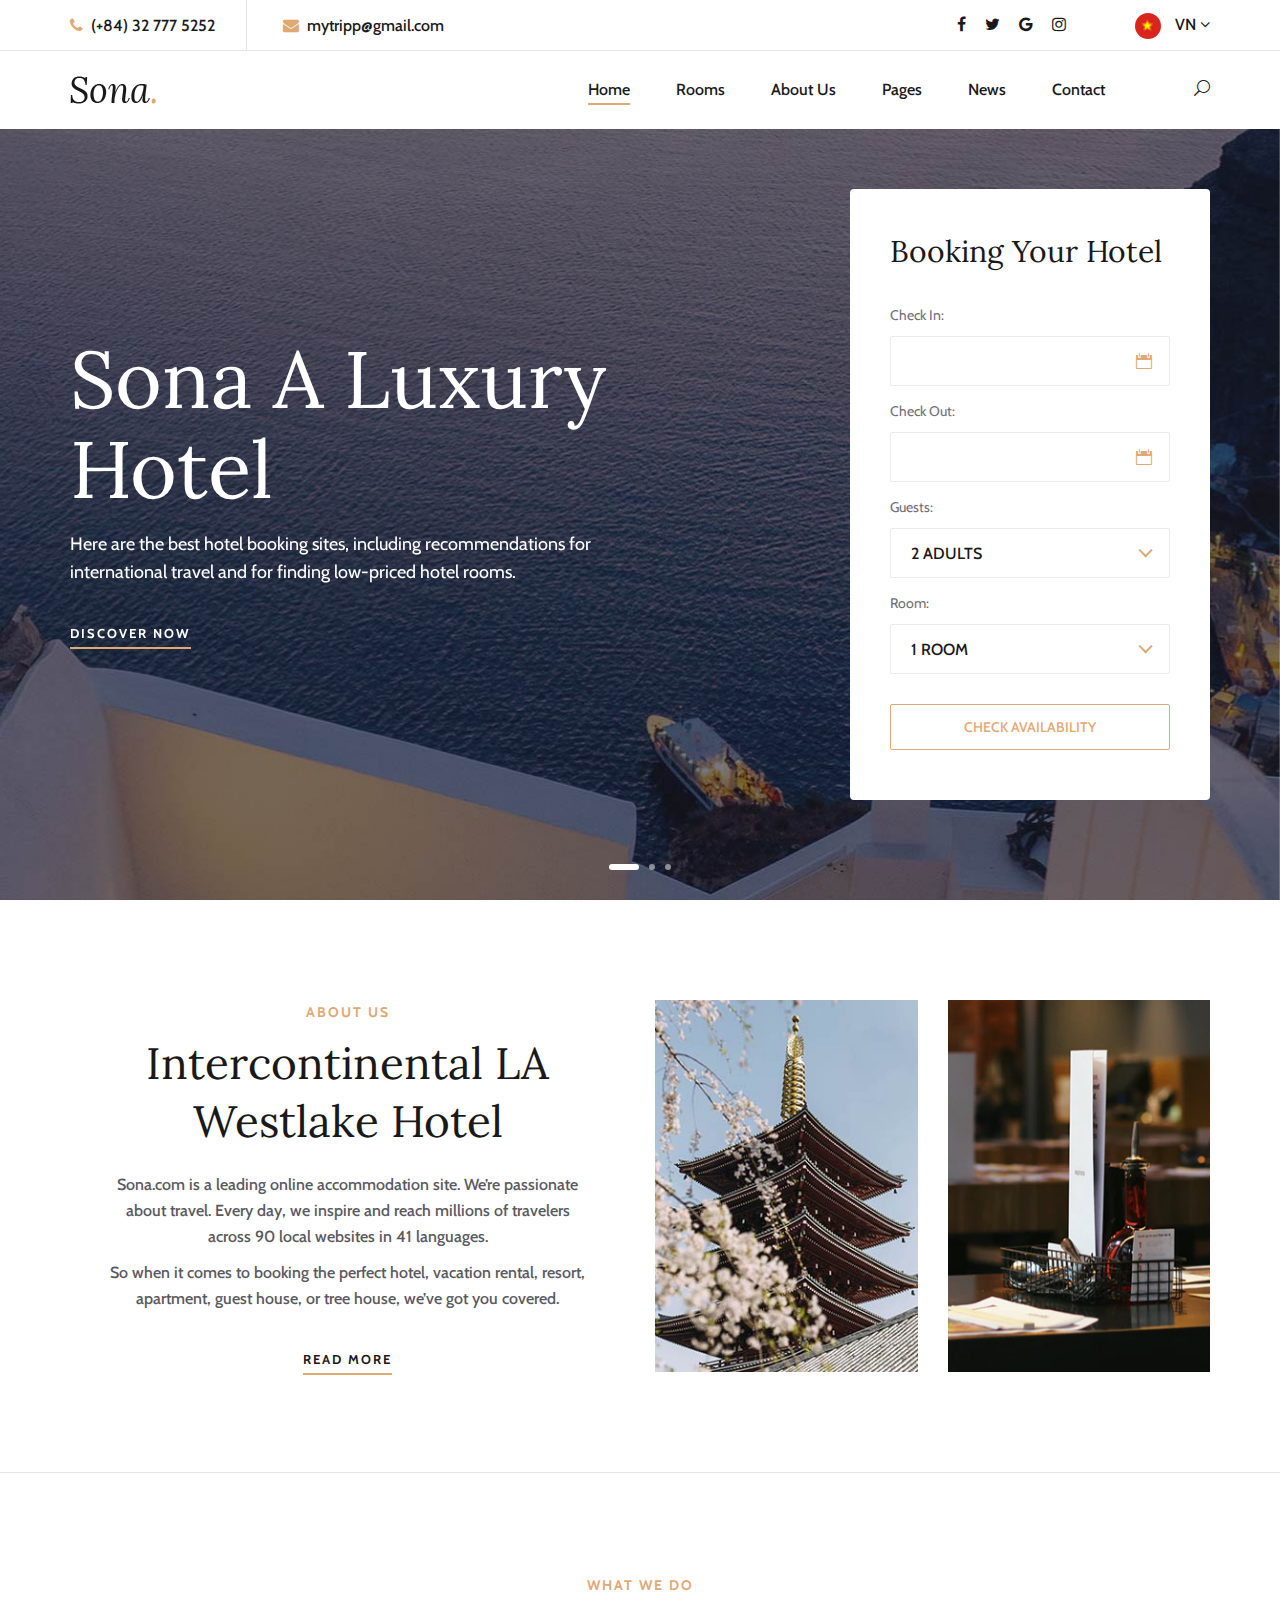
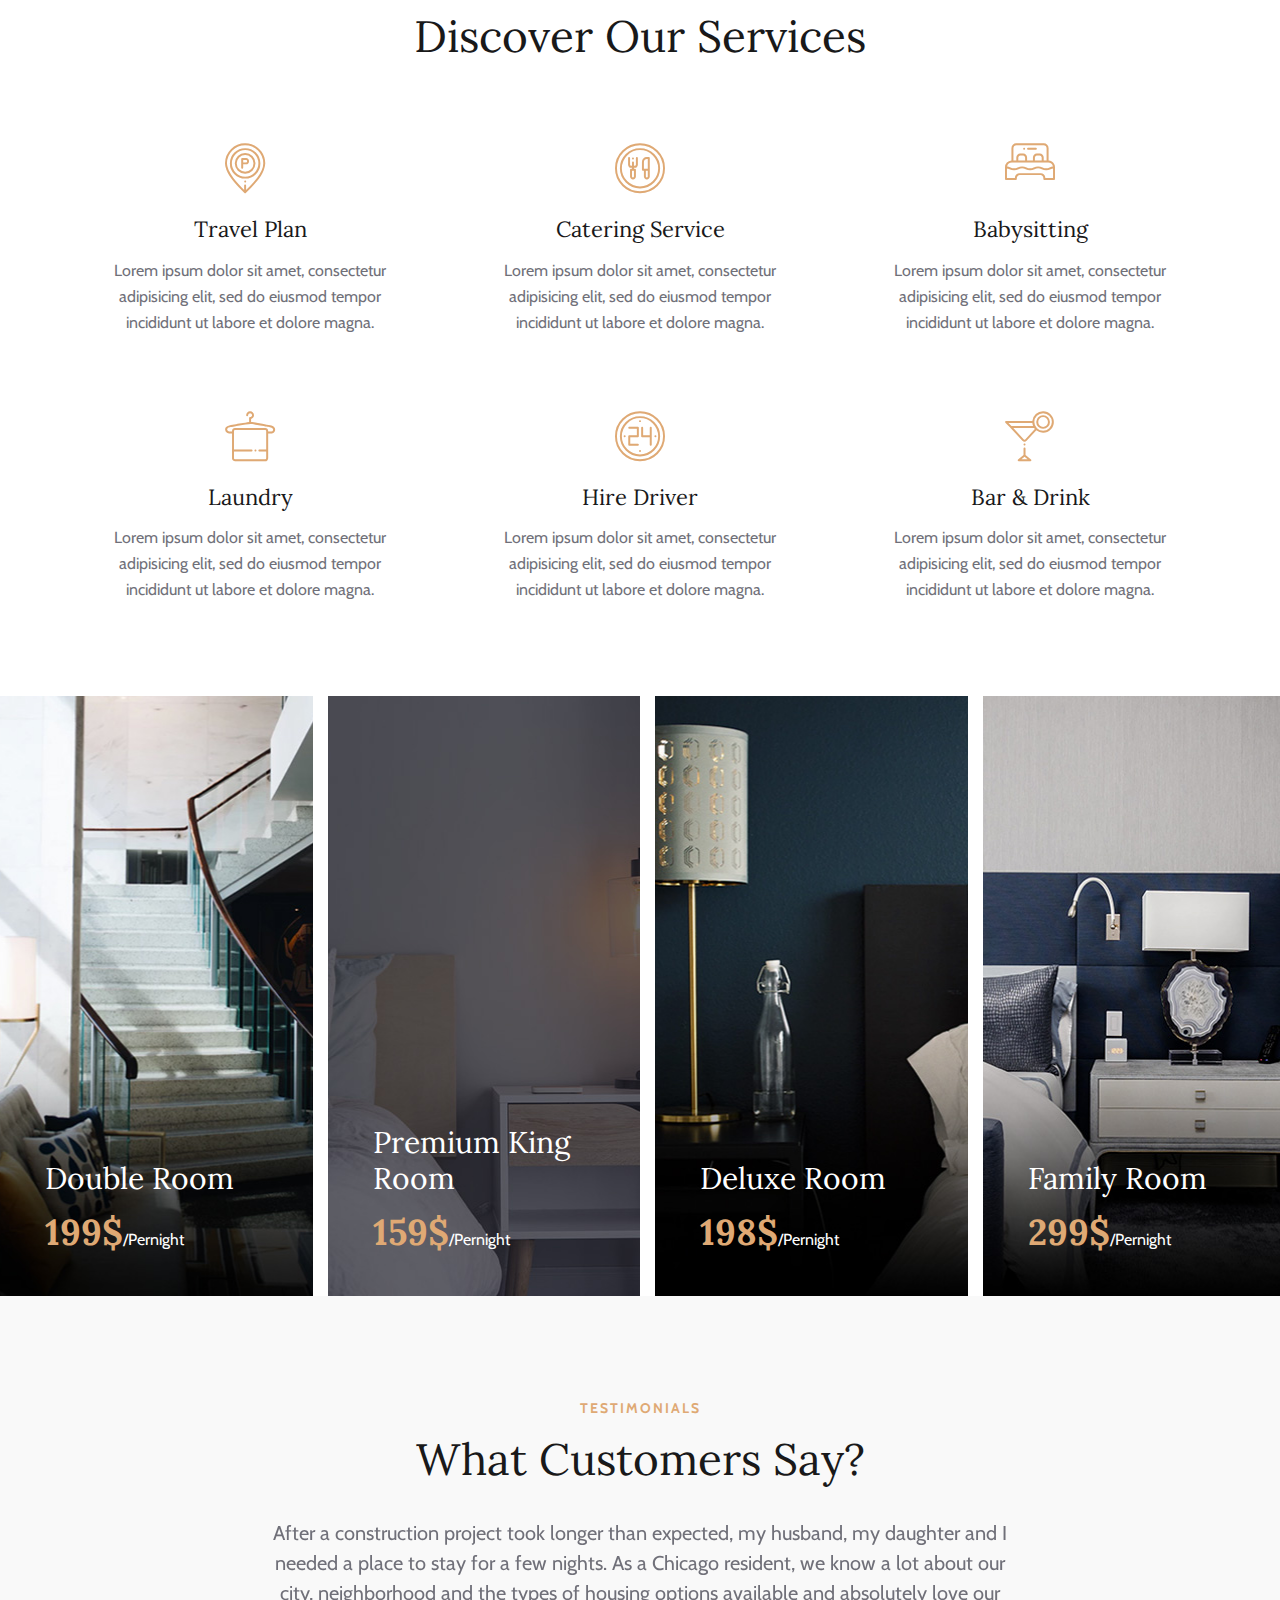
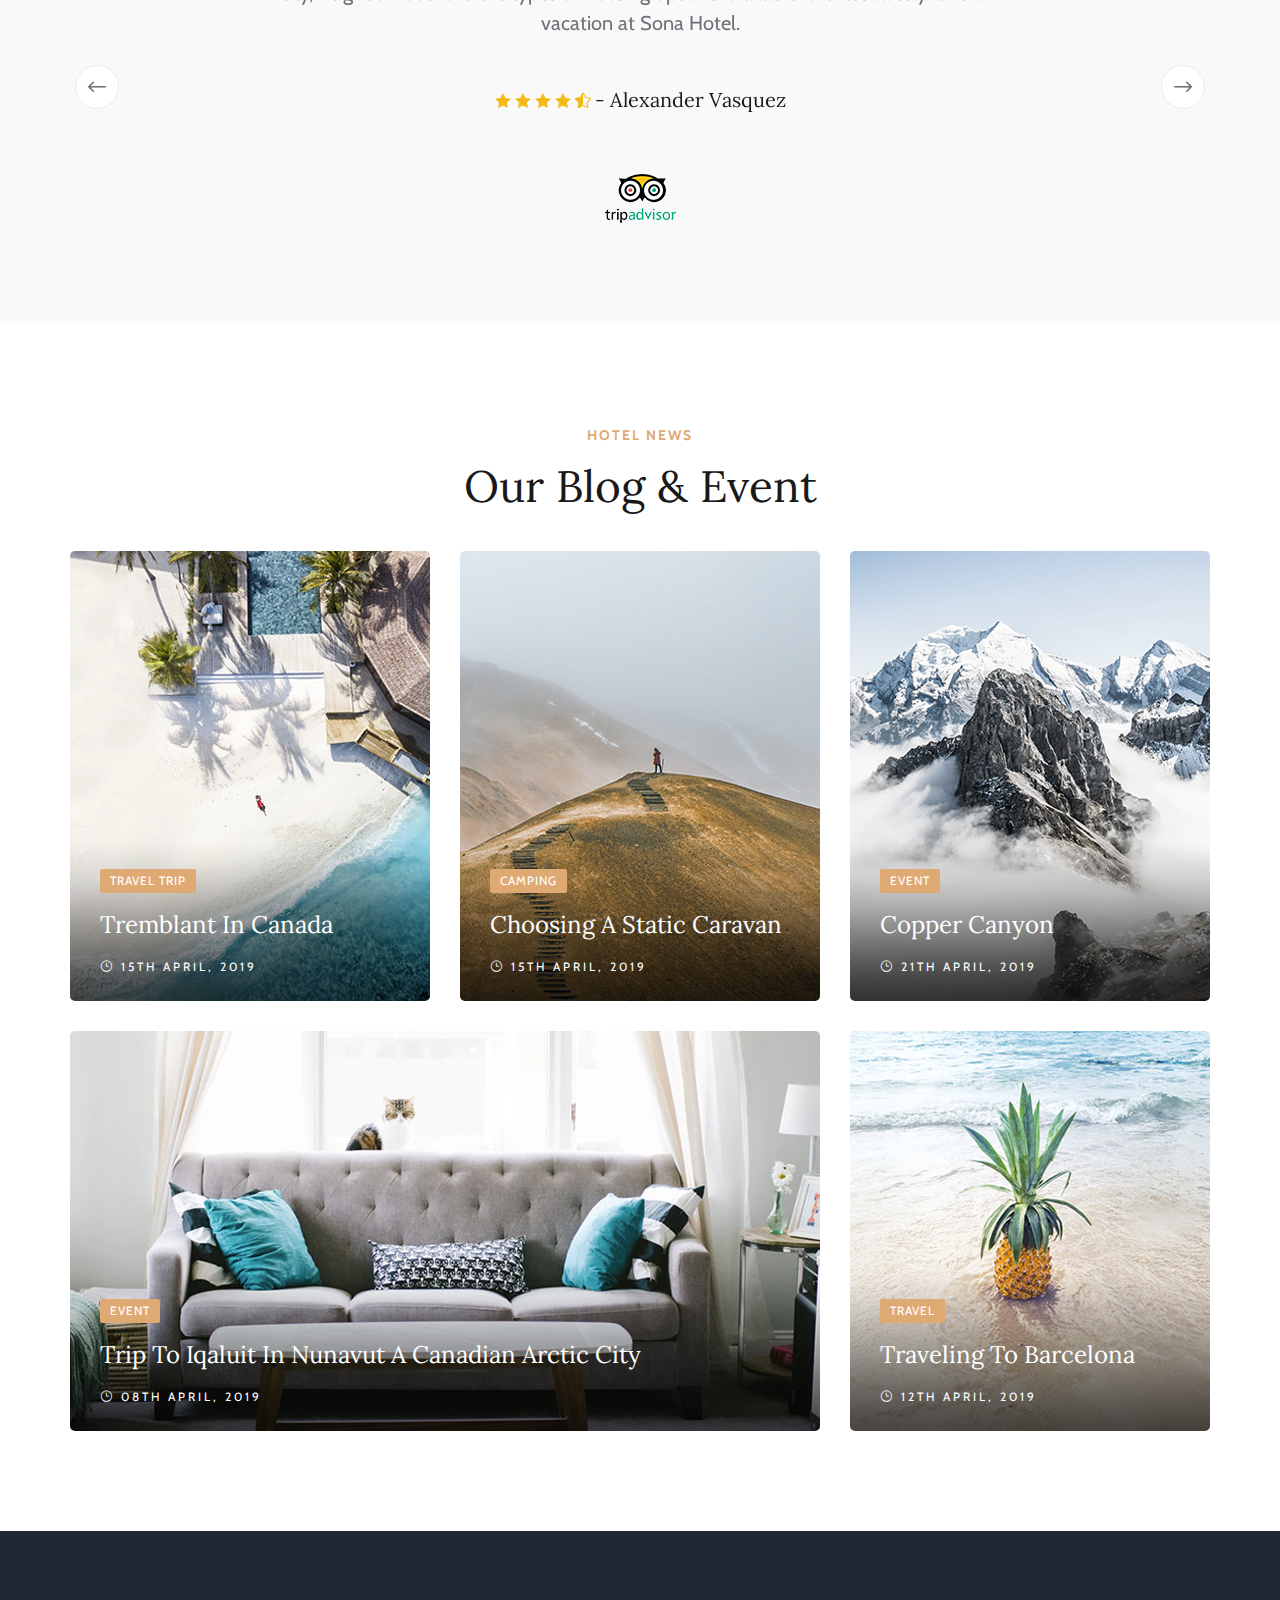
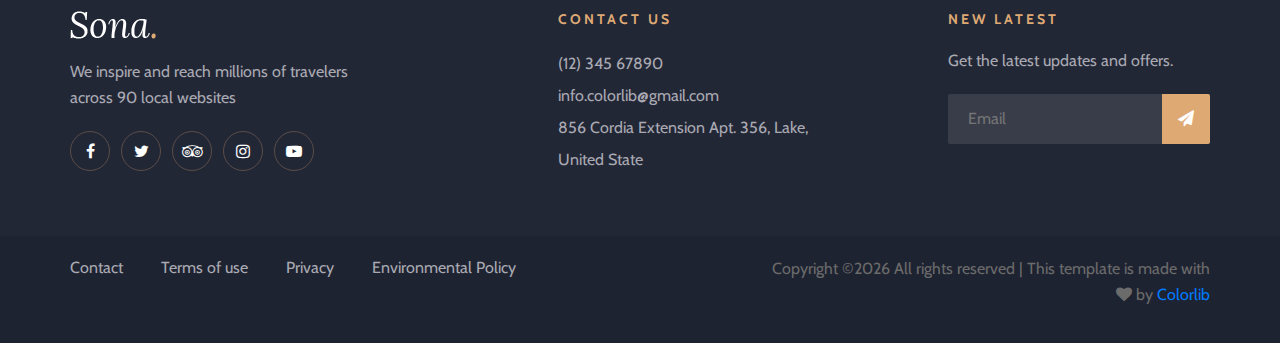
<file: sona/index.html>
<!DOCTYPE html>
<html lang="zxx">

<head>
    <meta charset="UTF-8">
    <meta name="description" content="Sona Template">
    <meta name="keywords" content="Sona, unica, creative, html">
    <meta name="viewport" content="width=device-width, initial-scale=1.0">
    <meta http-equiv="X-UA-Compatible" content="ie=edge">
    <title>My tripp</title>

    <!-- Google Font -->
    <link href="https://fonts.googleapis.com/css?family=Lora:400,700&display=swap" rel="stylesheet">
    <link href="https://fonts.googleapis.com/css?family=Cabin:400,500,600,700&display=swap" rel="stylesheet">

    <!-- Css Styles -->
    <link rel="stylesheet" href="css/bootstrap.min.css" type="text/css">
    <link rel="stylesheet" href="css/font-awesome.min.css" type="text/css">
    <link rel="stylesheet" href="css/elegant-icons.css" type="text/css">
    <link rel="stylesheet" href="css/flaticon.css" type="text/css">
    <link rel="stylesheet" href="css/owl.carousel.min.css" type="text/css">
    <link rel="stylesheet" href="css/nice-select.css" type="text/css">
    <link rel="stylesheet" href="css/jquery-ui.min.css" type="text/css">
    <link rel="stylesheet" href="css/magnific-popup.css" type="text/css">
    <link rel="stylesheet" href="css/slicknav.min.css" type="text/css">
    <link rel="stylesheet" href="css/style.css" type="text/css">
</head>

<body>
    <!-- Page Preloder -->
    <div id="preloder">
        <div class="loader"></div>
    </div>

    <!-- Offcanvas Menu Section Begin -->
    <div class="offcanvas-menu-overlay"></div>
    <div class="canvas-open">
        <i class="icon_menu"></i>
    </div>
    <div class="offcanvas-menu-wrapper">
        <div class="canvas-close">
            <i class="icon_close"></i>
        </div>
        <div class="search-icon  search-switch">
            <i class="icon_search"></i>
        </div>
        <div class="header-configure-area">
            <div class="language-option">
                <img src="img/vietnam-flag-square-icon-16.png" alt="">
                <span>VN <i class="fa fa-angle-down"></i></span>
                <div class="flag-dropdown">
                    <ul>
                        <li><a href="#">Zi</a></li>
                        <li><a href="#">Fr</a></li>
                    </ul>
                </div>
            </div>
            <!-- <a href="#" class="bk-btn">Booking Now</a> -->
        </div>
        <nav class="mainmenu mobile-menu">
            <ul>
                <li class="active"><a href="./index.html">Home</a></li>
                <li><a href="./rooms.html">Rooms</a></li>
                <li><a href="./about-us.html">About Us</a></li>
                <li><a href="./pages.html">Pages</a>
                    <ul class="dropdown">
                        <li><a href="./room-details.html">Room Details</a></li>
                        <li><a href="#">Deluxe Room</a></li>
                        <li><a href="#">Family Room</a></li>
                        <li><a href="#">Premium Room</a></li>
                    </ul>
                </li>
                <li><a href="./blog.html">News</a></li>
                <li><a href="./contact.html">Contact</a></li>
            </ul>
        </nav>
        <div id="mobile-menu-wrap"></div>
        <div class="top-social">
            <a href="#"><i class="fa fa-facebook"></i></a>
            <a href="#"><i class="fa fa-twitter"></i></a>
            <a href="#"><i class="fa fa-google"></i></a>
            <a href="#"><i class="fa fa-instagram"></i></a>
        </div>
        <ul class="top-widget">
            <li><i class="fa fa-phone"></i> (+84) 32 777 5252</li>
            <li><i class="fa fa-envelope"></i> mytripp@gmail.com</li>
        </ul>
    </div>
    <!-- Offcanvas Menu Section End -->

    <!-- Header Section Begin -->
    <header class="header-section">
        <div class="top-nav">
            <div class="container">
                <div class="row">
                    <div class="col-lg-6">
                        <ul class="tn-left">
                            <li><i class="fa fa-phone"></i> (+84) 32 777 5252</li>
                            <li><i class="fa fa-envelope"></i> mytripp@gmail.com</li>
                        </ul>
                    </div>
                    <div class="col-lg-6">
                        <div class="tn-right">
                            <div class="top-social">
                                <a href="#"><i class="fa fa-facebook"></i></a>
                                <a href="#"><i class="fa fa-twitter"></i></a>
                                <a href="#"><i class="fa fa-google"></i></a>
                                <a href="#"><i class="fa fa-instagram"></i></a>
                            </div>
                            <!-- <a href="#" class="bk-btn">Booking Now</a> -->
                            <div class="language-option">
                                <img src="img/vietnam-flag-square-icon-16.png" alt="">
                                <span>VN <i class="fa fa-angle-down"></i></span>
                                <div class="flag-dropdown">
                                    <ul>
                                        <li><a href="#">Zi</a></li>
                                        <li><a href="#">Fr</a></li>
                                    </ul>
                                </div>
                            </div>
                        </div>
                    </div>
                </div>
            </div>
        </div>
        <div class="menu-item">
            <div class="container">
                <div class="row">
                    <div class="col-lg-2">
                        <div class="logo">
                            <a href="./index.html">
                                <img src="img/logo.png" alt="">
                            </a>
                        </div>
                    </div>
                    <div class="col-lg-10">
                        <div class="nav-menu">
                            <nav class="mainmenu">
                                <ul>
                                    <li class="active"><a href="./index.html">Home</a></li>
                                    <li><a href="./rooms.html">Rooms</a></li>
                                    <li><a href="./about-us.html">About Us</a></li>
                                    <li><a href="./pages.html">Pages</a>
                                        <ul class="dropdown">
                                            <li><a href="./room-details.html">Room Details</a></li>
                                            <li><a href="./blog-details.html">Blog Details</a></li>
                                            <li><a href="#">Family Room</a></li>
                                            <li><a href="#">Premium Room</a></li>
                                        </ul>
                                    </li>
                                    <li><a href="./blog.html">News</a></li>
                                    <li><a href="./contact.html">Contact</a></li>
                                </ul>
                            </nav>
                            <div class="nav-right search-switch">
                                <i class="icon_search"></i>
                            </div>
                        </div>
                    </div>
                </div>
            </div>
        </div>
    </header>
    <!-- Header End -->

    <!-- Hero Section Begin -->
    <section class="hero-section">
        <div class="container">
            <div class="row">
                <div class="col-lg-6">
                    <div class="hero-text">
                        <h1>Sona A Luxury Hotel</h1>
                        <p>Here are the best hotel booking sites, including recommendations for international
                            travel and for finding low-priced hotel rooms.</p>
                        <a href="#" class="primary-btn">Discover Now</a>
                    </div>
                </div>
                <div class="col-xl-4 col-lg-5 offset-xl-2 offset-lg-1">
                    <div class="booking-form">
                        <h3>Booking Your Hotel</h3>
                        <form action="#">
                            <div class="check-date">
                                <label for="date-in">Check In:</label>
                                <input type="text" class="date-input" id="date-in">
                                <i class="icon_calendar"></i>
                            </div>
                            <div class="check-date">
                                <label for="date-out">Check Out:</label>
                                <input type="text" class="date-input" id="date-out">
                                <i class="icon_calendar"></i>
                            </div>
                            <div class="select-option">
                                <label for="guest">Guests:</label>
                                <select id="guest">
                                    <option value="">2 Adults</option>
                                    <option value="">3 Adults</option>
                                </select>
                            </div>
                            <div class="select-option">
                                <label for="room">Room:</label>
                                <select id="room">
                                    <option value="">1 Room</option>
                                    <option value="">2 Room</option>
                                </select>
                            </div>
                            <button type="submit">Check Availability</button>
                        </form>
                    </div>
                </div>
            </div>
        </div>
        <div class="hero-slider owl-carousel">
            <div class="hs-item set-bg" data-setbg="img/hero/hero-1.jpg"></div>
            <div class="hs-item set-bg" data-setbg="img/hero/hero-2.jpg"></div>
            <div class="hs-item set-bg" data-setbg="img/hero/hero-3.jpg"></div>
        </div>
    </section>
    <!-- Hero Section End -->

    <!-- About Us Section Begin -->
    <section class="aboutus-section spad">
        <div class="container">
            <div class="row">
                <div class="col-lg-6">
                    <div class="about-text">
                        <div class="section-title">
                            <span>About Us</span>
                            <h2>Intercontinental LA <br />Westlake Hotel</h2>
                        </div>
                        <p class="f-para">Sona.com is a leading online accommodation site. We’re passionate about
                            travel. Every day, we inspire and reach millions of travelers across 90 local websites in 41
                            languages.</p>
                        <p class="s-para">So when it comes to booking the perfect hotel, vacation rental, resort,
                            apartment, guest house, or tree house, we’ve got you covered.</p>
                        <a href="#" class="primary-btn about-btn">Read More</a>
                    </div>
                </div>
                <div class="col-lg-6">
                    <div class="about-pic">
                        <div class="row">
                            <div class="col-sm-6">
                                <img src="img/about/about-1.jpg" alt="">
                            </div>
                            <div class="col-sm-6">
                                <img src="img/about/about-2.jpg" alt="">
                            </div>
                        </div>
                    </div>
                </div>
            </div>
        </div>
    </section>
    <!-- About Us Section End -->

    <!-- Services Section End -->
    <section class="services-section spad">
        <div class="container">
            <div class="row">
                <div class="col-lg-12">
                    <div class="section-title">
                        <span>What We Do</span>
                        <h2>Discover Our Services</h2>
                    </div>
                </div>
            </div>
            <div class="row">
                <div class="col-lg-4 col-sm-6">
                    <div class="service-item">
                        <i class="flaticon-036-parking"></i>
                        <h4>Travel Plan</h4>
                        <p>Lorem ipsum dolor sit amet, consectetur adipisicing elit, sed do eiusmod tempor incididunt ut
                            labore et dolore magna.</p>
                    </div>
                </div>
                <div class="col-lg-4 col-sm-6">
                    <div class="service-item">
                        <i class="flaticon-033-dinner"></i>
                        <h4>Catering Service</h4>
                        <p>Lorem ipsum dolor sit amet, consectetur adipisicing elit, sed do eiusmod tempor incididunt ut
                            labore et dolore magna.</p>
                    </div>
                </div>
                <div class="col-lg-4 col-sm-6">
                    <div class="service-item">
                        <i class="flaticon-026-bed"></i>
                        <h4>Babysitting</h4>
                        <p>Lorem ipsum dolor sit amet, consectetur adipisicing elit, sed do eiusmod tempor incididunt ut
                            labore et dolore magna.</p>
                    </div>
                </div>
                <div class="col-lg-4 col-sm-6">
                    <div class="service-item">
                        <i class="flaticon-024-towel"></i>
                        <h4>Laundry</h4>
                        <p>Lorem ipsum dolor sit amet, consectetur adipisicing elit, sed do eiusmod tempor incididunt ut
                            labore et dolore magna.</p>
                    </div>
                </div>
                <div class="col-lg-4 col-sm-6">
                    <div class="service-item">
                        <i class="flaticon-044-clock-1"></i>
                        <h4>Hire Driver</h4>
                        <p>Lorem ipsum dolor sit amet, consectetur adipisicing elit, sed do eiusmod tempor incididunt ut
                            labore et dolore magna.</p>
                    </div>
                </div>
                <div class="col-lg-4 col-sm-6">
                    <div class="service-item">
                        <i class="flaticon-012-cocktail"></i>
                        <h4>Bar & Drink</h4>
                        <p>Lorem ipsum dolor sit amet, consectetur adipisicing elit, sed do eiusmod tempor incididunt ut
                            labore et dolore magna.</p>
                    </div>
                </div>
            </div>
        </div>
    </section>
    <!-- Services Section End -->

    <!-- Home Room Section Begin -->
    <section class="hp-room-section">
        <div class="container-fluid">
            <div class="hp-room-items">
                <div class="row">
                    <div class="col-lg-3 col-md-6">
                        <div class="hp-room-item set-bg" data-setbg="img/room/room-b1.jpg">
                            <div class="hr-text">
                                <h3>Double Room</h3>
                                <h2>199$<span>/Pernight</span></h2>
                                <table>
                                    <tbody>
                                        <tr>
                                            <td class="r-o">Size:</td>
                                            <td>30 ft</td>
                                        </tr>
                                        <tr>
                                            <td class="r-o">Capacity:</td>
                                            <td>Max persion 5</td>
                                        </tr>
                                        <tr>
                                            <td class="r-o">Bed:</td>
                                            <td>King Beds</td>
                                        </tr>
                                        <tr>
                                            <td class="r-o">Services:</td>
                                            <td>Wifi, Television, Bathroom,...</td>
                                        </tr>
                                    </tbody>
                                </table>
                                <a href="#" class="primary-btn">More Details</a>
                            </div>
                        </div>
                    </div>
                    <div class="col-lg-3 col-md-6">
                        <div class="hp-room-item set-bg" data-setbg="img/room/room-b2.jpg">
                            <div class="hr-text">
                                <h3>Premium King Room</h3>
                                <h2>159$<span>/Pernight</span></h2>
                                <table>
                                    <tbody>
                                        <tr>
                                            <td class="r-o">Size:</td>
                                            <td>30 ft</td>
                                        </tr>
                                        <tr>
                                            <td class="r-o">Capacity:</td>
                                            <td>Max persion 5</td>
                                        </tr>
                                        <tr>
                                            <td class="r-o">Bed:</td>
                                            <td>King Beds</td>
                                        </tr>
                                        <tr>
                                            <td class="r-o">Services:</td>
                                            <td>Wifi, Television, Bathroom,...</td>
                                        </tr>
                                    </tbody>
                                </table>
                                <a href="#" class="primary-btn">More Details</a>
                            </div>
                        </div>
                    </div>
                    <div class="col-lg-3 col-md-6">
                        <div class="hp-room-item set-bg" data-setbg="img/room/room-b3.jpg">
                            <div class="hr-text">
                                <h3>Deluxe Room</h3>
                                <h2>198$<span>/Pernight</span></h2>
                                <table>
                                    <tbody>
                                        <tr>
                                            <td class="r-o">Size:</td>
                                            <td>30 ft</td>
                                        </tr>
                                        <tr>
                                            <td class="r-o">Capacity:</td>
                                            <td>Max persion 5</td>
                                        </tr>
                                        <tr>
                                            <td class="r-o">Bed:</td>
                                            <td>King Beds</td>
                                        </tr>
                                        <tr>
                                            <td class="r-o">Services:</td>
                                            <td>Wifi, Television, Bathroom,...</td>
                                        </tr>
                                    </tbody>
                                </table>
                                <a href="#" class="primary-btn">More Details</a>
                            </div>
                        </div>
                    </div>
                    <div class="col-lg-3 col-md-6">
                        <div class="hp-room-item set-bg" data-setbg="img/room/room-b4.jpg">
                            <div class="hr-text">
                                <h3>Family Room</h3>
                                <h2>299$<span>/Pernight</span></h2>
                                <table>
                                    <tbody>
                                        <tr>
                                            <td class="r-o">Size:</td>
                                            <td>30 ft</td>
                                        </tr>
                                        <tr>
                                            <td class="r-o">Capacity:</td>
                                            <td>Max persion 5</td>
                                        </tr>
                                        <tr>
                                            <td class="r-o">Bed:</td>
                                            <td>King Beds</td>
                                        </tr>
                                        <tr>
                                            <td class="r-o">Services:</td>
                                            <td>Wifi, Television, Bathroom,...</td>
                                        </tr>
                                    </tbody>
                                </table>
                                <a href="#" class="primary-btn">More Details</a>
                            </div>
                        </div>
                    </div>
                </div>
            </div>
        </div>
    </section>
    <!-- Home Room Section End -->

    <!-- Testimonial Section Begin -->
    <section class="testimonial-section spad">
        <div class="container">
            <div class="row">
                <div class="col-lg-12">
                    <div class="section-title">
                        <span>Testimonials</span>
                        <h2>What Customers Say?</h2>
                    </div>
                </div>
            </div>
            <div class="row">
                <div class="col-lg-8 offset-lg-2">
                    <div class="testimonial-slider owl-carousel">
                        <div class="ts-item">
                            <p>After a construction project took longer than expected, my husband, my daughter and I
                                needed a place to stay for a few nights. As a Chicago resident, we know a lot about our
                                city, neighborhood and the types of housing options available and absolutely love our
                                vacation at Sona Hotel.</p>
                            <div class="ti-author">
                                <div class="rating">
                                    <i class="icon_star"></i>
                                    <i class="icon_star"></i>
                                    <i class="icon_star"></i>
                                    <i class="icon_star"></i>
                                    <i class="icon_star-half_alt"></i>
                                </div>
                                <h5> - Alexander Vasquez</h5>
                            </div>
                            <img src="img/testimonial-logo.png" alt="">
                        </div>
                        <div class="ts-item">
                            <p>After a construction project took longer than expected, my husband, my daughter and I
                                needed a place to stay for a few nights. As a Chicago resident, we know a lot about our
                                city, neighborhood and the types of housing options available and absolutely love our
                                vacation at Sona Hotel.</p>
                            <div class="ti-author">
                                <div class="rating">
                                    <i class="icon_star"></i>
                                    <i class="icon_star"></i>
                                    <i class="icon_star"></i>
                                    <i class="icon_star"></i>
                                    <i class="icon_star-half_alt"></i>
                                </div>
                                <h5> - Alexander Vasquez</h5>
                            </div>
                            <img src="img/testimonial-logo.png" alt="">
                        </div>
                    </div>
                </div>
            </div>
        </div>
    </section>
    <!-- Testimonial Section End -->

    <!-- Blog Section Begin -->
    <section class="blog-section spad">
        <div class="container">
            <div class="row">
                <div class="col-lg-12">
                    <div class="section-title">
                        <span>Hotel News</span>
                        <h2>Our Blog & Event</h2>
                    </div>
                </div>
            </div>
            <div class="row">
                <div class="col-lg-4">
                    <div class="blog-item set-bg" data-setbg="img/blog/blog-1.jpg">
                        <div class="bi-text">
                            <span class="b-tag">Travel Trip</span>
                            <h4><a href="#">Tremblant In Canada</a></h4>
                            <div class="b-time"><i class="icon_clock_alt"></i> 15th April, 2019</div>
                        </div>
                    </div>
                </div>
                <div class="col-lg-4">
                    <div class="blog-item set-bg" data-setbg="img/blog/blog-2.jpg">
                        <div class="bi-text">
                            <span class="b-tag">Camping</span>
                            <h4><a href="#">Choosing A Static Caravan</a></h4>
                            <div class="b-time"><i class="icon_clock_alt"></i> 15th April, 2019</div>
                        </div>
                    </div>
                </div>
                <div class="col-lg-4">
                    <div class="blog-item set-bg" data-setbg="img/blog/blog-3.jpg">
                        <div class="bi-text">
                            <span class="b-tag">Event</span>
                            <h4><a href="#">Copper Canyon</a></h4>
                            <div class="b-time"><i class="icon_clock_alt"></i> 21th April, 2019</div>
                        </div>
                    </div>
                </div>
                <div class="col-lg-8">
                    <div class="blog-item small-size set-bg" data-setbg="img/blog/blog-wide.jpg">
                        <div class="bi-text">
                            <span class="b-tag">Event</span>
                            <h4><a href="#">Trip To Iqaluit In Nunavut A Canadian Arctic City</a></h4>
                            <div class="b-time"><i class="icon_clock_alt"></i> 08th April, 2019</div>
                        </div>
                    </div>
                </div>
                <div class="col-lg-4">
                    <div class="blog-item small-size set-bg" data-setbg="img/blog/blog-10.jpg">
                        <div class="bi-text">
                            <span class="b-tag">Travel</span>
                            <h4><a href="#">Traveling To Barcelona</a></h4>
                            <div class="b-time"><i class="icon_clock_alt"></i> 12th April, 2019</div>
                        </div>
                    </div>
                </div>
            </div>
        </div>
    </section>
    <!-- Blog Section End -->

    <!-- Footer Section Begin -->
    <footer class="footer-section">
        <div class="container">
            <div class="footer-text">
                <div class="row">
                    <div class="col-lg-4">
                        <div class="ft-about">
                            <div class="logo">
                                <a href="#">
                                    <img src="img/footer-logo.png" alt="">
                                </a>
                            </div>
                            <p>We inspire and reach millions of travelers<br /> across 90 local websites</p>
                            <div class="fa-social">
                                <a href="#"><i class="fa fa-facebook"></i></a>
                                <a href="#"><i class="fa fa-twitter"></i></a>
                                <a href="#"><i class="fa fa-tripadvisor"></i></a>
                                <a href="#"><i class="fa fa-instagram"></i></a>
                                <a href="#"><i class="fa fa-youtube-play"></i></a>
                            </div>
                        </div>
                    </div>
                    <div class="col-lg-3 offset-lg-1">
                        <div class="ft-contact">
                            <h6>Contact Us</h6>
                            <ul>
                                <li>(12) 345 67890</li>
                                <li>info.colorlib@gmail.com</li>
                                <li>856 Cordia Extension Apt. 356, Lake, United State</li>
                            </ul>
                        </div>
                    </div>
                    <div class="col-lg-3 offset-lg-1">
                        <div class="ft-newslatter">
                            <h6>New latest</h6>
                            <p>Get the latest updates and offers.</p>
                            <form action="#" class="fn-form">
                                <input type="text" placeholder="Email">
                                <button type="submit"><i class="fa fa-send"></i></button>
                            </form>
                        </div>
                    </div>
                </div>
            </div>
        </div>
        <div class="copyright-option">
            <div class="container">
                <div class="row">
                    <div class="col-lg-7">
                        <ul>
                            <li><a href="#">Contact</a></li>
                            <li><a href="#">Terms of use</a></li>
                            <li><a href="#">Privacy</a></li>
                            <li><a href="#">Environmental Policy</a></li>
                        </ul>
                    </div>
                    <div class="col-lg-5">
                        <div class="co-text"><p><!-- Link back to Colorlib can't be removed. Template is licensed under CC BY 3.0. -->
  Copyright &copy;<script>document.write(new Date().getFullYear());</script> All rights reserved | This template is made with <i class="fa fa-heart" aria-hidden="true"></i> by <a href="https://colorlib.com" target="_blank">Colorlib</a>
  <!-- Link back to Colorlib can't be removed. Template is licensed under CC BY 3.0. --></p></div>
                    </div>
                </div>
            </div>
        </div>
    </footer>
    <!-- Footer Section End -->

    <!-- Search model Begin -->
    <div class="search-model">
        <div class="h-100 d-flex align-items-center justify-content-center">
            <div class="search-close-switch"><i class="icon_close"></i></div>
            <form class="search-model-form">
                <input type="text" id="search-input" placeholder="Search here.....">
            </form>
        </div>
    </div>
    <!-- Search model end -->

    <!-- Js Plugins -->
    <script src="js/jquery-3.3.1.min.js"></script>
    <script src="js/bootstrap.min.js"></script>
    <script src="js/jquery.magnific-popup.min.js"></script>
    <script src="js/jquery.nice-select.min.js"></script>
    <script src="js/jquery-ui.min.js"></script>
    <script src="js/jquery.slicknav.js"></script>
    <script src="js/owl.carousel.min.js"></script>
    <script src="js/main.js"></script>
</body>

</html>
</file>
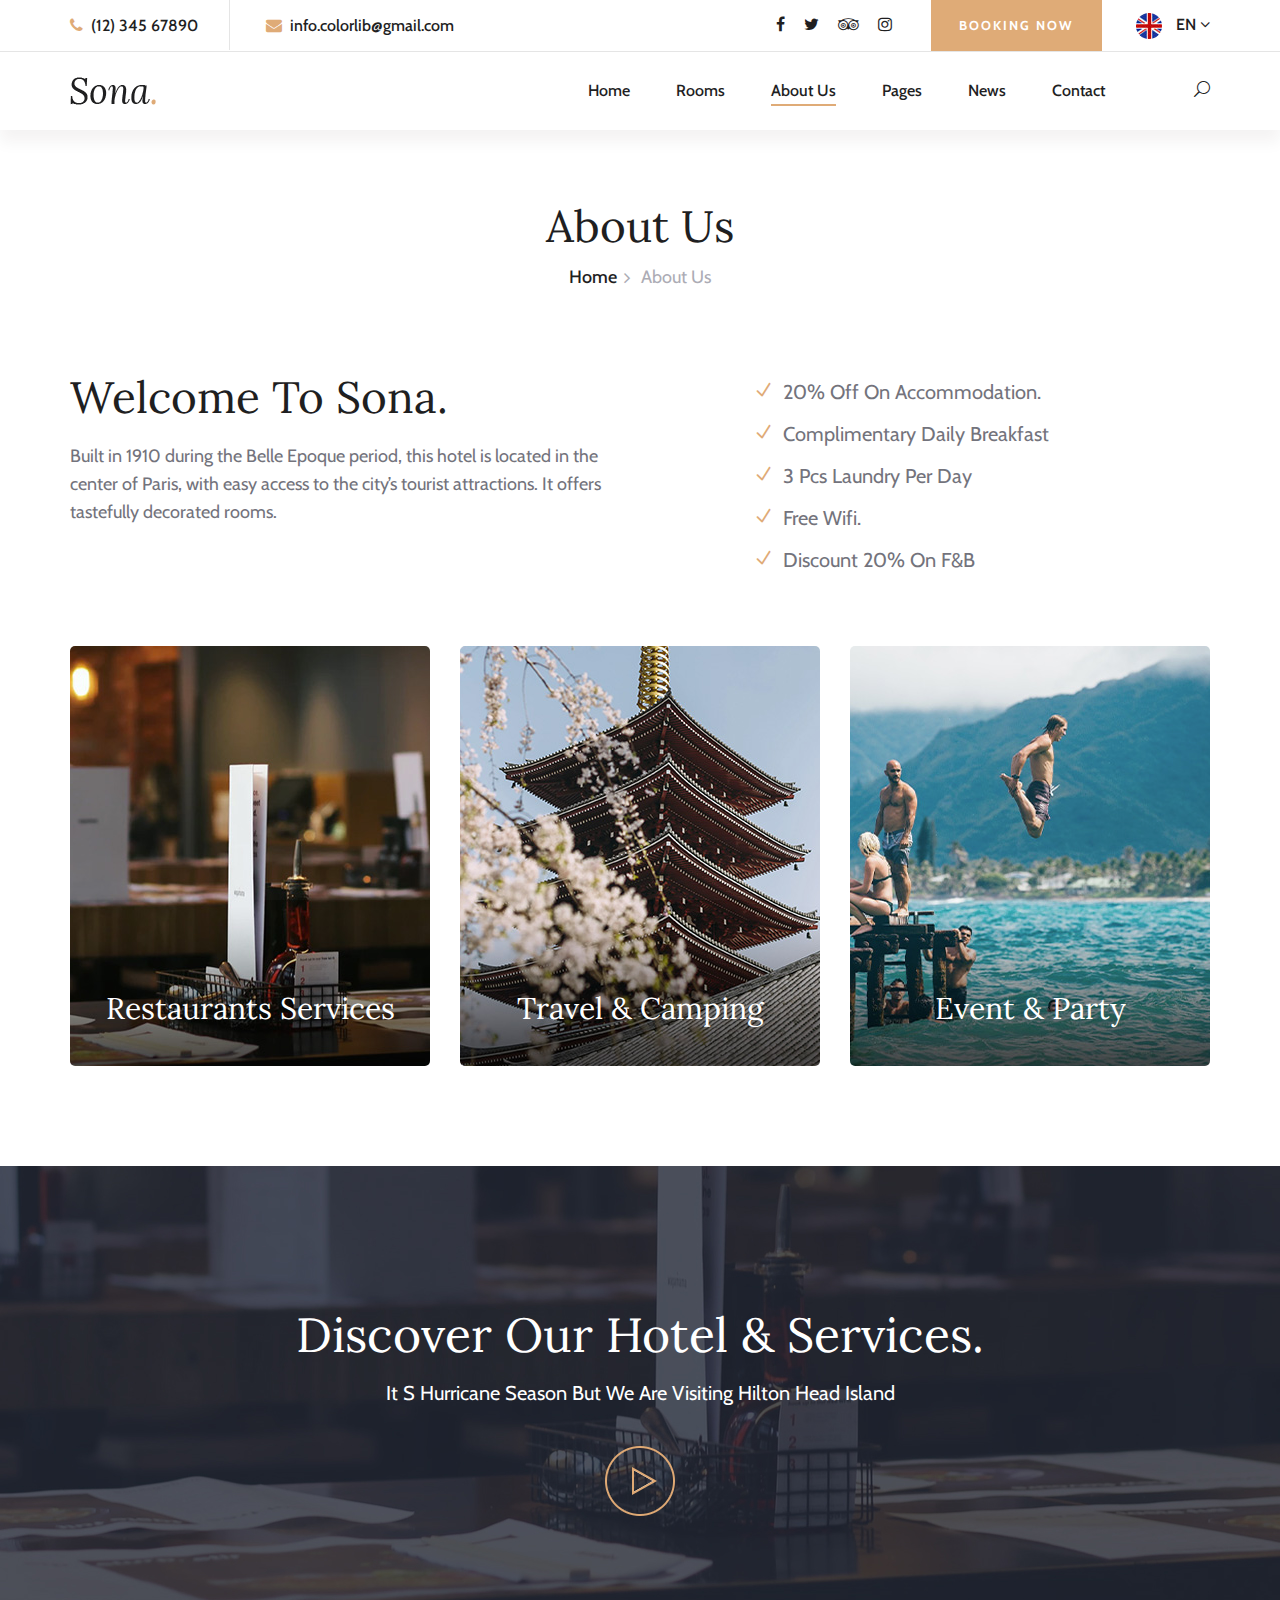
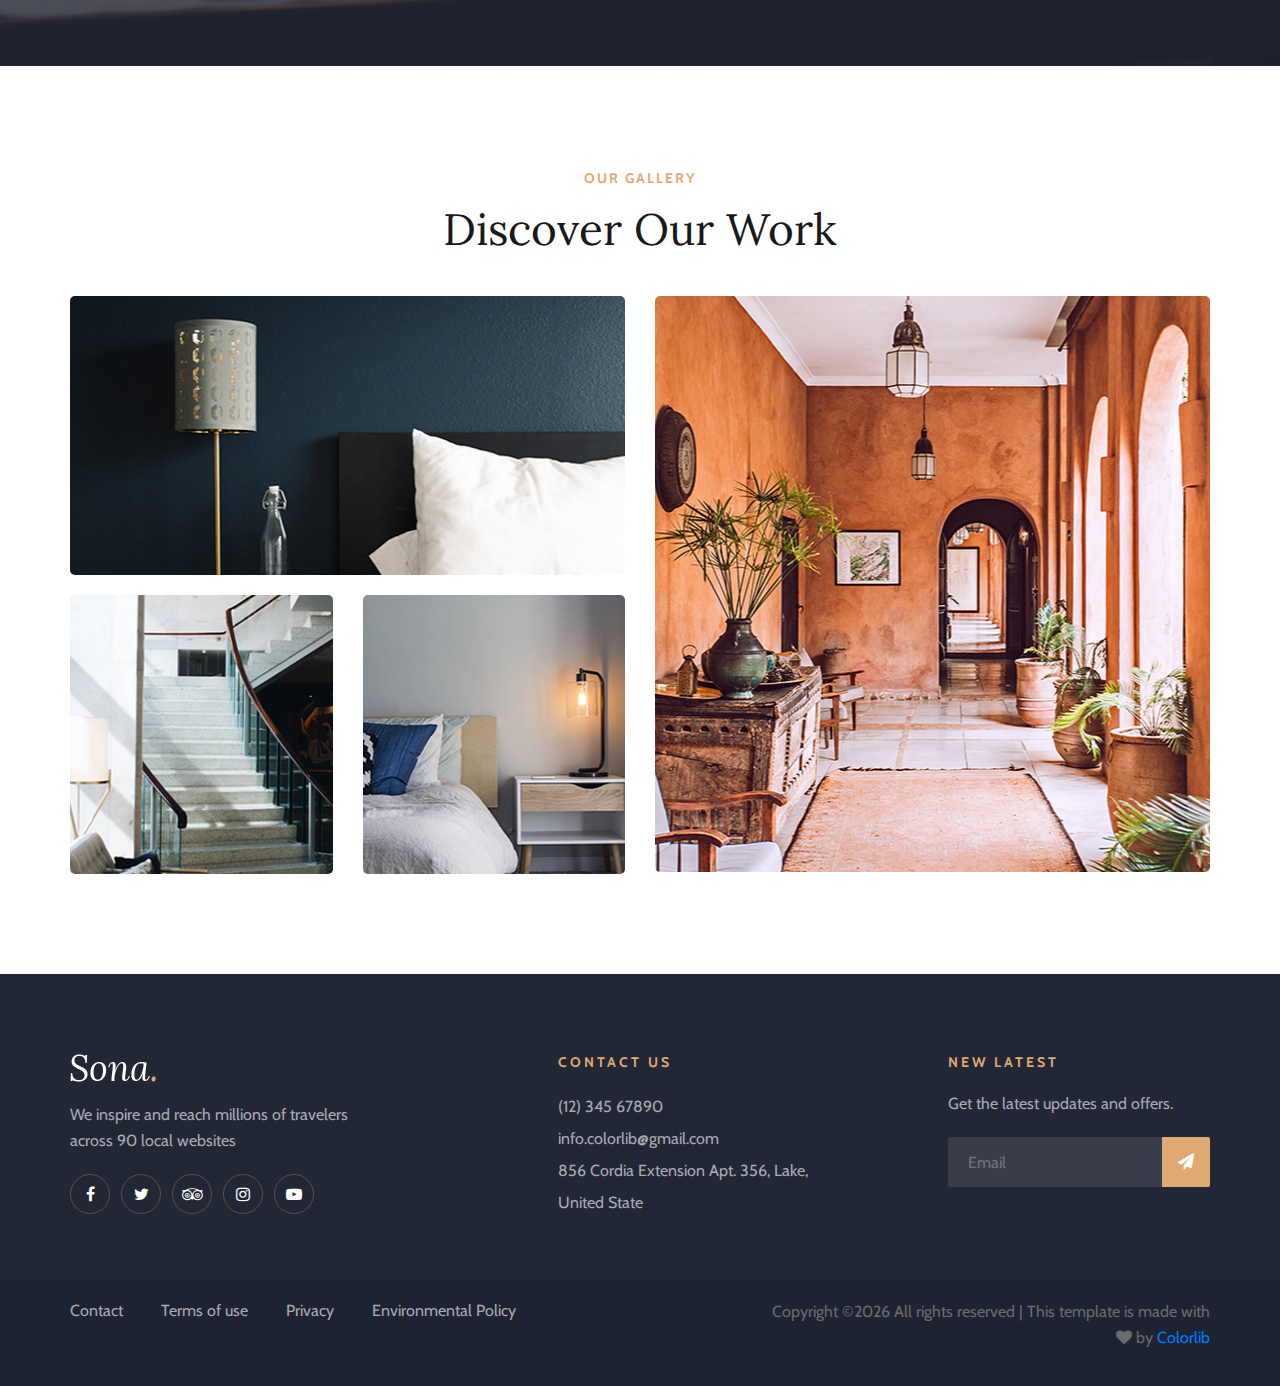
<file: sona/about-us.html>
<!DOCTYPE html>
<html lang="zxx">

<head>
    <meta charset="UTF-8">
    <meta name="description" content="Sona Template">
    <meta name="keywords" content="Sona, unica, creative, html">
    <meta name="viewport" content="width=device-width, initial-scale=1.0">
    <meta http-equiv="X-UA-Compatible" content="ie=edge">
    <title>Sona | Template</title>

    <!-- Google Font -->
    <link href="https://fonts.googleapis.com/css?family=Lora:400,700&display=swap" rel="stylesheet">
    <link href="https://fonts.googleapis.com/css?family=Cabin:400,500,600,700&display=swap" rel="stylesheet">

    <!-- Css Styles -->
    <link rel="stylesheet" href="css/bootstrap.min.css" type="text/css">
    <link rel="stylesheet" href="css/font-awesome.min.css" type="text/css">
    <link rel="stylesheet" href="css/elegant-icons.css" type="text/css">
    <link rel="stylesheet" href="css/flaticon.css" type="text/css">
    <link rel="stylesheet" href="css/owl.carousel.min.css" type="text/css">
    <link rel="stylesheet" href="css/nice-select.css" type="text/css">
    <link rel="stylesheet" href="css/jquery-ui.min.css" type="text/css">
    <link rel="stylesheet" href="css/magnific-popup.css" type="text/css">
    <link rel="stylesheet" href="css/slicknav.min.css" type="text/css">
    <link rel="stylesheet" href="css/style.css" type="text/css">
</head>

<body>
    <!-- Page Preloder -->
    <div id="preloder">
        <div class="loader"></div>
    </div>

    <!-- Offcanvas Menu Section Begin -->
    <div class="offcanvas-menu-overlay"></div>
    <div class="canvas-open">
        <i class="icon_menu"></i>
    </div>
    <div class="offcanvas-menu-wrapper">
        <div class="canvas-close">
            <i class="icon_close"></i>
        </div>
        <div class="search-icon search-switch">
            <i class="icon_search"></i>
        </div>
        <div class="header-configure-area">
            <div class="language-option">
                <img src="img/flag.jpg" alt="">
                <span>EN <i class="fa fa-angle-down"></i></span>
                <div class="flag-dropdown">
                    <ul>
                        <li><a href="#">Zi</a></li>
                        <li><a href="#">Fr</a></li>
                    </ul>
                </div>
            </div>
            <a href="#" class="bk-btn">Booking Now</a>
        </div>
        <nav class="mainmenu mobile-menu">
            <ul>
                <li class="active"><a href="./index.html">Home</a></li>
                <li><a href="./rooms.html">Rooms</a></li>
                <li><a href="./about-us.html">About Us</a></li>
                <li><a href="./pages.html">Pages</a>
                    <ul class="dropdown">
                        <li><a href="./room-details.html">Room Details</a></li>
                        <li><a href="./blog-details.html">Blog Details</a></li>
                        <li><a href="#">Family Room</a></li>
                        <li><a href="#">Premium Room</a></li>
                    </ul>
                </li>
                <li><a href="./blog.html">News</a></li>
                <li><a href="./contact.html">Contact</a></li>
            </ul>
        </nav>
        <div id="mobile-menu-wrap"></div>
        <div class="top-social">
            <a href="#"><i class="fa fa-facebook"></i></a>
            <a href="#"><i class="fa fa-twitter"></i></a>
            <a href="#"><i class="fa fa-tripadvisor"></i></a>
            <a href="#"><i class="fa fa-instagram"></i></a>
        </div>
        <ul class="top-widget">
            <li><i class="fa fa-phone"></i> (12) 345 67890</li>
            <li><i class="fa fa-envelope"></i> info.colorlib@gmail.com</li>
        </ul>
    </div>
    <!-- Offcanvas Menu Section End -->

    <!-- Header Section Begin -->
    <header class="header-section header-normal">
        <div class="top-nav">
            <div class="container">
                <div class="row">
                    <div class="col-lg-6">
                        <ul class="tn-left">
                            <li><i class="fa fa-phone"></i> (12) 345 67890</li>
                            <li><i class="fa fa-envelope"></i> info.colorlib@gmail.com</li>
                        </ul>
                    </div>
                    <div class="col-lg-6">
                        <div class="tn-right">
                            <div class="top-social">
                                <a href="#"><i class="fa fa-facebook"></i></a>
                                <a href="#"><i class="fa fa-twitter"></i></a>
                                <a href="#"><i class="fa fa-tripadvisor"></i></a>
                                <a href="#"><i class="fa fa-instagram"></i></a>
                            </div>
                            <a href="#" class="bk-btn">Booking Now</a>
                            <div class="language-option">
                                <img src="img/flag.jpg" alt="">
                                <span>EN <i class="fa fa-angle-down"></i></span>
                                <div class="flag-dropdown">
                                    <ul>
                                        <li><a href="#">Zi</a></li>
                                        <li><a href="#">Fr</a></li>
                                    </ul>
                                </div>
                            </div>
                        </div>
                    </div>
                </div>
            </div>
        </div>
        <div class="menu-item">
            <div class="container">
                <div class="row">
                    <div class="col-lg-2">
                        <div class="logo">
                            <a href="./index.html">
                                <img src="img/logo.png" alt="">
                            </a>
                        </div>
                    </div>
                    <div class="col-lg-10">
                        <div class="nav-menu">
                            <nav class="mainmenu">
                                <ul>
                                    <li><a href="./index.html">Home</a></li>
                                    <li><a href="./rooms.html">Rooms</a></li>
                                    <li class="active"><a href="./about-us.html">About Us</a></li>
                                    <li><a href="./pages.html">Pages</a>
                                        <ul class="dropdown">
                                            <li><a href="./room-details.html">Room Details</a></li>
                                            <li><a href="./blog-details.html">Blog Details</a></li>
                                            <li><a href="#">Family Room</a></li>
                                            <li><a href="#">Premium Room</a></li>
                                        </ul>
                                    </li>
                                    <li><a href="./blog.html">News</a></li>
                                    <li><a href="./contact.html">Contact</a></li>
                                </ul>
                            </nav>
                            <div class="nav-right search-switch">
                                <i class="icon_search"></i>
                            </div>
                        </div>
                    </div>
                </div>
            </div>
        </div>
    </header>
    <!-- Header End -->

    <!-- Breadcrumb Section Begin -->
    <div class="breadcrumb-section">
        <div class="container">
            <div class="row">
                <div class="col-lg-12">
                    <div class="breadcrumb-text">
                        <h2>About Us</h2>
                        <div class="bt-option">
                            <a href="./index.html">Home</a>
                            <span>About Us</span>
                        </div>
                    </div>
                </div>
            </div>
        </div>
    </div>
    <!-- Breadcrumb Section End -->

    <!-- About Us Page Section Begin -->
    <section class="aboutus-page-section spad">
        <div class="container">
            <div class="about-page-text">
                <div class="row">
                    <div class="col-lg-6">
                        <div class="ap-title">
                            <h2>Welcome To Sona.</h2>
                            <p>Built in 1910 during the Belle Epoque period, this hotel is located in the center of
                                Paris, with easy access to the city’s tourist attractions. It offers tastefully
                                decorated rooms.</p>
                        </div>
                    </div>
                    <div class="col-lg-5 offset-lg-1">
                        <ul class="ap-services">
                            <li><i class="icon_check"></i> 20% Off On Accommodation.</li>
                            <li><i class="icon_check"></i> Complimentary Daily Breakfast</li>
                            <li><i class="icon_check"></i> 3 Pcs Laundry Per Day</li>
                            <li><i class="icon_check"></i> Free Wifi.</li>
                            <li><i class="icon_check"></i> Discount 20% On F&B</li>
                        </ul>
                    </div>
                </div>
            </div>
            <div class="about-page-services">
                <div class="row">
                    <div class="col-md-4">
                        <div class="ap-service-item set-bg" data-setbg="img/about/about-p1.jpg">
                            <div class="api-text">
                                <h3>Restaurants Services</h3>
                            </div>
                        </div>
                    </div>
                    <div class="col-md-4">
                        <div class="ap-service-item set-bg" data-setbg="img/about/about-p2.jpg">
                            <div class="api-text">
                                <h3>Travel & Camping</h3>
                            </div>
                        </div>
                    </div>
                    <div class="col-md-4">
                        <div class="ap-service-item set-bg" data-setbg="img/about/about-p3.jpg">
                            <div class="api-text">
                                <h3>Event & Party</h3>
                            </div>
                        </div>
                    </div>
                </div>
            </div>
        </div>
    </section>
    <!-- About Us Page Section End -->

    <!-- Video Section Begin -->
    <section class="video-section set-bg" data-setbg="img/video-bg.jpg">
        <div class="container">
            <div class="row">
                <div class="col-lg-12">
                    <div class="video-text">
                        <h2>Discover Our Hotel & Services.</h2>
                        <p>It S Hurricane Season But We Are Visiting Hilton Head Island</p>
                        <a href="https://www.youtube.com/watch?v=EzKkl64rRbM" class="play-btn video-popup"><img
                                src="img/play.png" alt=""></a>
                    </div>
                </div>
            </div>
        </div>
    </section>
    <!-- Video Section End -->

    <!-- Gallery Section Begin -->
    <section class="gallery-section spad">
        <div class="container">
            <div class="row">
                <div class="col-lg-12">
                    <div class="section-title">
                        <span>Our Gallery</span>
                        <h2>Discover Our Work</h2>
                    </div>
                </div>
            </div>
            <div class="row">
                <div class="col-lg-6">
                    <div class="gallery-item set-bg" data-setbg="img/gallery/gallery-1.jpg">
                        <div class="gi-text">
                            <h3>Room Luxury</h3>
                        </div>
                    </div>
                    <div class="row">
                        <div class="col-sm-6">
                            <div class="gallery-item set-bg" data-setbg="img/gallery/gallery-3.jpg">
                                <div class="gi-text">
                                    <h3>Room Luxury</h3>
                                </div>
                            </div>
                        </div>
                        <div class="col-sm-6">
                            <div class="gallery-item set-bg" data-setbg="img/gallery/gallery-4.jpg">
                                <div class="gi-text">
                                    <h3>Room Luxury</h3>
                                </div>
                            </div>
                        </div>
                    </div>
                </div>
                <div class="col-lg-6">
                    <div class="gallery-item large-item set-bg" data-setbg="img/gallery/gallery-2.jpg">
                        <div class="gi-text">
                            <h3>Room Luxury</h3>
                        </div>
                    </div>
                </div>
            </div>
        </div>
    </section>
    <!-- Gallery Section End -->

    <!-- Footer Section Begin -->
    <footer class="footer-section">
        <div class="container">
            <div class="footer-text">
                <div class="row">
                    <div class="col-lg-4">
                        <div class="ft-about">
                            <div class="logo">
                                <a href="#">
                                    <img src="img/footer-logo.png" alt="">
                                </a>
                            </div>
                            <p>We inspire and reach millions of travelers<br /> across 90 local websites</p>
                            <div class="fa-social">
                                <a href="#"><i class="fa fa-facebook"></i></a>
                                <a href="#"><i class="fa fa-twitter"></i></a>
                                <a href="#"><i class="fa fa-tripadvisor"></i></a>
                                <a href="#"><i class="fa fa-instagram"></i></a>
                                <a href="#"><i class="fa fa-youtube-play"></i></a>
                            </div>
                        </div>
                    </div>
                    <div class="col-lg-3 offset-lg-1">
                        <div class="ft-contact">
                            <h6>Contact Us</h6>
                            <ul>
                                <li>(12) 345 67890</li>
                                <li>info.colorlib@gmail.com</li>
                                <li>856 Cordia Extension Apt. 356, Lake, United State</li>
                            </ul>
                        </div>
                    </div>
                    <div class="col-lg-3 offset-lg-1">
                        <div class="ft-newslatter">
                            <h6>New latest</h6>
                            <p>Get the latest updates and offers.</p>
                            <form action="#" class="fn-form">
                                <input type="text" placeholder="Email">
                                <button type="submit"><i class="fa fa-send"></i></button>
                            </form>
                        </div>
                    </div>
                </div>
            </div>
        </div>
        <div class="copyright-option">
            <div class="container">
                <div class="row">
                    <div class="col-lg-7">
                        <ul>
                            <li><a href="#">Contact</a></li>
                            <li><a href="#">Terms of use</a></li>
                            <li><a href="#">Privacy</a></li>
                            <li><a href="#">Environmental Policy</a></li>
                        </ul>
                    </div>
                    <div class="col-lg-5">
                        <div class="co-text"><p><!-- Link back to Colorlib can't be removed. Template is licensed under CC BY 3.0. -->
  Copyright &copy;<script>document.write(new Date().getFullYear());</script> All rights reserved | This template is made with <i class="fa fa-heart" aria-hidden="true"></i> by <a href="https://colorlib.com" target="_blank">Colorlib</a>
  <!-- Link back to Colorlib can't be removed. Template is licensed under CC BY 3.0. --></p></div>
                    </div>
                </div>
            </div>
        </div>
    </footer>
    <!-- Footer Section End -->

    <!-- Search model Begin -->
    <div class="search-model">
        <div class="h-100 d-flex align-items-center justify-content-center">
            <div class="search-close-switch"><i class="icon_close"></i></div>
            <form class="search-model-form">
                <input type="text" id="search-input" placeholder="Search here.....">
            </form>
        </div>
    </div>
    <!-- Search model end -->

    <!-- Js Plugins -->
    <script src="js/jquery-3.3.1.min.js"></script>
    <script src="js/bootstrap.min.js"></script>
    <script src="js/jquery.magnific-popup.min.js"></script>
    <script src="js/jquery.nice-select.min.js"></script>
    <script src="js/jquery-ui.min.js"></script>
    <script src="js/jquery.slicknav.js"></script>
    <script src="js/owl.carousel.min.js"></script>
    <script src="js/main.js"></script>
</body>

</html>
</file>
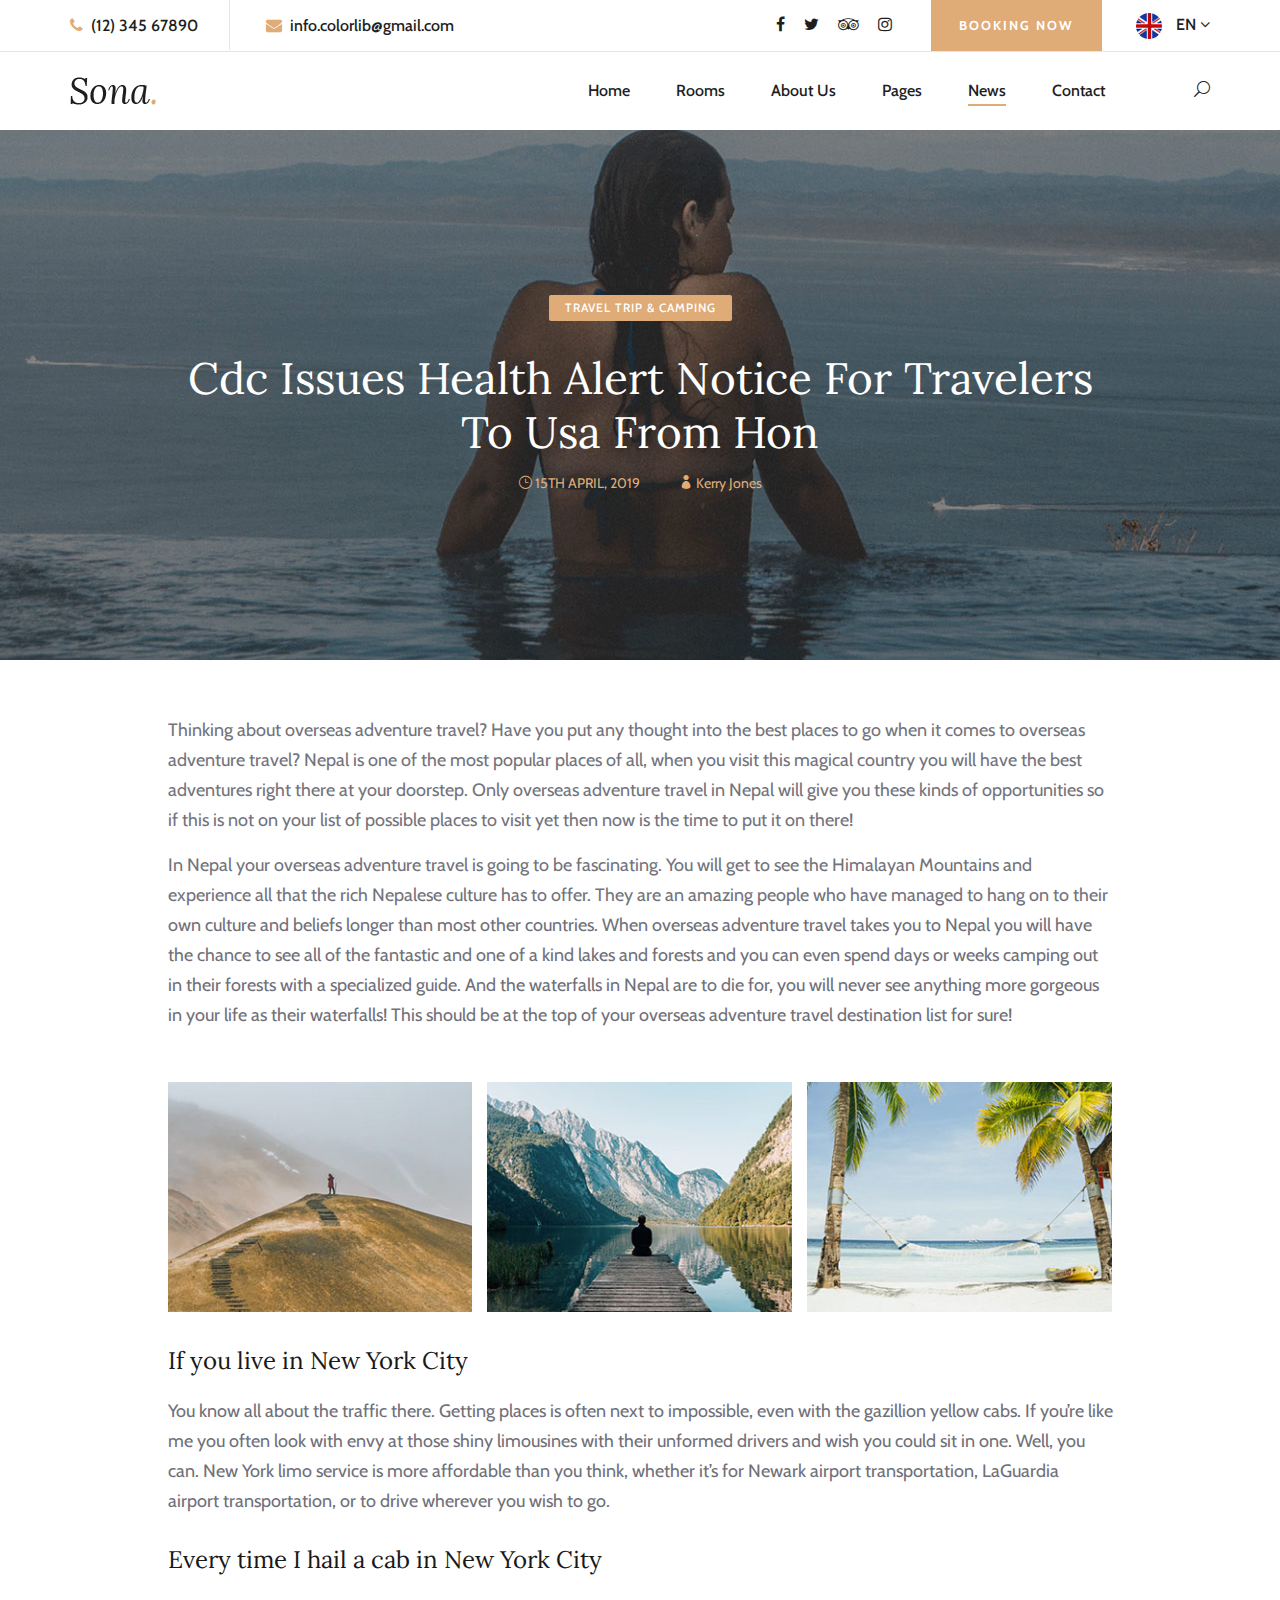
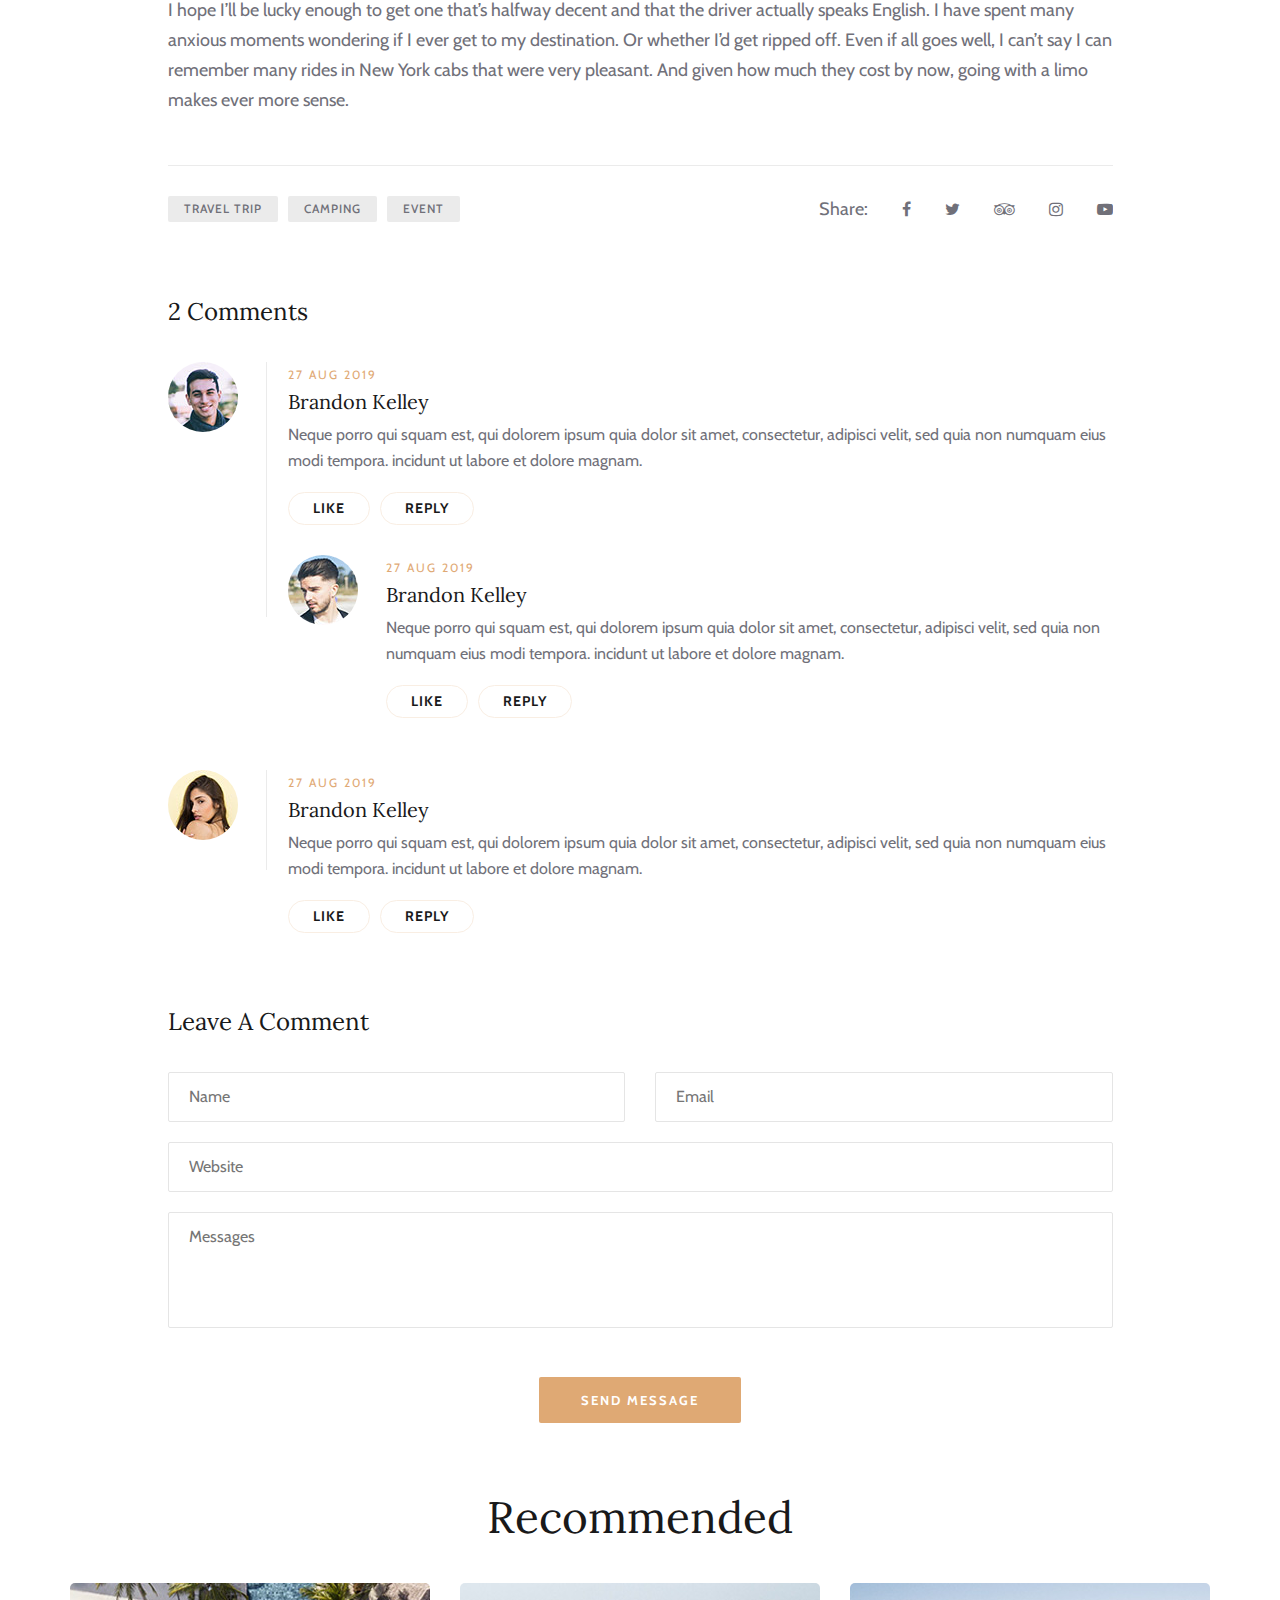
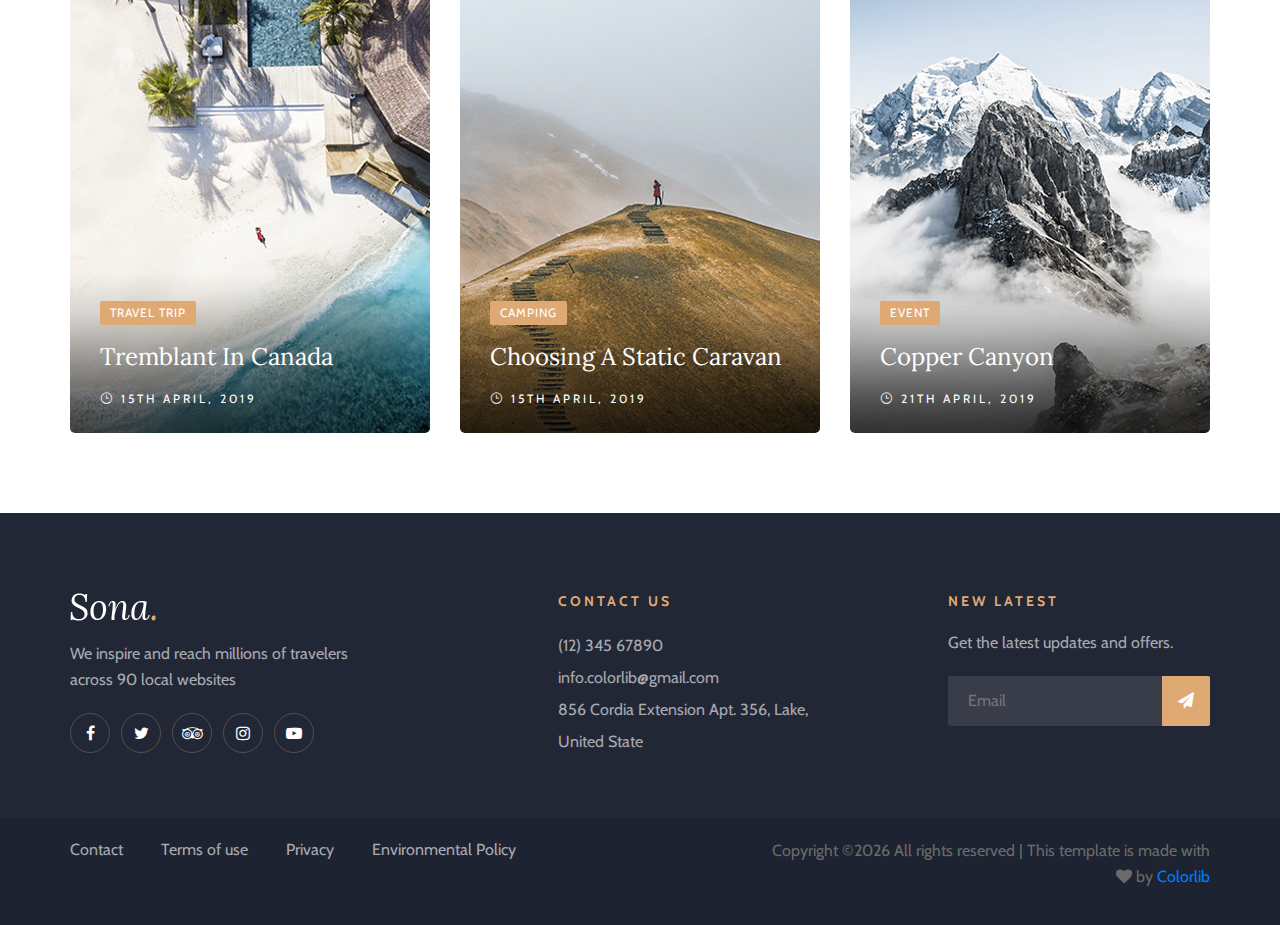
<file: sona/blog-details.html>
<!DOCTYPE html>
<html lang="zxx">

<head>
    <meta charset="UTF-8">
    <meta name="description" content="Sona Template">
    <meta name="keywords" content="Sona, unica, creative, html">
    <meta name="viewport" content="width=device-width, initial-scale=1.0">
    <meta http-equiv="X-UA-Compatible" content="ie=edge">
    <title>Sona | Template</title>

    <!-- Google Font -->
    <link href="https://fonts.googleapis.com/css?family=Lora:400,700&display=swap" rel="stylesheet">
    <link href="https://fonts.googleapis.com/css?family=Cabin:400,500,600,700&display=swap" rel="stylesheet">

    <!-- Css Styles -->
    <link rel="stylesheet" href="css/bootstrap.min.css" type="text/css">
    <link rel="stylesheet" href="css/font-awesome.min.css" type="text/css">
    <link rel="stylesheet" href="css/elegant-icons.css" type="text/css">
    <link rel="stylesheet" href="css/flaticon.css" type="text/css">
    <link rel="stylesheet" href="css/owl.carousel.min.css" type="text/css">
    <link rel="stylesheet" href="css/nice-select.css" type="text/css">
    <link rel="stylesheet" href="css/jquery-ui.min.css" type="text/css">
    <link rel="stylesheet" href="css/magnific-popup.css" type="text/css">
    <link rel="stylesheet" href="css/slicknav.min.css" type="text/css">
    <link rel="stylesheet" href="css/style.css" type="text/css">
</head>

<body>
    <!-- Page Preloder -->
    <div id="preloder">
        <div class="loader"></div>
    </div>

    <!-- Offcanvas Menu Section Begin -->
    <div class="offcanvas-menu-overlay"></div>
    <div class="canvas-open">
        <i class="icon_menu"></i>
    </div>
    <div class="offcanvas-menu-wrapper">
        <div class="canvas-close">
            <i class="icon_close"></i>
        </div>
        <div class="search-icon search-switch">
            <i class="icon_search"></i>
        </div>
        <div class="header-configure-area">
            <div class="language-option">
                <img src="img/flag.jpg" alt="">
                <span>EN <i class="fa fa-angle-down"></i></span>
                <div class="flag-dropdown">
                    <ul>
                        <li><a href="#">Zi</a></li>
                        <li><a href="#">Fr</a></li>
                    </ul>
                </div>
            </div>
            <a href="#" class="bk-btn">Booking Now</a>
        </div>
        <nav class="mainmenu mobile-menu">
            <ul>
                <li class="active"><a href="./index.html">Home</a></li>
                <li><a href="./rooms.html">Rooms</a></li>
                <li><a href="./about-us.html">About Us</a></li>
                <li><a href="./pages.html">Pages</a>
                    <ul class="dropdown">
                        <li><a href="./room-details.html">Room Details</a></li>
                        <li><a href="./blog-details.html">Blog Details</a></li>
                        <li><a href="#">Family Room</a></li>
                        <li><a href="#">Premium Room</a></li>
                    </ul>
                </li>
                <li><a href="./blog.html">News</a></li>
                <li><a href="./contact.html">Contact</a></li>
            </ul>
        </nav>
        <div id="mobile-menu-wrap"></div>
        <div class="top-social">
            <a href="#"><i class="fa fa-facebook"></i></a>
            <a href="#"><i class="fa fa-twitter"></i></a>
            <a href="#"><i class="fa fa-tripadvisor"></i></a>
            <a href="#"><i class="fa fa-instagram"></i></a>
        </div>
        <ul class="top-widget">
            <li><i class="fa fa-phone"></i> (12) 345 67890</li>
            <li><i class="fa fa-envelope"></i> info.colorlib@gmail.com</li>
        </ul>
    </div>
    <!-- Offcanvas Menu Section End -->

    <!-- Header Section Begin -->
    <header class="header-section">
        <div class="top-nav">
            <div class="container">
                <div class="row">
                    <div class="col-lg-6">
                        <ul class="tn-left">
                            <li><i class="fa fa-phone"></i> (12) 345 67890</li>
                            <li><i class="fa fa-envelope"></i> info.colorlib@gmail.com</li>
                        </ul>
                    </div>
                    <div class="col-lg-6">
                        <div class="tn-right">
                            <div class="top-social">
                                <a href="#"><i class="fa fa-facebook"></i></a>
                                <a href="#"><i class="fa fa-twitter"></i></a>
                                <a href="#"><i class="fa fa-tripadvisor"></i></a>
                                <a href="#"><i class="fa fa-instagram"></i></a>
                            </div>
                            <a href="#" class="bk-btn">Booking Now</a>
                            <div class="language-option">
                                <img src="img/flag.jpg" alt="">
                                <span>EN <i class="fa fa-angle-down"></i></span>
                                <div class="flag-dropdown">
                                    <ul>
                                        <li><a href="#">Zi</a></li>
                                        <li><a href="#">Fr</a></li>
                                    </ul>
                                </div>
                            </div>
                        </div>
                    </div>
                </div>
            </div>
        </div>
        <div class="menu-item">
            <div class="container">
                <div class="row">
                    <div class="col-lg-2">
                        <div class="logo">
                            <a href="./index.html">
                                <img src="img/logo.png" alt="">
                            </a>
                        </div>
                    </div>
                    <div class="col-lg-10">
                        <div class="nav-menu">
                            <nav class="mainmenu">
                                <ul>
                                    <li><a href="./index.html">Home</a></li>
                                    <li><a href="./rooms.html">Rooms</a></li>
                                    <li><a href="./about-us.html">About Us</a></li>
                                    <li><a href="./pages.html">Pages</a>
                                        <ul class="dropdown">
                                            <li><a href="./room-details.html">Room Details</a></li>
                                            <li><a href="./blog-details.html">Blog Details</a></li>
                                            <li><a href="#">Family Room</a></li>
                                            <li><a href="#">Premium Room</a></li>
                                        </ul>
                                    </li>
                                    <li class="active"><a href="./blog.html">News</a></li>
                                    <li><a href="./contact.html">Contact</a></li>
                                </ul>
                            </nav>
                            <div class="nav-right search-switch">
                                <i class="icon_search"></i>
                            </div>
                        </div>
                    </div>
                </div>
            </div>
        </div>
    </header>
    <!-- Header End -->

    <!-- Blog Details Hero Section Begin -->
    <section class="blog-details-hero set-bg" data-setbg="img/blog/blog-details/blog-details-hero.jpg">
        <div class="container">
            <div class="row">
                <div class="col-lg-10 offset-lg-1">
                    <div class="bd-hero-text">
                        <span>Travel Trip & Camping</span>
                        <h2>Cdc Issues Health Alert Notice For Travelers To Usa From Hon</h2>
                        <ul>
                            <li class="b-time"><i class="icon_clock_alt"></i> 15th April, 2019</li>
                            <li><i class="icon_profile"></i> Kerry Jones</li>
                        </ul>
                    </div>
                </div>
            </div>
        </div>
    </section>
    <!-- Blog Details Hero End -->

    <!-- Blog Details Section Begin -->
    <section class="blog-details-section">
        <div class="container">
            <div class="row">
                <div class="col-lg-10 offset-lg-1">
                    <div class="blog-details-text">
                        <div class="bd-title">
                            <p>Thinking about overseas adventure travel? Have you put any thought into the best places
                                to go when it comes to overseas adventure travel? Nepal is one of the most popular
                                places of all, when you visit this magical country you will have the best adventures
                                right there at your doorstep. Only overseas adventure travel in Nepal will give you
                                these kinds of opportunities so if this is not on your list of possible places to visit
                                yet then now is the time to put it on there!</p>
                            <p>In Nepal your overseas adventure travel is going to be fascinating. You will get to see
                                the Himalayan Mountains and experience all that the rich Nepalese culture has to offer.
                                They are an amazing people who have managed to hang on to their own culture and beliefs
                                longer than most other countries. When overseas adventure travel takes you to Nepal you
                                will have the chance to see all of the fantastic and one of a kind lakes and forests and
                                you can even spend days or weeks camping out in their forests with a specialized guide.
                                And the waterfalls in Nepal are to die for, you will never see anything more gorgeous in
                                your life as their waterfalls! This should be at the top of your overseas adventure
                                travel destination list for sure!</p>
                        </div>
                        <div class="bd-pic">
                            <div class="bp-item">
                                <img src="img/blog/blog-details/blog-details-1.jpg" alt="">
                            </div>
                            <div class="bp-item">
                                <img src="img/blog/blog-details/blog-details-2.jpg" alt="">
                            </div>
                            <div class="bp-item">
                                <img src="img/blog/blog-details/blog-details-3.jpg" alt="">
                            </div>
                        </div>
                        <div class="bd-more-text">
                            <div class="bm-item">
                                <h4>If you live in New York City</h4>
                                <p>You know all about the traffic there. Getting places is often next to impossible,
                                    even with the gazillion yellow cabs. If you’re like me you often look with envy at
                                    those shiny limousines with their unformed drivers and wish you could sit in one.
                                    Well, you can. New York limo service is more affordable than you think, whether it’s
                                    for Newark airport transportation, LaGuardia airport transportation, or to drive
                                    wherever you wish to go.</p>
                            </div>
                            <div class="bm-item">
                                <h4>Every time I hail a cab in New York City</h4>
                                <p>I hope I’ll be lucky enough to get one that’s halfway decent and that the driver
                                    actually speaks English. I have spent many anxious moments wondering if I ever get
                                    to my destination. Or whether I’d get ripped off. Even if all goes well, I can’t say
                                    I can remember many rides in New York cabs that were very pleasant. And given how
                                    much they cost by now, going with a limo makes ever more sense.</p>
                            </div>
                        </div>
                        <div class="tag-share">
                            <div class="tags">
                                <a href="#">Travel Trip</a>
                                <a href="#">Camping</a>
                                <a href="#">Event</a>
                            </div>
                            <div class="social-share">
                                <span>Share:</span>
                                <a href="#"><i class="fa fa-facebook"></i></a>
                                <a href="#"><i class="fa fa-twitter"></i></a>
                                <a href="#"><i class="fa fa-tripadvisor"></i></a>
                                <a href="#"><i class="fa fa-instagram"></i></a>
                                <a href="#"><i class="fa fa-youtube-play"></i></a>
                            </div>
                        </div>
                        <div class="comment-option">
                            <h4>2 Comments</h4>
                            <div class="single-comment-item first-comment">
                                <div class="sc-author">
                                    <img src="img/blog/blog-details/avatar/avatar-1.jpg" alt="">
                                </div>
                                <div class="sc-text">
                                    <span>27 Aug 2019</span>
                                    <h5>Brandon Kelley</h5>
                                    <p>Neque porro qui squam est, qui dolorem ipsum quia dolor sit amet, consectetur,
                                        adipisci velit, sed quia non numquam eius modi tempora. incidunt ut labore et
                                        dolore magnam.</p>
                                    <a href="#" class="comment-btn">Like</a>
                                    <a href="#" class="comment-btn">Reply</a>
                                </div>
                            </div>
                            <div class="single-comment-item reply-comment">
                                <div class="sc-author">
                                    <img src="img/blog/blog-details/avatar/avatar-2.jpg" alt="">
                                </div>
                                <div class="sc-text">
                                    <span>27 Aug 2019</span>
                                    <h5>Brandon Kelley</h5>
                                    <p>Neque porro qui squam est, qui dolorem ipsum quia dolor sit amet, consectetur,
                                        adipisci velit, sed quia non numquam eius modi tempora. incidunt ut labore et
                                        dolore magnam.</p>
                                    <a href="#" class="comment-btn like-btn">Like</a>
                                    <a href="#" class="comment-btn reply-btn">Reply</a>
                                </div>
                            </div>
                            <div class="single-comment-item second-comment ">
                                <div class="sc-author">
                                    <img src="img/blog/blog-details/avatar/avatar-3.jpg" alt="">
                                </div>
                                <div class="sc-text">
                                    <span>27 Aug 2019</span>
                                    <h5>Brandon Kelley</h5>
                                    <p>Neque porro qui squam est, qui dolorem ipsum quia dolor sit amet, consectetur,
                                        adipisci velit, sed quia non numquam eius modi tempora. incidunt ut labore et
                                        dolore magnam.</p>
                                    <a href="#" class="comment-btn">Like</a>
                                    <a href="#" class="comment-btn">Reply</a>
                                </div>
                            </div>
                        </div>
                        <div class="leave-comment">
                            <h4>Leave A Comment</h4>
                            <form action="#" class="comment-form">
                                <div class="row">
                                    <div class="col-lg-6">
                                        <input type="text" placeholder="Name">
                                    </div>
                                    <div class="col-lg-6">
                                        <input type="text" placeholder="Email">
                                    </div>
                                    <div class="col-lg-12 text-center">
                                        <input type="text" placeholder="Website">
                                        <textarea placeholder="Messages"></textarea>
                                        <button type="submit" class="site-btn">Send Message</button>
                                    </div>
                                </div>
                            </form>
                        </div>
                    </div>
                </div>
            </div>
        </div>
    </section>
    <!-- Blog Details Section End -->

    <!-- Recommend Blog Section Begin -->
    <section class="recommend-blog-section spad">
        <div class="container">
            <div class="row">
                <div class="col-lg-12">
                    <div class="section-title">
                        <h2>Recommended</h2>
                    </div>
                </div>
            </div>
            <div class="row">
                <div class="col-md-4">
                    <div class="blog-item set-bg" data-setbg="img/blog/blog-1.jpg">
                        <div class="bi-text">
                            <span class="b-tag">Travel Trip</span>
                            <h4><a href="#">Tremblant In Canada</a></h4>
                            <div class="b-time"><i class="icon_clock_alt"></i> 15th April, 2019</div>
                        </div>
                    </div>
                </div>
                <div class="col-md-4">
                    <div class="blog-item set-bg" data-setbg="img/blog/blog-2.jpg">
                        <div class="bi-text">
                            <span class="b-tag">Camping</span>
                            <h4><a href="#">Choosing A Static Caravan</a></h4>
                            <div class="b-time"><i class="icon_clock_alt"></i> 15th April, 2019</div>
                        </div>
                    </div>
                </div>
                <div class="col-md-4">
                    <div class="blog-item set-bg" data-setbg="img/blog/blog-3.jpg">
                        <div class="bi-text">
                            <span class="b-tag">Event</span>
                            <h4><a href="#">Copper Canyon</a></h4>
                            <div class="b-time"><i class="icon_clock_alt"></i> 21th April, 2019</div>
                        </div>
                    </div>
                </div>
            </div>
        </div>
    </section>
    <!-- Recommend Blog Section End -->

    <!-- Footer Section Begin -->
    <footer class="footer-section">
        <div class="container">
            <div class="footer-text">
                <div class="row">
                    <div class="col-lg-4">
                        <div class="ft-about">
                            <div class="logo">
                                <a href="#">
                                    <img src="img/footer-logo.png" alt="">
                                </a>
                            </div>
                            <p>We inspire and reach millions of travelers<br /> across 90 local websites</p>
                            <div class="fa-social">
                                <a href="#"><i class="fa fa-facebook"></i></a>
                                <a href="#"><i class="fa fa-twitter"></i></a>
                                <a href="#"><i class="fa fa-tripadvisor"></i></a>
                                <a href="#"><i class="fa fa-instagram"></i></a>
                                <a href="#"><i class="fa fa-youtube-play"></i></a>
                            </div>
                        </div>
                    </div>
                    <div class="col-lg-3 offset-lg-1">
                        <div class="ft-contact">
                            <h6>Contact Us</h6>
                            <ul>
                                <li>(12) 345 67890</li>
                                <li>info.colorlib@gmail.com</li>
                                <li>856 Cordia Extension Apt. 356, Lake, United State</li>
                            </ul>
                        </div>
                    </div>
                    <div class="col-lg-3 offset-lg-1">
                        <div class="ft-newslatter">
                            <h6>New latest</h6>
                            <p>Get the latest updates and offers.</p>
                            <form action="#" class="fn-form">
                                <input type="text" placeholder="Email">
                                <button type="submit"><i class="fa fa-send"></i></button>
                            </form>
                        </div>
                    </div>
                </div>
            </div>
        </div>
        <div class="copyright-option">
            <div class="container">
                <div class="row">
                    <div class="col-lg-7">
                        <ul>
                            <li><a href="#">Contact</a></li>
                            <li><a href="#">Terms of use</a></li>
                            <li><a href="#">Privacy</a></li>
                            <li><a href="#">Environmental Policy</a></li>
                        </ul>
                    </div>
                    <div class="col-lg-5">
                        <div class="co-text"><p><!-- Link back to Colorlib can't be removed. Template is licensed under CC BY 3.0. -->
  Copyright &copy;<script>document.write(new Date().getFullYear());</script> All rights reserved | This template is made with <i class="fa fa-heart" aria-hidden="true"></i> by <a href="https://colorlib.com" target="_blank">Colorlib</a>
  <!-- Link back to Colorlib can't be removed. Template is licensed under CC BY 3.0. --></p></div>
                    </div>
                </div>
            </div>
        </div>
    </footer>
    <!-- Footer Section End -->

    <!-- Search model Begin -->
    <div class="search-model">
        <div class="h-100 d-flex align-items-center justify-content-center">
            <div class="search-close-switch"><i class="icon_close"></i></div>
            <form class="search-model-form">
                <input type="text" id="search-input" placeholder="Search here.....">
            </form>
        </div>
    </div>
    <!-- Search model end -->

    <!-- Js Plugins -->
    <script src="js/jquery-3.3.1.min.js"></script>
    <script src="js/bootstrap.min.js"></script>
    <script src="js/jquery.magnific-popup.min.js"></script>
    <script src="js/jquery.nice-select.min.js"></script>
    <script src="js/jquery-ui.min.js"></script>
    <script src="js/jquery.slicknav.js"></script>
    <script src="js/owl.carousel.min.js"></script>
    <script src="js/main.js"></script>
</body>

</html>
</file>
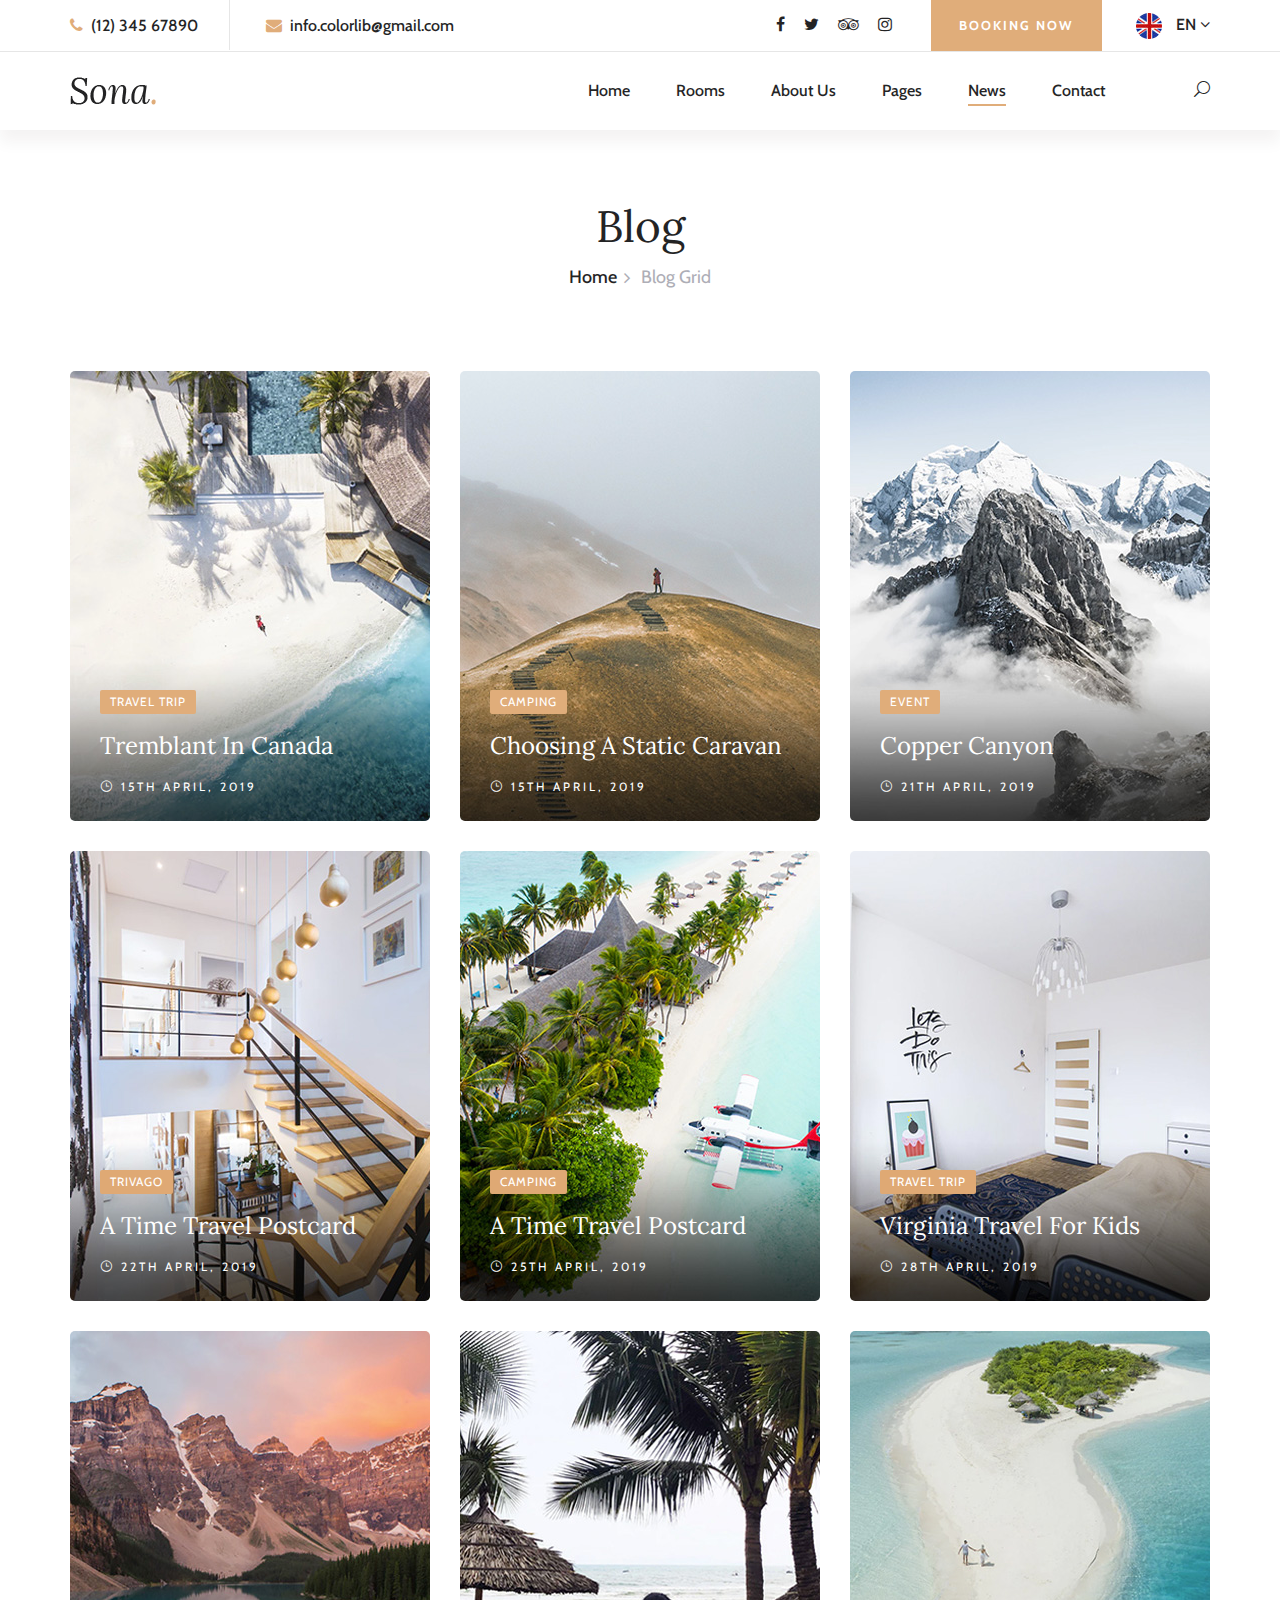
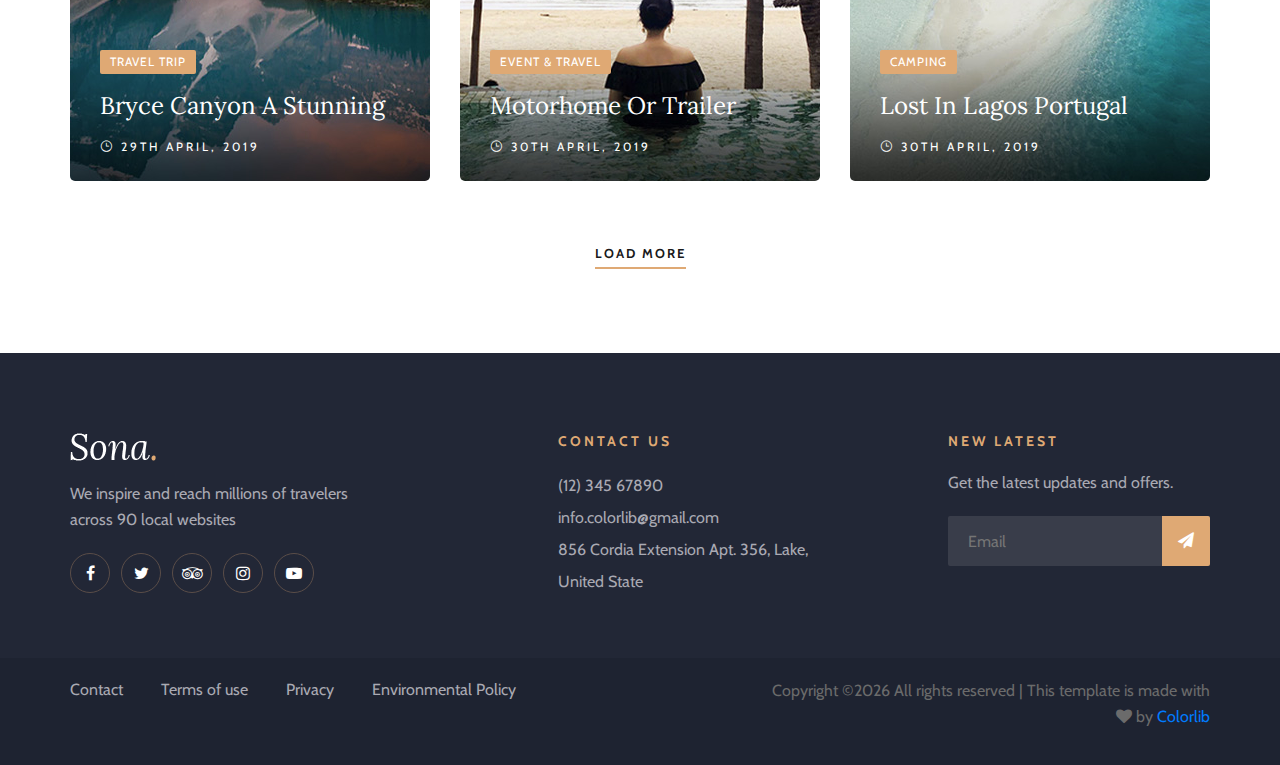
<file: sona/blog.html>
<!DOCTYPE html>
<html lang="zxx">

<head>
    <meta charset="UTF-8">
    <meta name="description" content="Sona Template">
    <meta name="keywords" content="Sona, unica, creative, html">
    <meta name="viewport" content="width=device-width, initial-scale=1.0">
    <meta http-equiv="X-UA-Compatible" content="ie=edge">
    <title>Sona | Template</title>

    <!-- Google Font -->
    <link href="https://fonts.googleapis.com/css?family=Lora:400,700&display=swap" rel="stylesheet">
    <link href="https://fonts.googleapis.com/css?family=Cabin:400,500,600,700&display=swap" rel="stylesheet">

    <!-- Css Styles -->
    <link rel="stylesheet" href="css/bootstrap.min.css" type="text/css">
    <link rel="stylesheet" href="css/font-awesome.min.css" type="text/css">
    <link rel="stylesheet" href="css/elegant-icons.css" type="text/css">
    <link rel="stylesheet" href="css/flaticon.css" type="text/css">
    <link rel="stylesheet" href="css/owl.carousel.min.css" type="text/css">
    <link rel="stylesheet" href="css/nice-select.css" type="text/css">
    <link rel="stylesheet" href="css/jquery-ui.min.css" type="text/css">
    <link rel="stylesheet" href="css/magnific-popup.css" type="text/css">
    <link rel="stylesheet" href="css/slicknav.min.css" type="text/css">
    <link rel="stylesheet" href="css/style.css" type="text/css">
</head>

<body>
    <!-- Page Preloder -->
    <div id="preloder">
        <div class="loader"></div>
    </div>

    <!-- Offcanvas Menu Section Begin -->
    <div class="offcanvas-menu-overlay"></div>
    <div class="canvas-open">
        <i class="icon_menu"></i>
    </div>
    <div class="offcanvas-menu-wrapper">
        <div class="canvas-close">
            <i class="icon_close"></i>
        </div>
        <div class="search-icon search-switch">
            <i class="icon_search"></i>
        </div>
        <div class="header-configure-area">
            <div class="language-option">
                <img src="img/flag.jpg" alt="">
                <span>EN <i class="fa fa-angle-down"></i></span>
                <div class="flag-dropdown">
                    <ul>
                        <li><a href="#">Zi</a></li>
                        <li><a href="#">Fr</a></li>
                    </ul>
                </div>
            </div>
            <a href="#" class="bk-btn">Booking Now</a>
        </div>
        <nav class="mainmenu mobile-menu">
            <ul>
                <li class="active"><a href="./index.html">Home</a></li>
                <li><a href="./rooms.html">Rooms</a></li>
                <li><a href="./about-us.html">About Us</a></li>
                <li><a href="./pages.html">Pages</a>
                    <ul class="dropdown">
                        <li><a href="./room-details.html">Room Details</a></li>
                        <li><a href="./blog-details.html">Blog Details</a></li>
                        <li><a href="#">Family Room</a></li>
                        <li><a href="#">Premium Room</a></li>
                    </ul>
                </li>
                <li><a href="./blog.html">News</a></li>
                <li><a href="./contact.html">Contact</a></li>
            </ul>
        </nav>
        <div id="mobile-menu-wrap"></div>
        <div class="top-social">
            <a href="#"><i class="fa fa-facebook"></i></a>
            <a href="#"><i class="fa fa-twitter"></i></a>
            <a href="#"><i class="fa fa-tripadvisor"></i></a>
            <a href="#"><i class="fa fa-instagram"></i></a>
        </div>
        <ul class="top-widget">
            <li><i class="fa fa-phone"></i> (12) 345 67890</li>
            <li><i class="fa fa-envelope"></i> info.colorlib@gmail.com</li>
        </ul>
    </div>
    <!-- Offcanvas Menu Section End -->

    <!-- Header Section Begin -->
    <header class="header-section header-normal">
        <div class="top-nav">
            <div class="container">
                <div class="row">
                    <div class="col-lg-6">
                        <ul class="tn-left">
                            <li><i class="fa fa-phone"></i> (12) 345 67890</li>
                            <li><i class="fa fa-envelope"></i> info.colorlib@gmail.com</li>
                        </ul>
                    </div>
                    <div class="col-lg-6">
                        <div class="tn-right">
                            <div class="top-social">
                                <a href="#"><i class="fa fa-facebook"></i></a>
                                <a href="#"><i class="fa fa-twitter"></i></a>
                                <a href="#"><i class="fa fa-tripadvisor"></i></a>
                                <a href="#"><i class="fa fa-instagram"></i></a>
                            </div>
                            <a href="#" class="bk-btn">Booking Now</a>
                            <div class="language-option">
                                <img src="img/flag.jpg" alt="">
                                <span>EN <i class="fa fa-angle-down"></i></span>
                                <div class="flag-dropdown">
                                    <ul>
                                        <li><a href="#">Zi</a></li>
                                        <li><a href="#">Fr</a></li>
                                    </ul>
                                </div>
                            </div>
                        </div>
                    </div>
                </div>
            </div>
        </div>
        <div class="menu-item">
            <div class="container">
                <div class="row">
                    <div class="col-lg-2">
                        <div class="logo">
                            <a href="./index.html">
                                <img src="img/logo.png" alt="">
                            </a>
                        </div>
                    </div>
                    <div class="col-lg-10">
                        <div class="nav-menu">
                            <nav class="mainmenu">
                                <ul>
                                    <li><a href="./index.html">Home</a></li>
                                    <li><a href="./rooms.html">Rooms</a></li>
                                    <li><a href="./about-us.html">About Us</a></li>
                                    <li><a href="./pages.html">Pages</a>
                                        <ul class="dropdown">
                                            <li><a href="./room-details.html">Room Details</a></li>
                                            <li><a href="./blog-details.html">Blog Details</a></li>
                                            <li><a href="#">Family Room</a></li>
                                            <li><a href="#">Premium Room</a></li>
                                        </ul>
                                    </li>
                                    <li class="active"><a href="./blog.html">News</a></li>
                                    <li><a href="./contact.html">Contact</a></li>
                                </ul>
                            </nav>
                            <div class="nav-right search-switch">
                                <i class="icon_search"></i>
                            </div>
                        </div>
                    </div>
                </div>
            </div>
        </div>
    </header>
    <!-- Header End -->

    <!-- Breadcrumb Section Begin -->
    <div class="breadcrumb-section">
        <div class="container">
            <div class="row">
                <div class="col-lg-12">
                    <div class="breadcrumb-text">
                        <h2>Blog</h2>
                        <div class="bt-option">
                            <a href="./home.html">Home</a>
                            <span>Blog Grid</span>
                        </div>
                    </div>
                </div>
            </div>
        </div>
    </div>
    <!-- Breadcrumb Section End -->

    <!-- Blog Section Begin -->
    <section class="blog-section blog-page spad">
        <div class="container">
            <div class="row">
                <div class="col-lg-4 col-md-6">
                    <div class="blog-item set-bg" data-setbg="img/blog/blog-1.jpg">
                        <div class="bi-text">
                            <span class="b-tag">Travel Trip</span>
                            <h4><a href="./blog-details.html">Tremblant In Canada</a></h4>
                            <div class="b-time"><i class="icon_clock_alt"></i> 15th April, 2019</div>
                        </div>
                    </div>
                </div>
                <div class="col-lg-4 col-md-6">
                    <div class="blog-item set-bg" data-setbg="img/blog/blog-2.jpg">
                        <div class="bi-text">
                            <span class="b-tag">Camping</span>
                            <h4><a href="./blog-details.html">Choosing A Static Caravan</a></h4>
                            <div class="b-time"><i class="icon_clock_alt"></i> 15th April, 2019</div>
                        </div>
                    </div>
                </div>
                <div class="col-lg-4 col-md-6">
                    <div class="blog-item set-bg" data-setbg="img/blog/blog-3.jpg">
                        <div class="bi-text">
                            <span class="b-tag">Event</span>
                            <h4><a href="./blog-details.html">Copper Canyon</a></h4>
                            <div class="b-time"><i class="icon_clock_alt"></i> 21th April, 2019</div>
                        </div>
                    </div>
                </div>
                <div class="col-lg-4 col-md-6">
                    <div class="blog-item set-bg" data-setbg="img/blog/blog-4.jpg">
                        <div class="bi-text">
                            <span class="b-tag">Trivago</span>
                            <h4><a href="./blog-details.html">A Time Travel Postcard</a></h4>
                            <div class="b-time"><i class="icon_clock_alt"></i> 22th April, 2019</div>
                        </div>
                    </div>
                </div>
                <div class="col-lg-4 col-md-6">
                    <div class="blog-item set-bg" data-setbg="img/blog/blog-5.jpg">
                        <div class="bi-text">
                            <span class="b-tag">Camping</span>
                            <h4><a href="./blog-details.html">A Time Travel Postcard</a></h4>
                            <div class="b-time"><i class="icon_clock_alt"></i> 25th April, 2019</div>
                        </div>
                    </div>
                </div>
                <div class="col-lg-4 col-md-6">
                    <div class="blog-item set-bg" data-setbg="img/blog/blog-6.jpg">
                        <div class="bi-text">
                            <span class="b-tag">Travel Trip</span>
                            <h4><a href="./blog-details.html">Virginia Travel For Kids</a></h4>
                            <div class="b-time"><i class="icon_clock_alt"></i> 28th April, 2019</div>
                        </div>
                    </div>
                </div>
                <div class="col-lg-4 col-md-6">
                    <div class="blog-item set-bg" data-setbg="img/blog/blog-7.jpg">
                        <div class="bi-text">
                            <span class="b-tag">Travel Trip</span>
                            <h4><a href="./blog-details.html">Bryce Canyon A Stunning</a></h4>
                            <div class="b-time"><i class="icon_clock_alt"></i> 29th April, 2019</div>
                        </div>
                    </div>
                </div>
                <div class="col-lg-4 col-md-6">
                    <div class="blog-item set-bg" data-setbg="img/blog/blog-8.jpg">
                        <div class="bi-text">
                            <span class="b-tag">Event & Travel</span>
                            <h4><a href="./blog-details.html">Motorhome Or Trailer</a></h4>
                            <div class="b-time"><i class="icon_clock_alt"></i> 30th April, 2019</div>
                        </div>
                    </div>
                </div>
                <div class="col-lg-4 col-md-6">
                    <div class="blog-item set-bg" data-setbg="img/blog/blog-9.jpg">
                        <div class="bi-text">
                            <span class="b-tag">Camping</span>
                            <h4><a href="./blog-details.html">Lost In Lagos Portugal</a></h4>
                            <div class="b-time"><i class="icon_clock_alt"></i> 30th April, 2019</div>
                        </div>
                    </div>
                </div>
                <div class="col-lg-12">
                    <div class="load-more">
                        <a href="#" class="primary-btn">Load More</a>
                    </div>
                </div>
            </div>
        </div>
    </section>
    <!-- Blog Section End -->

    <!-- Footer Section Begin -->
    <footer class="footer-section">
        <div class="container">
            <div class="footer-text">
                <div class="row">
                    <div class="col-lg-4">
                        <div class="ft-about">
                            <div class="logo">
                                <a href="#">
                                    <img src="img/footer-logo.png" alt="">
                                </a>
                            </div>
                            <p>We inspire and reach millions of travelers<br /> across 90 local websites</p>
                            <div class="fa-social">
                                <a href="#"><i class="fa fa-facebook"></i></a>
                                <a href="#"><i class="fa fa-twitter"></i></a>
                                <a href="#"><i class="fa fa-tripadvisor"></i></a>
                                <a href="#"><i class="fa fa-instagram"></i></a>
                                <a href="#"><i class="fa fa-youtube-play"></i></a>
                            </div>
                        </div>
                    </div>
                    <div class="col-lg-3 offset-lg-1">
                        <div class="ft-contact">
                            <h6>Contact Us</h6>
                            <ul>
                                <li>(12) 345 67890</li>
                                <li>info.colorlib@gmail.com</li>
                                <li>856 Cordia Extension Apt. 356, Lake, United State</li>
                            </ul>
                        </div>
                    </div>
                    <div class="col-lg-3 offset-lg-1">
                        <div class="ft-newslatter">
                            <h6>New latest</h6>
                            <p>Get the latest updates and offers.</p>
                            <form action="#" class="fn-form">
                                <input type="text" placeholder="Email">
                                <button type="submit"><i class="fa fa-send"></i></button>
                            </form>
                        </div>
                    </div>
                </div>
            </div>
        </div>
        <div class="copyright-option">
            <div class="container">
                <div class="row">
                    <div class="col-lg-7">
                        <ul>
                            <li><a href="#">Contact</a></li>
                            <li><a href="#">Terms of use</a></li>
                            <li><a href="#">Privacy</a></li>
                            <li><a href="#">Environmental Policy</a></li>
                        </ul>
                    </div>
                    <div class="col-lg-5">
                        <div class="co-text"><p><!-- Link back to Colorlib can't be removed. Template is licensed under CC BY 3.0. -->
  Copyright &copy;<script>document.write(new Date().getFullYear());</script> All rights reserved | This template is made with <i class="fa fa-heart" aria-hidden="true"></i> by <a href="https://colorlib.com" target="_blank">Colorlib</a>
  <!-- Link back to Colorlib can't be removed. Template is licensed under CC BY 3.0. --></p></div>
                    </div>
                </div>
            </div>
        </div>
    </footer>
    <!-- Footer Section End -->

    <!-- Search model Begin -->
    <div class="search-model">
        <div class="h-100 d-flex align-items-center justify-content-center">
            <div class="search-close-switch"><i class="icon_close"></i></div>
            <form class="search-model-form">
                <input type="text" id="search-input" placeholder="Search here.....">
            </form>
        </div>
    </div>
    <!-- Search model end -->

    <!-- Js Plugins -->
    <script src="js/jquery-3.3.1.min.js"></script>
    <script src="js/bootstrap.min.js"></script>
    <script src="js/jquery.magnific-popup.min.js"></script>
    <script src="js/jquery.nice-select.min.js"></script>
    <script src="js/jquery-ui.min.js"></script>
    <script src="js/jquery.slicknav.js"></script>
    <script src="js/owl.carousel.min.js"></script>
    <script src="js/main.js"></script>
</body>

</html>
</file>
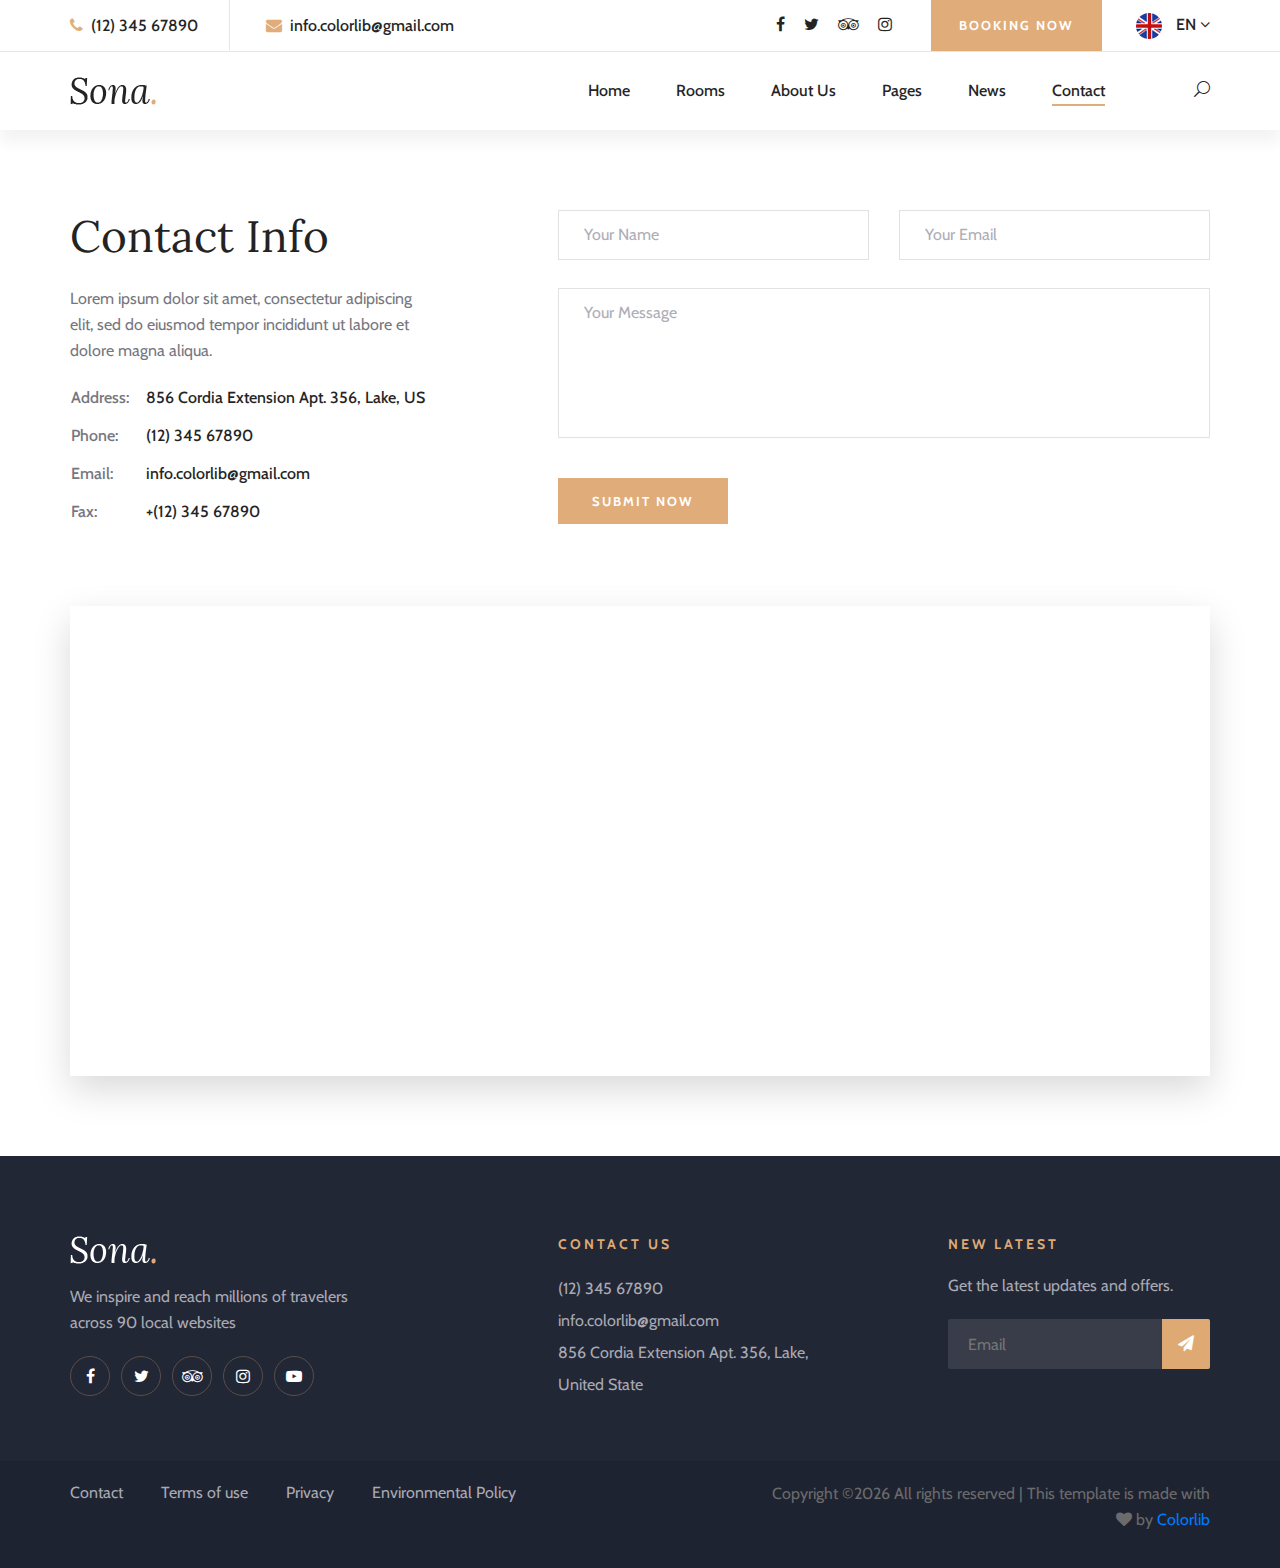
<file: sona/contact.html>
<!DOCTYPE html>
<html lang="zxx">

<head>
    <meta charset="UTF-8">
    <meta name="description" content="Sona Template">
    <meta name="keywords" content="Sona, unica, creative, html">
    <meta name="viewport" content="width=device-width, initial-scale=1.0">
    <meta http-equiv="X-UA-Compatible" content="ie=edge">
    <title>Sona | Template</title>

    <!-- Google Font -->
    <link href="https://fonts.googleapis.com/css?family=Lora:400,700&display=swap" rel="stylesheet">
    <link href="https://fonts.googleapis.com/css?family=Cabin:400,500,600,700&display=swap" rel="stylesheet">

    <!-- Css Styles -->
    <link rel="stylesheet" href="css/bootstrap.min.css" type="text/css">
    <link rel="stylesheet" href="css/font-awesome.min.css" type="text/css">
    <link rel="stylesheet" href="css/elegant-icons.css" type="text/css">
    <link rel="stylesheet" href="css/flaticon.css" type="text/css">
    <link rel="stylesheet" href="css/owl.carousel.min.css" type="text/css">
    <link rel="stylesheet" href="css/nice-select.css" type="text/css">
    <link rel="stylesheet" href="css/jquery-ui.min.css" type="text/css">
    <link rel="stylesheet" href="css/magnific-popup.css" type="text/css">
    <link rel="stylesheet" href="css/slicknav.min.css" type="text/css">
    <link rel="stylesheet" href="css/style.css" type="text/css">
</head>

<body>
    <!-- Page Preloder -->
    <div id="preloder">
        <div class="loader"></div>
    </div>

    <!-- Offcanvas Menu Section Begin -->
    <div class="offcanvas-menu-overlay"></div>
    <div class="canvas-open">
        <i class="icon_menu"></i>
    </div>
    <div class="offcanvas-menu-wrapper">
        <div class="canvas-close">
            <i class="icon_close"></i>
        </div>
        <div class="search-icon search-switch">
            <i class="icon_search"></i>
        </div>
        <div class="header-configure-area">
            <div class="language-option">
                <img src="img/flag.jpg" alt="">
                <span>EN <i class="fa fa-angle-down"></i></span>
                <div class="flag-dropdown">
                    <ul>
                        <li><a href="#">Zi</a></li>
                        <li><a href="#">Fr</a></li>
                    </ul>
                </div>
            </div>
            <a href="#" class="bk-btn">Booking Now</a>
        </div>
        <nav class="mainmenu mobile-menu">
            <ul>
                <li class="active"><a href="./index.html">Home</a></li>
                <li><a href="./rooms.html">Rooms</a></li>
                <li><a href="./about-us.html">About Us</a></li>
                <li><a href="./pages.html">Pages</a>
                    <ul class="dropdown">
                        <li><a href="./room-details.html">Room Details</a></li>
                        <li><a href="./blog-details.html">Blog Details</a></li>
                        <li><a href="#">Family Room</a></li>
                        <li><a href="#">Premium Room</a></li>
                    </ul>
                </li>
                <li><a href="./blog.html">News</a></li>
                <li><a href="./contact.html">Contact</a></li>
            </ul>
        </nav>
        <div id="mobile-menu-wrap"></div>
        <div class="top-social">
            <a href="#"><i class="fa fa-facebook"></i></a>
            <a href="#"><i class="fa fa-twitter"></i></a>
            <a href="#"><i class="fa fa-tripadvisor"></i></a>
            <a href="#"><i class="fa fa-instagram"></i></a>
        </div>
        <ul class="top-widget">
            <li><i class="fa fa-phone"></i> (12) 345 67890</li>
            <li><i class="fa fa-envelope"></i> info.colorlib@gmail.com</li>
        </ul>
    </div>
    <!-- Offcanvas Menu Section End -->

    <!-- Header Section Begin -->
    <header class="header-section header-normal">
        <div class="top-nav">
            <div class="container">
                <div class="row">
                    <div class="col-lg-6">
                        <ul class="tn-left">
                            <li><i class="fa fa-phone"></i> (12) 345 67890</li>
                            <li><i class="fa fa-envelope"></i> info.colorlib@gmail.com</li>
                        </ul>
                    </div>
                    <div class="col-lg-6">
                        <div class="tn-right">
                            <div class="top-social">
                                <a href="#"><i class="fa fa-facebook"></i></a>
                                <a href="#"><i class="fa fa-twitter"></i></a>
                                <a href="#"><i class="fa fa-tripadvisor"></i></a>
                                <a href="#"><i class="fa fa-instagram"></i></a>
                            </div>
                            <a href="#" class="bk-btn">Booking Now</a>
                            <div class="language-option">
                                <img src="img/flag.jpg" alt="">
                                <span>EN <i class="fa fa-angle-down"></i></span>
                                <div class="flag-dropdown">
                                    <ul>
                                        <li><a href="#">Zi</a></li>
                                        <li><a href="#">Fr</a></li>
                                    </ul>
                                </div>
                            </div>
                        </div>
                    </div>
                </div>
            </div>
        </div>
        <div class="menu-item">
            <div class="container">
                <div class="row">
                    <div class="col-lg-2">
                        <div class="logo">
                            <a href="./index.html">
                                <img src="img/logo.png" alt="">
                            </a>
                        </div>
                    </div>
                    <div class="col-lg-10">
                        <div class="nav-menu">
                            <nav class="mainmenu">
                                <ul>
                                    <li><a href="./index.html">Home</a></li>
                                    <li><a href="./rooms.html">Rooms</a></li>
                                    <li><a href="./about-us.html">About Us</a></li>
                                    <li><a href="./pages.html">Pages</a>
                                        <ul class="dropdown">
                                            <li><a href="./room-details.html">Room Details</a></li>
                                            <li><a href="./blog-details.html">Blog Details</a></li>
                                            <li><a href="#">Family Room</a></li>
                                            <li><a href="#">Premium Room</a></li>
                                        </ul>
                                    </li>
                                    <li><a href="./blog.html">News</a></li>
                                    <li class="active"><a href="./contact.html">Contact</a></li>
                                </ul>
                            </nav>
                            <div class="nav-right search-switch">
                                <i class="icon_search"></i>
                            </div>
                        </div>
                    </div>
                </div>
            </div>
        </div>
    </header>
    <!-- Header End -->

    <!-- Contact Section Begin -->
    <section class="contact-section spad">
        <div class="container">
            <div class="row">
                <div class="col-lg-4">
                    <div class="contact-text">
                        <h2>Contact Info</h2>
                        <p>Lorem ipsum dolor sit amet, consectetur adipiscing elit, sed do eiusmod tempor incididunt ut
                            labore et dolore magna aliqua.</p>
                        <table>
                            <tbody>
                                <tr>
                                    <td class="c-o">Address:</td>
                                    <td>856 Cordia Extension Apt. 356, Lake, US</td>
                                </tr>
                                <tr>
                                    <td class="c-o">Phone:</td>
                                    <td>(12) 345 67890</td>
                                </tr>
                                <tr>
                                    <td class="c-o">Email:</td>
                                    <td>info.colorlib@gmail.com</td>
                                </tr>
                                <tr>
                                    <td class="c-o">Fax:</td>
                                    <td>+(12) 345 67890</td>
                                </tr>
                            </tbody>
                        </table>
                    </div>
                </div>
                <div class="col-lg-7 offset-lg-1">
                    <form action="#" class="contact-form">
                        <div class="row">
                            <div class="col-lg-6">
                                <input type="text" placeholder="Your Name">
                            </div>
                            <div class="col-lg-6">
                                <input type="text" placeholder="Your Email">
                            </div>
                            <div class="col-lg-12">
                                <textarea placeholder="Your Message"></textarea>
                                <button type="submit">Submit Now</button>
                            </div>
                        </div>
                    </form>
                </div>
            </div>
            <div class="map">
                <iframe
                    src="https://www.google.com/maps/embed?pb=!1m18!1m12!1m3!1d3022.0606825994123!2d-72.8735845851828!3d40.760690042573295!2m3!1f0!2f0!3f0!3m2!1i1024!2i768!4f13.1!3m3!1m2!1s0x89e85b24c9274c91%3A0xf310d41b791bcb71!2sWilliam%20Floyd%20Pkwy%2C%20Mastic%20Beach%2C%20NY%2C%20USA!5e0!3m2!1sen!2sbd!4v1578582744646!5m2!1sen!2sbd"
                    height="470" style="border:0;" allowfullscreen=""></iframe>
            </div>
        </div>
    </section>
    <!-- Contact Section End -->

    <!-- Footer Section Begin -->
    <footer class="footer-section">
        <div class="container">
            <div class="footer-text">
                <div class="row">
                    <div class="col-lg-4">
                        <div class="ft-about">
                            <div class="logo">
                                <a href="#">
                                    <img src="img/footer-logo.png" alt="">
                                </a>
                            </div>
                            <p>We inspire and reach millions of travelers<br /> across 90 local websites</p>
                            <div class="fa-social">
                                <a href="#"><i class="fa fa-facebook"></i></a>
                                <a href="#"><i class="fa fa-twitter"></i></a>
                                <a href="#"><i class="fa fa-tripadvisor"></i></a>
                                <a href="#"><i class="fa fa-instagram"></i></a>
                                <a href="#"><i class="fa fa-youtube-play"></i></a>
                            </div>
                        </div>
                    </div>
                    <div class="col-lg-3 offset-lg-1">
                        <div class="ft-contact">
                            <h6>Contact Us</h6>
                            <ul>
                                <li>(12) 345 67890</li>
                                <li>info.colorlib@gmail.com</li>
                                <li>856 Cordia Extension Apt. 356, Lake, United State</li>
                            </ul>
                        </div>
                    </div>
                    <div class="col-lg-3 offset-lg-1">
                        <div class="ft-newslatter">
                            <h6>New latest</h6>
                            <p>Get the latest updates and offers.</p>
                            <form action="#" class="fn-form">
                                <input type="text" placeholder="Email">
                                <button type="submit"><i class="fa fa-send"></i></button>
                            </form>
                        </div>
                    </div>
                </div>
            </div>
        </div>
        <div class="copyright-option">
            <div class="container">
                <div class="row">
                    <div class="col-lg-7">
                        <ul>
                            <li><a href="#">Contact</a></li>
                            <li><a href="#">Terms of use</a></li>
                            <li><a href="#">Privacy</a></li>
                            <li><a href="#">Environmental Policy</a></li>
                        </ul>
                    </div>
                    <div class="col-lg-5">
                        <div class="co-text"><p><!-- Link back to Colorlib can't be removed. Template is licensed under CC BY 3.0. -->
  Copyright &copy;<script>document.write(new Date().getFullYear());</script> All rights reserved | This template is made with <i class="fa fa-heart" aria-hidden="true"></i> by <a href="https://colorlib.com" target="_blank">Colorlib</a>
  <!-- Link back to Colorlib can't be removed. Template is licensed under CC BY 3.0. --></p></div>
                    </div>
                </div>
            </div>
        </div>
    </footer>
    <!-- Footer Section End -->

    <!-- Search model Begin -->
    <div class="search-model">
        <div class="h-100 d-flex align-items-center justify-content-center">
            <div class="search-close-switch"><i class="icon_close"></i></div>
            <form class="search-model-form">
                <input type="text" id="search-input" placeholder="Search here.....">
            </form>
        </div>
    </div>
    <!-- Search model end -->

    <!-- Js Plugins -->
    <script src="js/jquery-3.3.1.min.js"></script>
    <script src="js/bootstrap.min.js"></script>
    <script src="js/jquery.magnific-popup.min.js"></script>
    <script src="js/jquery.nice-select.min.js"></script>
    <script src="js/jquery-ui.min.js"></script>
    <script src="js/jquery.slicknav.js"></script>
    <script src="js/owl.carousel.min.js"></script>
    <script src="js/main.js"></script>
</body>

</html>
</file>
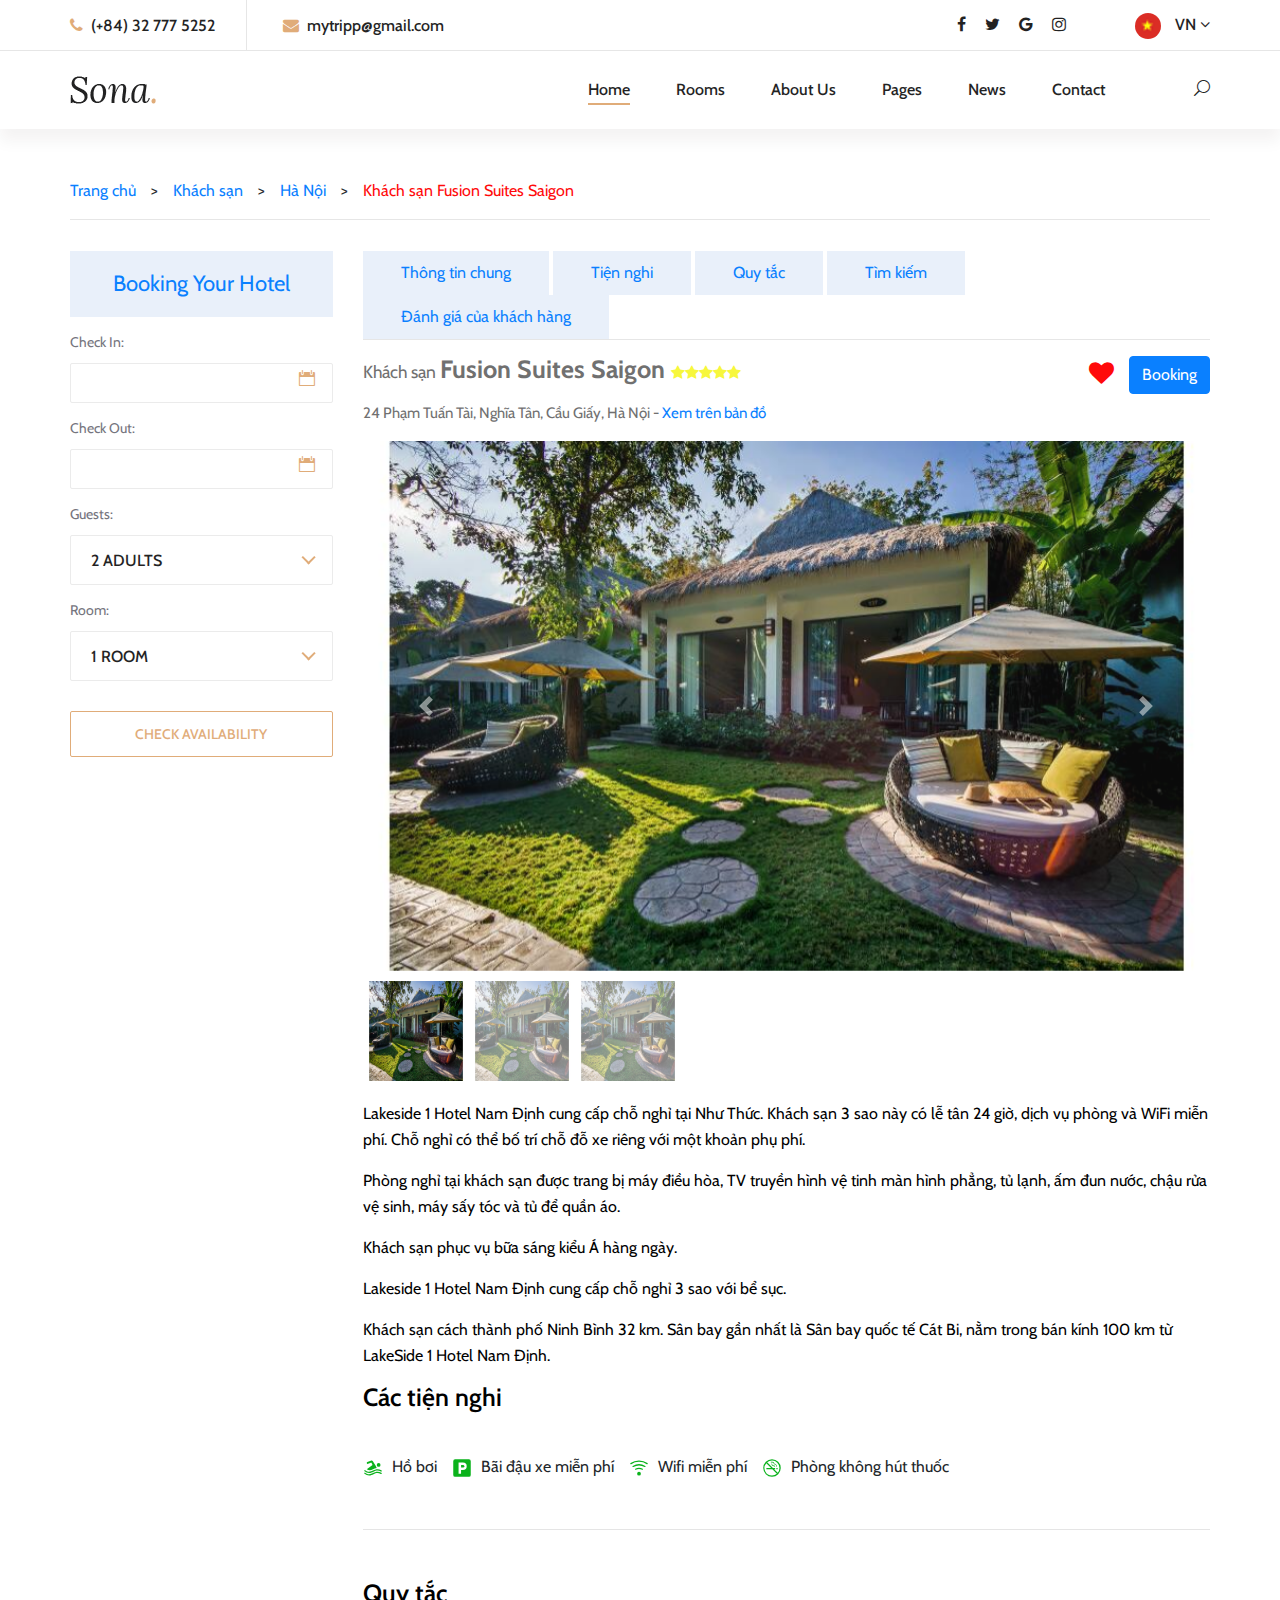
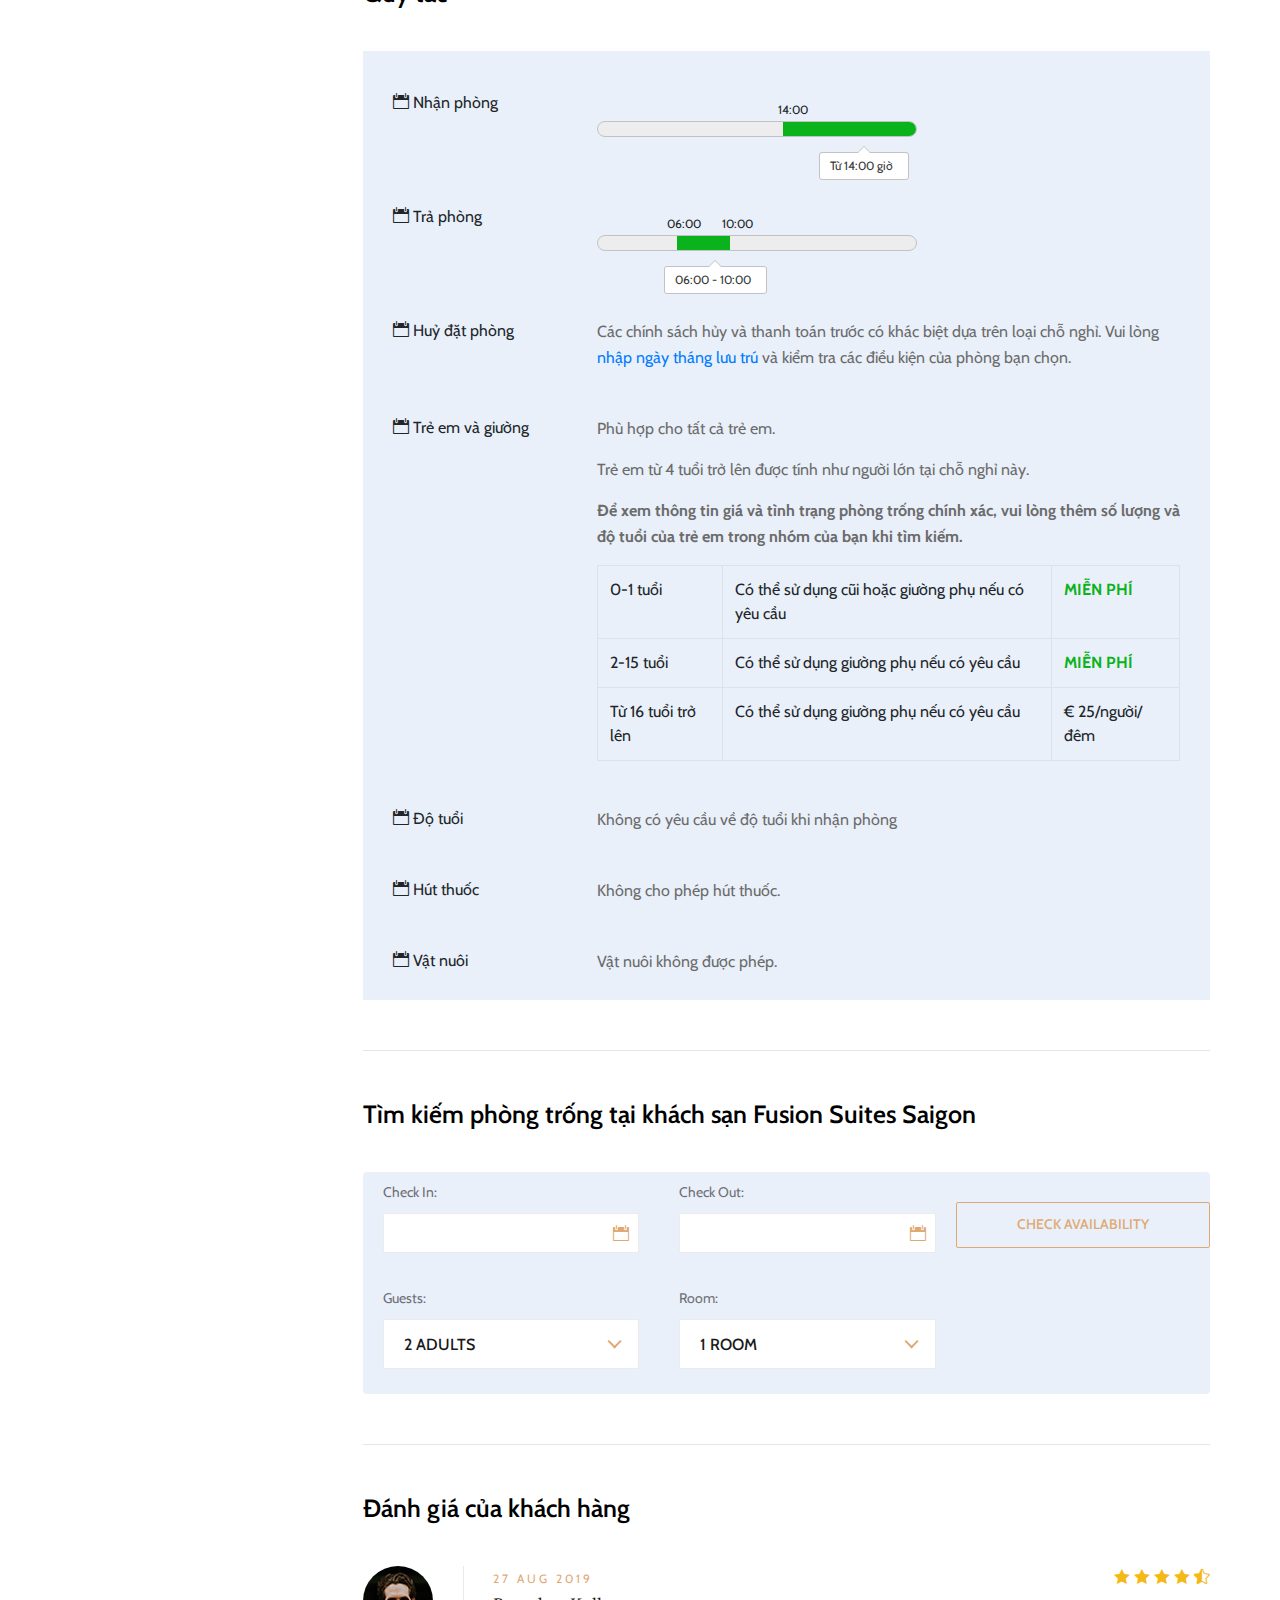
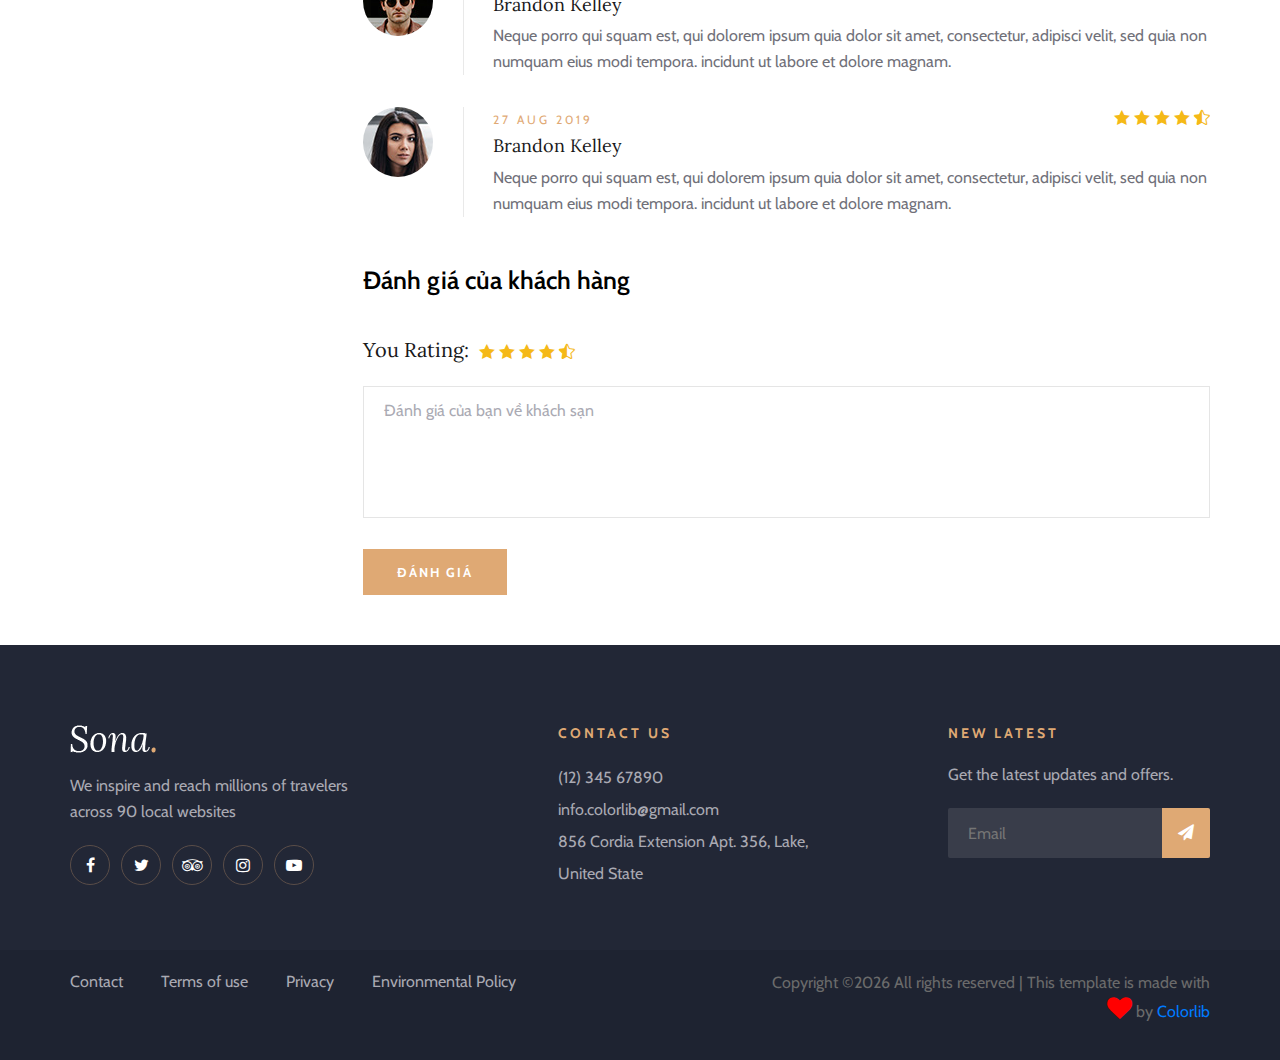
<file: sona/resting-place.html>
<!DOCTYPE html>
<html lang="zxx">

<head>
    <meta charset="UTF-8">
    <meta name="description" content="Sona Template">
    <meta name="keywords" content="Sona, unica, creative, html">
    <meta name="viewport" content="width=device-width, initial-scale=1.0">
    <meta http-equiv="X-UA-Compatible" content="ie=edge">
    <title>My tripp</title>

    <!-- Google Font -->
    <link href="https://fonts.googleapis.com/css?family=Lora:400,700&display=swap" rel="stylesheet">
    <link href="https://fonts.googleapis.com/css?family=Cabin:400,500,600,700&display=swap" rel="stylesheet">

    <!-- Css Styles -->
    <link rel="stylesheet" href="css/bootstrap.min.css" type="text/css">
    <link rel="stylesheet" href="css/font-awesome.min.css" type="text/css">
    <link rel="stylesheet" href="css/elegant-icons.css" type="text/css">
    <link rel="stylesheet" href="css/flaticon.css" type="text/css">
    <link rel="stylesheet" href="css/owl.carousel.min.css" type="text/css">
    <link rel="stylesheet" href="css/nice-select.css" type="text/css">
    <link rel="stylesheet" href="css/jquery-ui.min.css" type="text/css">
    <link rel="stylesheet" href="css/magnific-popup.css" type="text/css">
    <link rel="stylesheet" href="css/slicknav.min.css" type="text/css">
    <link rel="stylesheet" href="css/style.css" type="text/css">
    <link rel="stylesheet" href="css/dev.css" type="text/css">
</head>

<body>
    <!-- Page Preloder -->
    <div id="preloder">
        <div class="loader"></div>
    </div>

    <!-- Offcanvas Menu Section Begin -->
    <div class="offcanvas-menu-overlay"></div>
    <div class="canvas-open">
        <i class="icon_menu"></i>
    </div>
    <div class="offcanvas-menu-wrapper">
        <div class="canvas-close">
            <i class="icon_close"></i>
        </div>
        <div class="search-icon  search-switch">
            <i class="icon_search"></i>
        </div>
        <div class="header-configure-area">
            <div class="language-option">
                <img src="img/vietnam-flag-square-icon-16.png" alt="">
                <span>VN <i class="fa fa-angle-down"></i></span>
                <div class="flag-dropdown">
                    <ul>
                        <li><a href="#">Zi</a></li>
                        <li><a href="#">Fr</a></li>
                    </ul>
                </div>
            </div>
            <!-- <a href="#" class="bk-btn">Booking Now</a> -->
        </div>
        <nav class="mainmenu mobile-menu">
            <ul>
                <li class="active"><a href="./index.html">Home</a></li>
                <li><a href="./rooms.html">Rooms</a></li>
                <li><a href="./about-us.html">About Us</a></li>
                <li><a href="./pages.html">Pages</a>
                    <ul class="dropdown">
                        <li><a href="./room-details.html">Room Details</a></li>
                        <li><a href="#">Deluxe Room</a></li>
                        <li><a href="#">Family Room</a></li>
                        <li><a href="#">Premium Room</a></li>
                    </ul>
                </li>
                <li><a href="./blog.html">News</a></li>
                <li><a href="./contact.html">Contact</a></li>
            </ul>
        </nav>
        <div id="mobile-menu-wrap"></div>
        <div class="top-social">
            <a href="#"><i class="fa fa-facebook"></i></a>
            <a href="#"><i class="fa fa-twitter"></i></a>
            <a href="#"><i class="fa fa-google"></i></a>
            <a href="#"><i class="fa fa-instagram"></i></a>
        </div>
        <ul class="top-widget">
            <li><i class="fa fa-phone"></i> (+84) 32 777 5252</li>
            <li><i class="fa fa-envelope"></i> mytripp@gmail.com</li>
        </ul>
    </div>
    <!-- Offcanvas Menu Section End -->

    <!-- Header Section Begin -->
    <header class="header-section">
        <div class="top-nav">
            <div class="container">
                <div class="row">
                    <div class="col-lg-6">
                        <ul class="tn-left">
                            <li><i class="fa fa-phone"></i> (+84) 32 777 5252</li>
                            <li><i class="fa fa-envelope"></i> mytripp@gmail.com</li>
                        </ul>
                    </div>
                    <div class="col-lg-6">
                        <div class="tn-right">
                            <div class="top-social">
                                <a href="#"><i class="fa fa-facebook"></i></a>
                                <a href="#"><i class="fa fa-twitter"></i></a>
                                <a href="#"><i class="fa fa-google"></i></a>
                                <a href="#"><i class="fa fa-instagram"></i></a>
                            </div>
                            <!-- <a href="#" class="bk-btn">Booking Now</a> -->
                            <div class="language-option">
                                <img src="img/vietnam-flag-square-icon-16.png" alt="">
                                <span>VN <i class="fa fa-angle-down"></i></span>
                                <div class="flag-dropdown">
                                    <ul>
                                        <li><a href="#">Zi</a></li>
                                        <li><a href="#">Fr</a></li>
                                    </ul>
                                </div>
                            </div>
                        </div>
                    </div>
                </div>
            </div>
        </div>
        <div class="menu-item">
            <div class="container">
                <div class="row">
                    <div class="col-lg-2">
                        <div class="logo">
                            <a href="./index.html">
                                <img src="img/logo.png" alt="">
                            </a>
                        </div>
                    </div>
                    <div class="col-lg-10">
                        <div class="nav-menu">
                            <nav class="mainmenu">
                                <ul>
                                    <li class="active"><a href="./index.html">Home</a></li>
                                    <li><a href="./rooms.html">Rooms</a></li>
                                    <li><a href="./about-us.html">About Us</a></li>
                                    <li><a href="./pages.html">Pages</a>
                                        <ul class="dropdown">
                                            <li><a href="./room-details.html">Room Details</a></li>
                                            <li><a href="./blog-details.html">Blog Details</a></li>
                                            <li><a href="#">Family Room</a></li>
                                            <li><a href="#">Premium Room</a></li>
                                        </ul>
                                    </li>
                                    <li><a href="./blog.html">News</a></li>
                                    <li><a href="./contact.html">Contact</a></li>
                                </ul>
                            </nav>
                            <div class="nav-right search-switch">
                                <i class="icon_search"></i>
                            </div>
                        </div>
                    </div>
                </div>
            </div>
        </div>
    </header>
    <!-- Header End -->

    <main class="rp-main">
        <div class="container">
            <div class="rp-title">
                <a href="">Trang chủ</a><span>></span><a href="">Khách sạn</a><span>></span><a href="">Hà Nội</a><span>></span><a href="" class="main-active">Khách sạn Fusion Suites Saigon</a>
            </div>
            <hr>
            <div class="rp-content">
                <div class="row">
                    <div class="col-3">
                        <div class="booking-form">
                            <p class="bk-title">Booking Your Hotel</p>
                            <form action="#">
                                <div class="check-date">
                                    <label for="date-in">Check In:</label>
                                    <input type="text" class="date-input" id="date-in">
                                    <i class="icon_calendar"></i>
                                </div>
                                <div class="check-date">
                                    <label for="date-out">Check Out:</label>
                                    <input type="text" class="date-input" id="date-out">
                                    <i class="icon_calendar"></i>
                                </div>
                                <div class="select-option">
                                    <label for="guest">Guests:</label>
                                    <select id="guest">
                                        <option value="">2 Adults</option>
                                        <option value="">3 Adults</option>
                                    </select>
                                </div>
                                <div class="select-option">
                                    <label for="room">Room:</label>
                                    <select id="room">
                                        <option value="">1 Room</option>
                                        <option value="">2 Room</option>
                                    </select>
                                </div>
                                <button type="submit">Check Availability</button>
                            </form>
                        </div>
                        <!-- <div class="rp-map-mini">
                            <iframe src="https://www.google.com/maps/embed?pb=!1m18!1m12!1m3!1d3723.7158132539735!2d105.78418831488369!3d21.044054085990023!2m3!1f0!2f0!3f0!3m2!1i1024!2i768!4f13.1!3m3!1m2!1s0x3135ab339514fb6b%3A0xd86058e46d2043b8!2zMjQgUGjhuqFtIFR14bqlbiBUw6BpLCBE4buLY2ggVuG7jW5nIEjhuq11LCBD4bqndSBHaeG6pXksIEjDoCBO4buZaSwgVmnhu4d0IE5hbQ!5e0!3m2!1svi!2s!4v1585722434338!5m2!1svi!2s" width="600" height="450" frameborder="0" style="border:0;" allowfullscreen="" aria-hidden="false" tabindex="0">Xem trên bản đồ</iframe>
                        </div> -->
                    </div>
                    <div class="col-9">
                        <div class="rp-menu">
                            <ul>
                                <li><a href="#ttt">Thông tin chung</a></li>
                                <li><a href="#tn">Tiện nghi</a></li>
                                <li><a href="#qt">Quy tắc</a></li>
                                <li><a href="#tk">Tìm kiếm</a></li>
                                <li><a href="#dg">Đánh giá của khách hàng</a></li>
                            </ul>
                            <hr>
                        </div>
                        <div id="ttt" class="rp-infor">
                            <div class="rp-name">
                                <p><small>Khách sạn </small>Fusion Suites Saigon <span><i class="fa fa-star"></i></span><span><i class="fa fa-star"></i></span><span><i class="fa fa-star"></i></span><span><i class="fa fa-star"></i></span><span><i class="fa fa-star"></i></span></p>
                            </div>
                            <div class="rp-book">
                                <span class="rp-wishlist"><i class="fa fa-heart"></i></span>
                                <button type="button" class="btn btn-primary">Booking</button>
                            </div>
                            <div class="clear-fix"></div>
                            <div class="rp-map">
                                <span class="glyphicon glyphicon-map-marker"></span><p>24 Phạm Tuấn Tài, Nghĩa Tân, Cầu Giấy, Hà Nội - <a href="" class="rp-click-map" data-toggle="modal" data-target="#exampleModal">Xem trên bản đồ</a></p>
                            </div>
                            <div class="modal fade" id="exampleModal" tabindex="-1" role="dialog" aria-labelledby="exampleModalLabel" aria-hidden="true">
                                <div class="modal-dialog" role="document">
                                    <div class="modal-content">
                                        <iframe src="https://www.google.com/maps/embed?pb=!1m18!1m12!1m3!1d3723.7158132539735!2d105.78418831488369!3d21.044054085990023!2m3!1f0!2f0!3f0!3m2!1i1024!2i768!4f13.1!3m3!1m2!1s0x3135ab339514fb6b%3A0xd86058e46d2043b8!2zMjQgUGjhuqFtIFR14bqlbiBUw6BpLCBE4buLY2ggVuG7jW5nIEjhuq11LCBD4bqndSBHaeG6pXksIEjDoCBO4buZaSwgVmnhu4d0IE5hbQ!5e0!3m2!1svi!2s!4v1585722434338!5m2!1svi!2s" width="100%" height="600" frameborder="0" style="border:0;" allowfullscreen="" aria-hidden="false" tabindex="0">Xem trên bản đồ</iframe>
                                    </div>
                                </div>
                            </div>
                        </div>
                        <div id="carouselExampleIndicators" class="carousel slide" data-ride="carousel">
                            <ol class="carousel-indicators">
                                <li data-target="#carouselExampleIndicators" data-slide-to="0" class="active">
                                    <div class="img-active">
                                        <img src="img/summer-trip-hồ-cốc-1.jpg" alt="" >
                                    </div>
                                </li>
                                <li data-target="#carouselExampleIndicators" data-slide-to="1">
                                    <div class="img-active">
                                        <img src="img/summer-trip-hồ-cốc-1.jpg" alt="" >
                                    </div>
                                </li>
                                <li data-target="#carouselExampleIndicators" data-slide-to="2">
                                    <div class="img-active">
                                        <img src="img/summer-trip-hồ-cốc-1.jpg" alt="" >
                                    </div>
                                </li>
                            </ol>
                            <div class="carousel-inner">
                                <div class="carousel-item active">
                                    <img class="d-block w-100" src="img/summer-trip-hồ-cốc-1.jpg" alt="First slide">
                                </div>
                                <div class="carousel-item">
                                    <img class="d-block w-100" src="img/summer-trip-hồ-cốc-1.jpg" alt="Second slide">
                                </div>
                                <div class="carousel-item">
                                    <img class="d-block w-100" src="img/summer-trip-hồ-cốc-1.jpg" alt="Third slide">
                                </div>
                            </div>
                            <a class="carousel-control-prev" href="#carouselExampleIndicators" role="button" data-slide="prev">
                                <span class="carousel-control-prev-icon" aria-hidden="true"></span>
                                <span class="sr-only">Previous</span>
                            </a>
                            <a class="carousel-control-next" href="#carouselExampleIndicators" role="button" data-slide="next">
                                <span class="carousel-control-next-icon" aria-hidden="true"></span>
                                <span class="sr-only">Next</span>
                            </a>
                        </div>
                        <div class="rp-description">
                            <p>Lakeside 1 Hotel Nam Định cung cấp chỗ nghỉ tại Như Thức. Khách sạn 3 sao này có lễ tân 24 giờ, dịch vụ phòng và WiFi miễn phí. Chỗ nghỉ có thể bố trí chỗ đỗ xe riêng với một khoản phụ phí.</p>
                            <p>Phòng nghỉ tại khách sạn được trang bị máy điều hòa, TV truyền hình vệ tinh màn hình phẳng, tủ lạnh, ấm đun nước, chậu rửa vệ sinh, máy sấy tóc và tủ để quần áo.</p>
                            <p>Khách sạn phục vụ bữa sáng kiểu Á hàng ngày.</p>
                            <p>Lakeside 1 Hotel Nam Định cung cấp chỗ nghỉ 3 sao với bể sục.</p>
                            <p>Khách sạn cách thành phố Ninh Bình 32 km. Sân bay gần nhất là Sân bay quốc tế Cát Bi, nằm trong bán kính 100 km từ LakeSide 1 Hotel Nam Định. </p>
                        </div>
                        <div id="tn" class="rp-convenient">
                            <div class="rp-search-header">
                                <p>Các tiện nghi</p>
                            </div>
                            <div class="rp-convenient-content">
                                <div class="rp-content-pool rpc-content">
                                    <svg class="bk-icon -iconset-pool hp__important_facility_icon" height="20" width="20" viewBox="0 0 128 128" role="presentation" aria-hidden="true" focusable="false"><path d="M8.7 79.2a3.8 3.8 0 0 1 5.5-1.3c21 15 34.5 9 50 2.2 14.5-6.5 30.8-13.7 53.6-1.4a4.5 4.5 0 0 1 1.8 5.9 3.9 3.9 0 0 1-5.4 2c-19.5-10.7-32.8-4.8-47 1.5-8.7 3.9-17.6 7.9-28 7.9A50 50 0 0 1 9.9 85.2a4.6 4.6 0 0 1-1.2-6zm109 15.5c-22.7-12.4-39-5-53.5 1.4-15.5 6.9-29 12.9-50-2.2a3.8 3.8 0 0 0-5.6 1.3 4.6 4.6 0 0 0 1.2 6A50 50 0 0 0 39.3 112c10.3 0 19.2-4 28-7.9 14-6.3 27.4-12.2 46.9-1.6a3.9 3.9 0 0 0 5.4-2 4.5 4.5 0 0 0-1.8-5.8zM100 56a12 12 0 1 0-12-12 12 12 0 0 0 12 12zM64.2 72c7.2-3.3 15.2-7 23.8-8.2 0 0-4-8.8-6.8-13.9l-18-29.2c-2.5-4.3-7.5-6-13.5-3.6L27.9 26a6.2 6.2 0 0 0-3.5 7.8 6 6 0 0 0 8 3.4L50 29.7a4 4 0 0 1 5 1.7l6 13.2L24 72c17.6 9.8 26.3 6.3 40.3 0z"></path></svg>
                                    Hồ bơi
                                </div>
                                <div class="rp-content-parking rpc-content">
                                    <svg class="bk-icon -iconset-parking_sign hp__important_facility_icon" height="20" width="20" viewBox="0 0 128 128" role="presentation" aria-hidden="true" focusable="false"><path d="M70.8 44H58v16h12.8a8 8 0 0 0 0-16z"></path><path d="M108 8H20A12 12 0 0 0 8 20v88a12 12 0 0 0 12 12h88a12 12 0 0 0 12-12V20a12 12 0 0 0-12-12zM70 76H58v24H42V28h28a24 24 0 0 1 0 48z"></path></svg>
                                    Bãi đậu xe miễn phí
                                </div>
                                <div class="rp-content-wifi rpc-content">
                                    <svg class="bk-icon -iconset-wifi hp__important_facility_icon" height="20" width="20" viewBox="0 0 128 128" role="presentation" aria-hidden="true" focusable="false"><circle cx="64" cy="100" r="12"></circle><path d="M118.3 32.7A94.9 94.9 0 0 0 64 16 94.9 94.9 0 0 0 9.7 32.7a4 4 0 1 0 4.6 6.6A87 87 0 0 1 64 24a87 87 0 0 1 49.7 15.3 4 4 0 1 0 4.6-6.6zM87.7 68.4a54.9 54.9 0 0 0-47.4 0 4 4 0 0 0 3.4 7.2 47 47 0 0 1 40.6 0 4 4 0 0 0 3.4-7.2z"></path><path d="M104 50.5a81.2 81.2 0 0 0-80 0 4 4 0 0 0 4 7 73.2 73.2 0 0 1 72 0 4 4 0 0 0 4-7z"></path></svg>
                                    Wifi miễn phí
                                </div>
                                <div class="rp-content-smoke rpc-content">
                                    <svg class="bk-icon -iconset-nosmoking hp__important_facility_icon" height="20" width="20" viewBox="0 0 128 128" role="presentation" aria-hidden="true" focusable="false"><path d="M64 8a56 56 0 1 0 56 56A56 56 0 0 0 64 8zm0 104a48 48 0 0 1-36.6-79l31 31H28v8h38.3L95 100.6A47.8 47.8 0 0 1 64 112zm36.6-17l-23-23H84v-8H69.7L33 27.4A48 48 0 0 1 100.6 95zM92 64h8v8h-8zm0-10c0-7.7-5.9-14-13.2-14H78a2 2 0 0 1-2-2 10 10 0 0 0-10-10h-8a2 2 0 0 1 0-4h8a14 14 0 0 1 13.8 12c9 .6 16.2 8.4 16.2 18a2 2 0 0 1-4 0zm-8 0a2 2 0 0 1-4 0 2 2 0 0 0-2-2h-3a15 15 0 0 1-15-15 2 2 0 0 1 4 0 11 11 0 0 0 11 11h3a6 6 0 0 1 6 6z"></path></svg>
                                    Phòng không hút thuốc
                                </div>
                                <div class="clear-fix"></div>
                            </div>
                        </div>
                        <hr class="fix-section">
                        <div id="qt" class="rp-rule">
                            <div class="rp-search-header">
                                <p>Quy tắc</p>
                            </div>
                            <div class="rp-rule-content">
                                <div class="rp-rule-checkin rp-rule-range">
                                    <div class="row">
                                        <div class="col-3">
                                            <i class="icon_calendar"></i>
                                            Nhận phòng
                                        </div>
                                        <div class="col-9">
                                            <span data-component="prc/timebar" class="u-display-block" data-from="14:00" data-from-label="14:00" data-caption="Từ 14:00 giờ">
                                                <span class="timebar">
                                                    <span class="timebar__core">
                                                        <span class="timebar__base">
                                                            <span class="timebar__bar" style="left:58.333333333333336%; width:42%"></span>
                                                        </span>
                                                        
                                                            <span class="timebar__label" style="left: 58.3333%; margin-left: -14px;">14:00</span>
                                                        
                                                        
                                                        
                                                            <span class="timebar__caption" style="left: 79.3333%; margin-left: -43.5px;">
                                                                Từ 14:00 giờ
                                                                <span class="timebar__caption-pointer"></span>
                                                            </span>
                                                    </span>
                                                </span>
                                            </span>
                                        </div>
                                    </div>
                                </div>
                                <div class="rp-rule-checkout rp-rule-range">
                                    <div class="row">
                                        <div class="col-3">
                                            <i class="icon_calendar"></i>
                                            Trả phòng
                                        </div>
                                        <div class="col-9">
                                            <span data-component="prc/timebar" class="u-display-block" data-until="10:00" data-until-label="10:00" data-from="06:00" data-from-label="06:00" data-caption="06:00 - 10:00">
                                                <span class="timebar   ">
                                                    <span class="timebar__core">
                                                        <span class="timebar__base">
                                                            <span class="timebar__bar" style="left:25%; width:16.66666666666667%"></span>
                                                        </span>
                                                        
                                                            <span class="timebar__label" style="left: 25%; margin-left: -14px;">06:00</span>
                                                        
                                                        
                                                            <span class="timebar__label" style="left: 41.6667%; margin-left: -14px;">10:00</span>
                                                        
                                                        
                                                            <span class="timebar__caption" style="left: 33.3333%; margin-left: -45px;">
                                                            06:00 - 10:00
                                                            <span class="timebar__caption-pointer"></span></span>
                                                        
                                                    </span>
                                                </span>
                                            </span>
                                        </div>
                                    </div>
                                </div>
                                <div class="rp-rule-cancer rp-rule-range">
                                    <div class="row">
                                        <div class="col-3">
                                            <i class="icon_calendar"></i>
                                            Huỷ đặt phòng
                                        </div>
                                        <div class="col-9">
                                            <p>
                                                Các chính sách hủy và thanh toán trước có khác biệt dựa trên loại chỗ nghỉ.
                                                Vui lòng <a href="#availability_target" id="rm_cond_link_enter_dates">nhập ngày tháng lưu trú</a> và kiểm tra các điều kiện của phòng bạn chọn.
                                            </p>
                                        </div>
                                    </div>
                                </div>
                                <div class="rp-rule-people rp-rule-range">
                                    <div class="row">
                                        <div class="col-3">
                                            <i class="icon_calendar"></i>
                                            Trẻ em và giường
                                        </div>
                                        <div class="col-9">
                                            <div class="rp-rule-child">
                                                <p>Phù hợp cho tất cả trẻ em.</p>
                                                <p>Trẻ em từ 4 tuổi trở lên được tính như người lớn tại chỗ nghỉ này.</p>
                                                <p class="rp-rule-child-note">Để xem thông tin giá và tình trạng phòng trống chính xác, vui lòng thêm số lượng và độ tuổi của trẻ em trong nhóm của bạn khi tìm kiếm. </p>
                                                <table class="table table-bordered">
                                                    <tbody>
                                                      <tr>
                                                        <td>0-1 tuổi</td>
                                                        <td>Có thể sử dụng cũi hoặc giường phụ nếu có yêu cầu</td>
                                                        <td class="rp-price-free">MIỄN PHÍ</td>
                                                      </tr>
                                                      <tr>
                                                        <td>2-15 tuổi</td>
                                                        <td>Có thể sử dụng giường phụ nếu có yêu cầu</td>
                                                        <td class="rp-price-free">MIỄN PHÍ</td>
                                                      </tr>
                                                      <tr>
                                                        <td>Từ 16 tuổi trở lên</td>
                                                        <td>Có thể sử dụng giường phụ nếu có yêu cầu</td>
                                                        <td>€ 25/người/đêm</td>
                                                      </tr>
                                                    </tbody>
                                                  </table>
                                            </div>
                                        </div>
                                    </div>
                                </div>
                                <div class="rp-rule-age rp-rule-range">
                                    <div class="row">
                                        <div class="col-3">
                                            <i class="icon_calendar"></i>
                                            Độ tuổi
                                        </div>
                                        <div class="col-9">
                                            <div class="rp-rule-child">
                                                <p>Không có yêu cầu về độ tuổi khi nhận phòng</p>
                                            </div>
                                        </div>
                                    </div>
                                </div>
                                <div class="rp-rule-smoke rp-rule-range">
                                    <div class="row">
                                        <div class="col-3">
                                            <i class="icon_calendar"></i>
                                            Hút thuốc
                                        </div>
                                        <div class="col-9">
                                            <div class="rp-rule-child">
                                                <p>Không cho phép hút thuốc.</p>
                                            </div>
                                        </div>
                                    </div>
                                </div>
                                <div class="rp-rule-animal rp-rule-range">
                                    <div class="row">
                                        <div class="col-3">
                                            <i class="icon_calendar"></i>
                                            Vật nuôi
                                        </div>
                                        <div class="col-9">
                                            <div class="rp-rule-child">
                                                <p>Vật nuôi không được phép.</p>
                                            </div>
                                        </div>
                                    </div>
                                </div>
                            </div>
                        </div>
                        <hr class="fix-section">
                        <div id="tk" class="rp-search">
                            <div class="rp-search-header">
                                <p>Tìm kiếm phòng trống tại khách sạn Fusion Suites Saigon</p>
                            </div>
                            <div class="booking-form">
                                <form action="#">
                                    <div class="rp-search-form-left">
                                        <div class="rp-search-left-top">
                                            <div class="check-date">
                                                <label for="date-in">Check In:</label>
                                                <input type="text" class="date-input" id="date-in">
                                                <i class="icon_calendar"></i>
                                            </div>
                                            <div class="check-date">
                                                <label for="date-out">Check Out:</label>
                                                <input type="text" class="date-input" id="date-out">
                                                <i class="icon_calendar"></i>
                                            </div>
                                        </div>
                                        <div class="rp-search-left-bottom">
                                            <div class="select-option">
                                                <label for="guest">Guests:</label>
                                                <select id="guest">
                                                    <option value="">2 Adults</option>
                                                    <option value="">3 Adults</option>
                                                </select>
                                            </div>
                                            <div class="select-option">
                                                <label for="room">Room:</label>
                                                <select id="room">
                                                    <option value="">1 Room</option>
                                                    <option value="">2 Room</option>
                                                </select>
                                            </div>
                                        </div>
                                    </div>
                                    <div class="rp-search-form-right">
                                        <button type="submit">Check Availability</button>
                                    </div>
                                    <div class="clear-fix"></div>
                                </form>
                            </div>
                        </div>
                        <div id="dg" class="rd-reviews">
                            <div class="rp-search-header">
                                <p>Đánh giá của khách hàng</p>
                            </div>
                            <div class="review-item">
                                <div class="ri-pic">
                                    <img src="img/room/avatar/avatar-1.jpg" alt="">
                                </div>
                                <div class="ri-text">
                                    <span>27 Aug 2019</span>
                                    <div class="rating">
                                        <i class="icon_star"></i>
                                        <i class="icon_star"></i>
                                        <i class="icon_star"></i>
                                        <i class="icon_star"></i>
                                        <i class="icon_star-half_alt"></i>
                                    </div>
                                    <h5>Brandon Kelley</h5>
                                    <p>Neque porro qui squam est, qui dolorem ipsum quia dolor sit amet, consectetur,
                                        adipisci velit, sed quia non numquam eius modi tempora. incidunt ut labore et dolore
                                        magnam.</p>
                                </div>
                            </div>
                            <div class="review-item">
                                <div class="ri-pic">
                                    <img src="img/room/avatar/avatar-2.jpg" alt="">
                                </div>
                                <div class="ri-text">
                                    <span>27 Aug 2019</span>
                                    <div class="rating">
                                        <i class="icon_star"></i>
                                        <i class="icon_star"></i>
                                        <i class="icon_star"></i>
                                        <i class="icon_star"></i>
                                        <i class="icon_star-half_alt"></i>
                                    </div>
                                    <h5>Brandon Kelley</h5>
                                    <p>Neque porro qui squam est, qui dolorem ipsum quia dolor sit amet, consectetur,
                                        adipisci velit, sed quia non numquam eius modi tempora. incidunt ut labore et dolore
                                        magnam.</p>
                                </div>
                            </div>
                        </div>
                        <div class="review-add">
                            <div class="rp-search-header">
                                <p>Đánh giá của khách hàng</p>
                            </div>
                            <form action="#" class="ra-form">
                                <div class="row">
                                    <div class="col-lg-12">
                                        <div>
                                            <h5>You Rating:</h5>
                                            <div class="rating">
                                                <i class="icon_star"></i>
                                                <i class="icon_star"></i>
                                                <i class="icon_star"></i>
                                                <i class="icon_star"></i>
                                                <i class="icon_star-half_alt"></i>
                                            </div>
                                        </div>
                                        <textarea placeholder="Đánh giá của bạn về khách sạn"></textarea>
                                        <button type="submit">Đánh giá</button>
                                    </div>
                                </div>
                            </form>
                        </div>
                    </div>  
                </div>
            </div>
        </div>
    </main>

    <!-- Footer Section Begin -->
    <footer class="footer-section">
        <div class="container">
            <div class="footer-text">
                <div class="row">
                    <div class="col-lg-4">
                        <div class="ft-about">
                            <div class="logo">
                                <a href="#">
                                    <img src="img/footer-logo.png" alt="">
                                </a>
                            </div>
                            <p>We inspire and reach millions of travelers<br /> across 90 local websites</p>
                            <div class="fa-social">
                                <a href="#"><i class="fa fa-facebook"></i></a>
                                <a href="#"><i class="fa fa-twitter"></i></a>
                                <a href="#"><i class="fa fa-tripadvisor"></i></a>
                                <a href="#"><i class="fa fa-instagram"></i></a>
                                <a href="#"><i class="fa fa-youtube-play"></i></a>
                            </div>
                        </div>
                    </div>
                    <div class="col-lg-3 offset-lg-1">
                        <div class="ft-contact">
                            <h6>Contact Us</h6>
                            <ul>
                                <li>(12) 345 67890</li>
                                <li>info.colorlib@gmail.com</li>
                                <li>856 Cordia Extension Apt. 356, Lake, United State</li>
                            </ul>
                        </div>
                    </div>
                    <div class="col-lg-3 offset-lg-1">
                        <div class="ft-newslatter">
                            <h6>New latest</h6>
                            <p>Get the latest updates and offers.</p>
                            <form action="#" class="fn-form">
                                <input type="text" placeholder="Email">
                                <button type="submit"><i class="fa fa-send"></i></button>
                            </form>
                        </div>
                    </div>
                </div>
            </div>
        </div>
        <div class="copyright-option">
            <div class="container">
                <div class="row">
                    <div class="col-lg-7">
                        <ul>
                            <li><a href="#">Contact</a></li>
                            <li><a href="#">Terms of use</a></li>
                            <li><a href="#">Privacy</a></li>
                            <li><a href="#">Environmental Policy</a></li>
                        </ul>
                    </div>
                    <div class="col-lg-5">
                        <div class="co-text"><p><!-- Link back to Colorlib can't be removed. Template is licensed under CC BY 3.0. -->
  Copyright &copy;<script>document.write(new Date().getFullYear());</script> All rights reserved | This template is made with <i class="fa fa-heart" aria-hidden="true"></i> by <a href="https://colorlib.com" target="_blank">Colorlib</a>
  <!-- Link back to Colorlib can't be removed. Template is licensed under CC BY 3.0. --></p></div>
                    </div>
                </div>
            </div>
        </div>
    </footer>
    <!-- Footer Section End -->

    <!-- Search model Begin -->
    <div class="search-model">
        <div class="h-100 d-flex align-items-center justify-content-center">
            <div class="search-close-switch"><i class="icon_close"></i></div>
            <form class="search-model-form">
                <input type="text" id="search-input" placeholder="Search here.....">
            </form>
        </div>
    </div>
    <!-- Search model end -->

    <!-- Js Plugins -->
    <script src="js/jquery-3.3.1.min.js"></script>
    <script src="js/bootstrap.min.js"></script>
    <script src="js/jquery.magnific-popup.min.js"></script>
    <script src="js/jquery.nice-select.min.js"></script>
    <script src="js/jquery-ui.min.js"></script>
    <script src="js/jquery.slicknav.js"></script>
    <script src="js/owl.carousel.min.js"></script>
    <script src="js/main.js"></script>
    <script src="js/dev.js"></script>
</body>

</html>
</file>
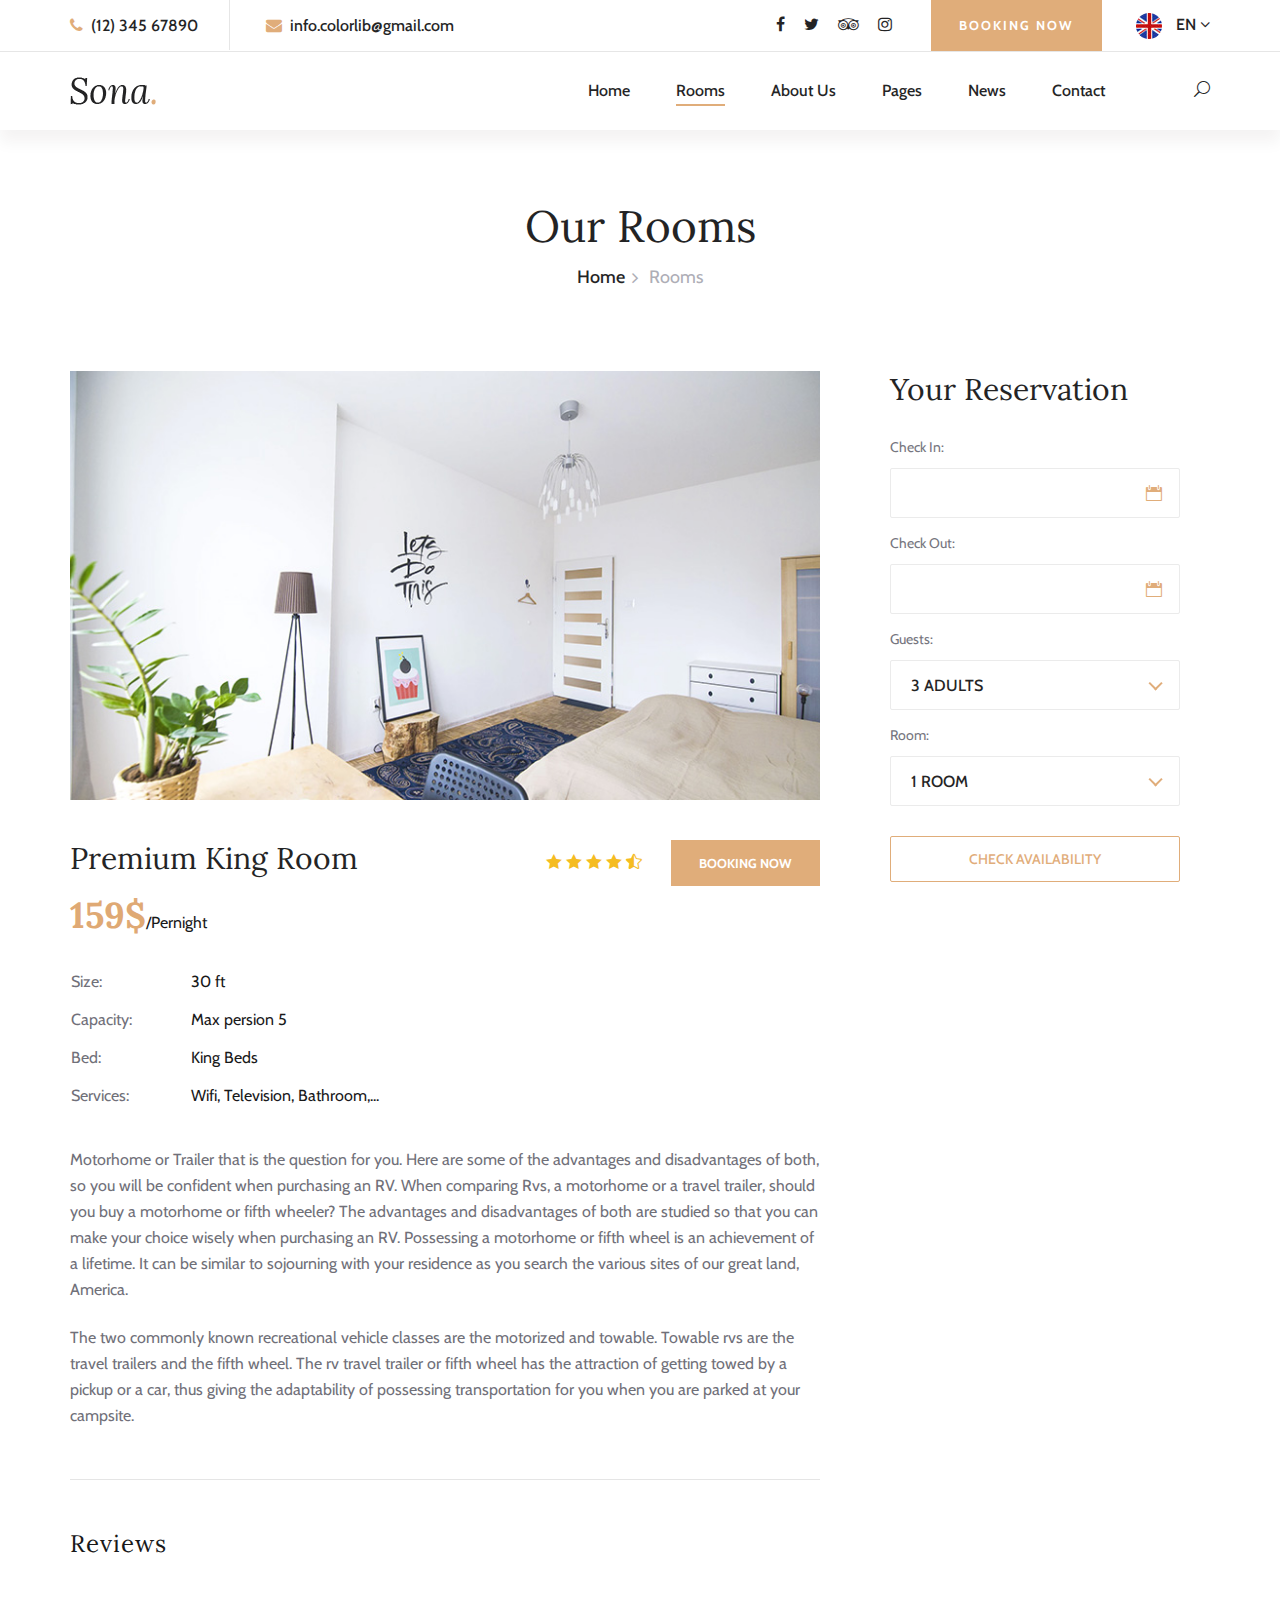
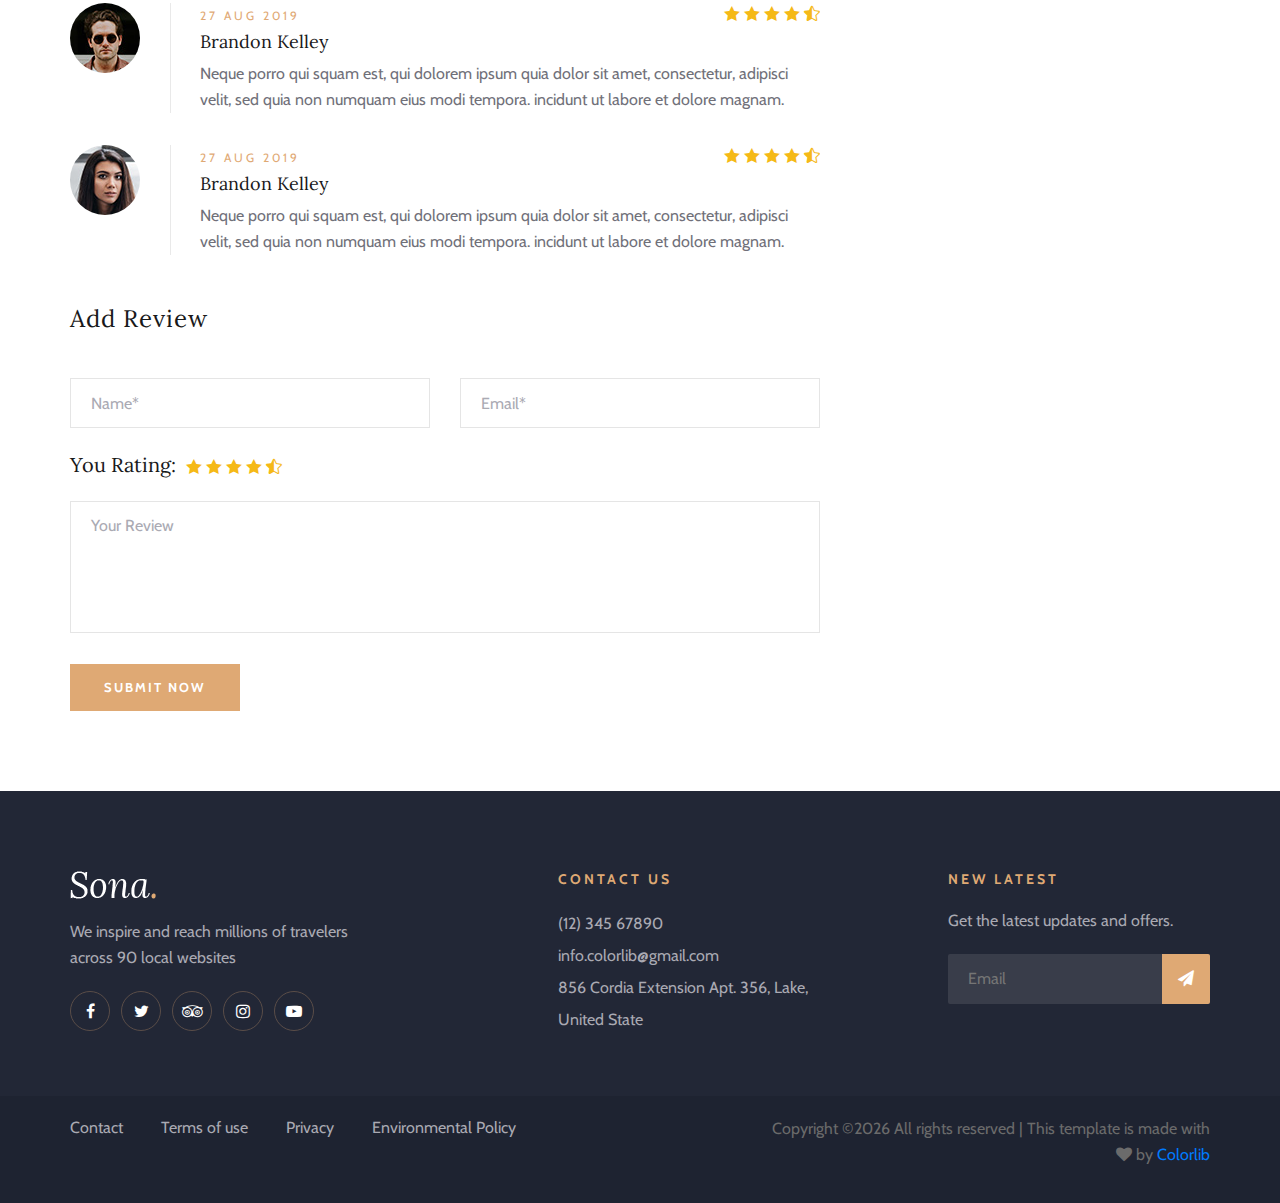
<file: sona/room-details.html>
<!DOCTYPE html>
<html lang="zxx">

<head>
    <meta charset="UTF-8">
    <meta name="description" content="Sona Template">
    <meta name="keywords" content="Sona, unica, creative, html">
    <meta name="viewport" content="width=device-width, initial-scale=1.0">
    <meta http-equiv="X-UA-Compatible" content="ie=edge">
    <title>Sona | Template</title>

    <!-- Google Font -->
    <link href="https://fonts.googleapis.com/css?family=Lora:400,700&display=swap" rel="stylesheet">
    <link href="https://fonts.googleapis.com/css?family=Cabin:400,500,600,700&display=swap" rel="stylesheet">

    <!-- Css Styles -->
    <link rel="stylesheet" href="css/bootstrap.min.css" type="text/css">
    <link rel="stylesheet" href="css/font-awesome.min.css" type="text/css">
    <link rel="stylesheet" href="css/elegant-icons.css" type="text/css">
    <link rel="stylesheet" href="css/flaticon.css" type="text/css">
    <link rel="stylesheet" href="css/owl.carousel.min.css" type="text/css">
    <link rel="stylesheet" href="css/nice-select.css" type="text/css">
    <link rel="stylesheet" href="css/jquery-ui.min.css" type="text/css">
    <link rel="stylesheet" href="css/magnific-popup.css" type="text/css">
    <link rel="stylesheet" href="css/slicknav.min.css" type="text/css">
    <link rel="stylesheet" href="css/style.css" type="text/css">
</head>

<body>
    <!-- Page Preloder -->
    <div id="preloder">
        <div class="loader"></div>
    </div>

    <!-- Offcanvas Menu Section Begin -->
    <div class="offcanvas-menu-overlay"></div>
    <div class="canvas-open">
        <i class="icon_menu"></i>
    </div>
    <div class="offcanvas-menu-wrapper">
        <div class="canvas-close">
            <i class="icon_close"></i>
        </div>
        <div class="search-icon search-switch">
            <i class="icon_search"></i>
        </div>
        <div class="header-configure-area">
            <div class="language-option">
                <img src="img/flag.jpg" alt="">
                <span>EN <i class="fa fa-angle-down"></i></span>
                <div class="flag-dropdown">
                    <ul>
                        <li><a href="#">Zi</a></li>
                        <li><a href="#">Fr</a></li>
                    </ul>
                </div>
            </div>
            <a href="#" class="bk-btn">Booking Now</a>
        </div>
        <nav class="mainmenu mobile-menu">
            <ul>
                <li class="active"><a href="./index.html">Home</a></li>
                <li><a href="./rooms.html">Rooms</a></li>
                <li><a href="./about-us.html">About Us</a></li>
                <li><a href="./pages.html">Pages</a>
                    <ul class="dropdown">
                        <li><a href="./room-details.html">Room Details</a></li>
                        <li><a href="./blog-details.html">Blog Details</a></li>
                        <li><a href="#">Family Room</a></li>
                        <li><a href="#">Premium Room</a></li>
                    </ul>
                </li>
                <li><a href="./blog.html">News</a></li>
                <li><a href="./contact.html">Contact</a></li>
            </ul>
        </nav>
        <div id="mobile-menu-wrap"></div>
        <div class="top-social">
            <a href="#"><i class="fa fa-facebook"></i></a>
            <a href="#"><i class="fa fa-twitter"></i></a>
            <a href="#"><i class="fa fa-tripadvisor"></i></a>
            <a href="#"><i class="fa fa-instagram"></i></a>
        </div>
        <ul class="top-widget">
            <li><i class="fa fa-phone"></i> (12) 345 67890</li>
            <li><i class="fa fa-envelope"></i> info.colorlib@gmail.com</li>
        </ul>
    </div>
    <!-- Offcanvas Menu Section End -->

    <!-- Header Section Begin -->
    <header class="header-section header-normal">
        <div class="top-nav">
            <div class="container">
                <div class="row">
                    <div class="col-lg-6">
                        <ul class="tn-left">
                            <li><i class="fa fa-phone"></i> (12) 345 67890</li>
                            <li><i class="fa fa-envelope"></i> info.colorlib@gmail.com</li>
                        </ul>
                    </div>
                    <div class="col-lg-6">
                        <div class="tn-right">
                            <div class="top-social">
                                <a href="#"><i class="fa fa-facebook"></i></a>
                                <a href="#"><i class="fa fa-twitter"></i></a>
                                <a href="#"><i class="fa fa-tripadvisor"></i></a>
                                <a href="#"><i class="fa fa-instagram"></i></a>
                            </div>
                            <a href="#" class="bk-btn">Booking Now</a>
                            <div class="language-option">
                                <img src="img/flag.jpg" alt="">
                                <span>EN <i class="fa fa-angle-down"></i></span>
                                <div class="flag-dropdown">
                                    <ul>
                                        <li><a href="#">Zi</a></li>
                                        <li><a href="#">Fr</a></li>
                                    </ul>
                                </div>
                            </div>
                        </div>
                    </div>
                </div>
            </div>
        </div>
        <div class="menu-item">
            <div class="container">
                <div class="row">
                    <div class="col-lg-2">
                        <div class="logo">
                            <a href="./index.html">
                                <img src="img/logo.png" alt="">
                            </a>
                        </div>
                    </div>
                    <div class="col-lg-10">
                        <div class="nav-menu">
                            <nav class="mainmenu">
                                <ul>
                                    <li><a href="./index.html">Home</a></li>
                                    <li class="active"><a href="./rooms.html">Rooms</a></li>
                                    <li><a href="./about-us.html">About Us</a></li>
                                    <li><a href="./pages.html">Pages</a>
                                        <ul class="dropdown">
                                            <li><a href="./room-details.html">Room Details</a></li>
                                            <li><a href="./blog-details.html">Blog Details</a></li>
                                            <li><a href="#">Family Room</a></li>
                                            <li><a href="#">Premium Room</a></li>
                                        </ul>
                                    </li>
                                    <li><a href="./blog.html">News</a></li>
                                    <li><a href="./contact.html">Contact</a></li>
                                </ul>
                            </nav>
                            <div class="nav-right search-switch">
                                <i class="icon_search"></i>
                            </div>
                        </div>
                    </div>
                </div>
            </div>
        </div>
    </header>
    <!-- Header End -->

    <!-- Breadcrumb Section Begin -->
    <div class="breadcrumb-section">
        <div class="container">
            <div class="row">
                <div class="col-lg-12">
                    <div class="breadcrumb-text">
                        <h2>Our Rooms</h2>
                        <div class="bt-option">
                            <a href="./home.html">Home</a>
                            <span>Rooms</span>
                        </div>
                    </div>
                </div>
            </div>
        </div>
    </div>
    <!-- Breadcrumb Section End -->

    <!-- Room Details Section Begin -->
    <section class="room-details-section spad">
        <div class="container">
            <div class="row">
                <div class="col-lg-8">
                    <div class="room-details-item">
                        <img src="img/room/room-details.jpg" alt="">
                        <div class="rd-text">
                            <div class="rd-title">
                                <h3>Premium King Room</h3>
                                <div class="rdt-right">
                                    <div class="rating">
                                        <i class="icon_star"></i>
                                        <i class="icon_star"></i>
                                        <i class="icon_star"></i>
                                        <i class="icon_star"></i>
                                        <i class="icon_star-half_alt"></i>
                                    </div>
                                    <a href="#">Booking Now</a>
                                </div>
                            </div>
                            <h2>159$<span>/Pernight</span></h2>
                            <table>
                                <tbody>
                                    <tr>
                                        <td class="r-o">Size:</td>
                                        <td>30 ft</td>
                                    </tr>
                                    <tr>
                                        <td class="r-o">Capacity:</td>
                                        <td>Max persion 5</td>
                                    </tr>
                                    <tr>
                                        <td class="r-o">Bed:</td>
                                        <td>King Beds</td>
                                    </tr>
                                    <tr>
                                        <td class="r-o">Services:</td>
                                        <td>Wifi, Television, Bathroom,...</td>
                                    </tr>
                                </tbody>
                            </table>
                            <p class="f-para">Motorhome or Trailer that is the question for you. Here are some of the
                                advantages and disadvantages of both, so you will be confident when purchasing an RV.
                                When comparing Rvs, a motorhome or a travel trailer, should you buy a motorhome or fifth
                                wheeler? The advantages and disadvantages of both are studied so that you can make your
                                choice wisely when purchasing an RV. Possessing a motorhome or fifth wheel is an
                                achievement of a lifetime. It can be similar to sojourning with your residence as you
                                search the various sites of our great land, America.</p>
                            <p>The two commonly known recreational vehicle classes are the motorized and towable.
                                Towable rvs are the travel trailers and the fifth wheel. The rv travel trailer or fifth
                                wheel has the attraction of getting towed by a pickup or a car, thus giving the
                                adaptability of possessing transportation for you when you are parked at your campsite.
                            </p>
                        </div>
                    </div>
                    <div class="rd-reviews">
                        <h4>Reviews</h4>
                        <div class="review-item">
                            <div class="ri-pic">
                                <img src="img/room/avatar/avatar-1.jpg" alt="">
                            </div>
                            <div class="ri-text">
                                <span>27 Aug 2019</span>
                                <div class="rating">
                                    <i class="icon_star"></i>
                                    <i class="icon_star"></i>
                                    <i class="icon_star"></i>
                                    <i class="icon_star"></i>
                                    <i class="icon_star-half_alt"></i>
                                </div>
                                <h5>Brandon Kelley</h5>
                                <p>Neque porro qui squam est, qui dolorem ipsum quia dolor sit amet, consectetur,
                                    adipisci velit, sed quia non numquam eius modi tempora. incidunt ut labore et dolore
                                    magnam.</p>
                            </div>
                        </div>
                        <div class="review-item">
                            <div class="ri-pic">
                                <img src="img/room/avatar/avatar-2.jpg" alt="">
                            </div>
                            <div class="ri-text">
                                <span>27 Aug 2019</span>
                                <div class="rating">
                                    <i class="icon_star"></i>
                                    <i class="icon_star"></i>
                                    <i class="icon_star"></i>
                                    <i class="icon_star"></i>
                                    <i class="icon_star-half_alt"></i>
                                </div>
                                <h5>Brandon Kelley</h5>
                                <p>Neque porro qui squam est, qui dolorem ipsum quia dolor sit amet, consectetur,
                                    adipisci velit, sed quia non numquam eius modi tempora. incidunt ut labore et dolore
                                    magnam.</p>
                            </div>
                        </div>
                    </div>
                    <div class="review-add">
                        <h4>Add Review</h4>
                        <form action="#" class="ra-form">
                            <div class="row">
                                <div class="col-lg-6">
                                    <input type="text" placeholder="Name*">
                                </div>
                                <div class="col-lg-6">
                                    <input type="text" placeholder="Email*">
                                </div>
                                <div class="col-lg-12">
                                    <div>
                                        <h5>You Rating:</h5>
                                        <div class="rating">
                                            <i class="icon_star"></i>
                                            <i class="icon_star"></i>
                                            <i class="icon_star"></i>
                                            <i class="icon_star"></i>
                                            <i class="icon_star-half_alt"></i>
                                        </div>
                                    </div>
                                    <textarea placeholder="Your Review"></textarea>
                                    <button type="submit">Submit Now</button>
                                </div>
                            </div>
                        </form>
                    </div>
                </div>
                <div class="col-lg-4">
                    <div class="room-booking">
                        <h3>Your Reservation</h3>
                        <form action="#">
                            <div class="check-date">
                                <label for="date-in">Check In:</label>
                                <input type="text" class="date-input" id="date-in">
                                <i class="icon_calendar"></i>
                            </div>
                            <div class="check-date">
                                <label for="date-out">Check Out:</label>
                                <input type="text" class="date-input" id="date-out">
                                <i class="icon_calendar"></i>
                            </div>
                            <div class="select-option">
                                <label for="guest">Guests:</label>
                                <select id="guest">
                                    <option value="">3 Adults</option>
                                </select>
                            </div>
                            <div class="select-option">
                                <label for="room">Room:</label>
                                <select id="room">
                                    <option value="">1 Room</option>
                                </select>
                            </div>
                            <button type="submit">Check Availability</button>
                        </form>
                    </div>
                </div>
            </div>
        </div>
    </section>
    <!-- Room Details Section End -->

    <!-- Footer Section Begin -->
    <footer class="footer-section">
        <div class="container">
            <div class="footer-text">
                <div class="row">
                    <div class="col-lg-4">
                        <div class="ft-about">
                            <div class="logo">
                                <a href="#">
                                    <img src="img/footer-logo.png" alt="">
                                </a>
                            </div>
                            <p>We inspire and reach millions of travelers<br /> across 90 local websites</p>
                            <div class="fa-social">
                                <a href="#"><i class="fa fa-facebook"></i></a>
                                <a href="#"><i class="fa fa-twitter"></i></a>
                                <a href="#"><i class="fa fa-tripadvisor"></i></a>
                                <a href="#"><i class="fa fa-instagram"></i></a>
                                <a href="#"><i class="fa fa-youtube-play"></i></a>
                            </div>
                        </div>
                    </div>
                    <div class="col-lg-3 offset-lg-1">
                        <div class="ft-contact">
                            <h6>Contact Us</h6>
                            <ul>
                                <li>(12) 345 67890</li>
                                <li>info.colorlib@gmail.com</li>
                                <li>856 Cordia Extension Apt. 356, Lake, United State</li>
                            </ul>
                        </div>
                    </div>
                    <div class="col-lg-3 offset-lg-1">
                        <div class="ft-newslatter">
                            <h6>New latest</h6>
                            <p>Get the latest updates and offers.</p>
                            <form action="#" class="fn-form">
                                <input type="text" placeholder="Email">
                                <button type="submit"><i class="fa fa-send"></i></button>
                            </form>
                        </div>
                    </div>
                </div>
            </div>
        </div>
        <div class="copyright-option">
            <div class="container">
                <div class="row">
                    <div class="col-lg-7">
                        <ul>
                            <li><a href="#">Contact</a></li>
                            <li><a href="#">Terms of use</a></li>
                            <li><a href="#">Privacy</a></li>
                            <li><a href="#">Environmental Policy</a></li>
                        </ul>
                    </div>
                    <div class="col-lg-5">
                        <div class="co-text"><p><!-- Link back to Colorlib can't be removed. Template is licensed under CC BY 3.0. -->
  Copyright &copy;<script>document.write(new Date().getFullYear());</script> All rights reserved | This template is made with <i class="fa fa-heart" aria-hidden="true"></i> by <a href="https://colorlib.com" target="_blank">Colorlib</a>
  <!-- Link back to Colorlib can't be removed. Template is licensed under CC BY 3.0. --></p></div>
                    </div>
                </div>
            </div>
        </div>
    </footer>
    <!-- Footer Section End -->

    <!-- Search model Begin -->
    <div class="search-model">
        <div class="h-100 d-flex align-items-center justify-content-center">
            <div class="search-close-switch"><i class="icon_close"></i></div>
            <form class="search-model-form">
                <input type="text" id="search-input" placeholder="Search here.....">
            </form>
        </div>
    </div>
    <!-- Search model end -->

    <!-- Js Plugins -->
    <script src="js/jquery-3.3.1.min.js"></script>
    <script src="js/bootstrap.min.js"></script>
    <script src="js/jquery.magnific-popup.min.js"></script>
    <script src="js/jquery.nice-select.min.js"></script>
    <script src="js/jquery-ui.min.js"></script>
    <script src="js/jquery.slicknav.js"></script>
    <script src="js/owl.carousel.min.js"></script>
    <script src="js/main.js"></script>
</body>

</html>
</file>
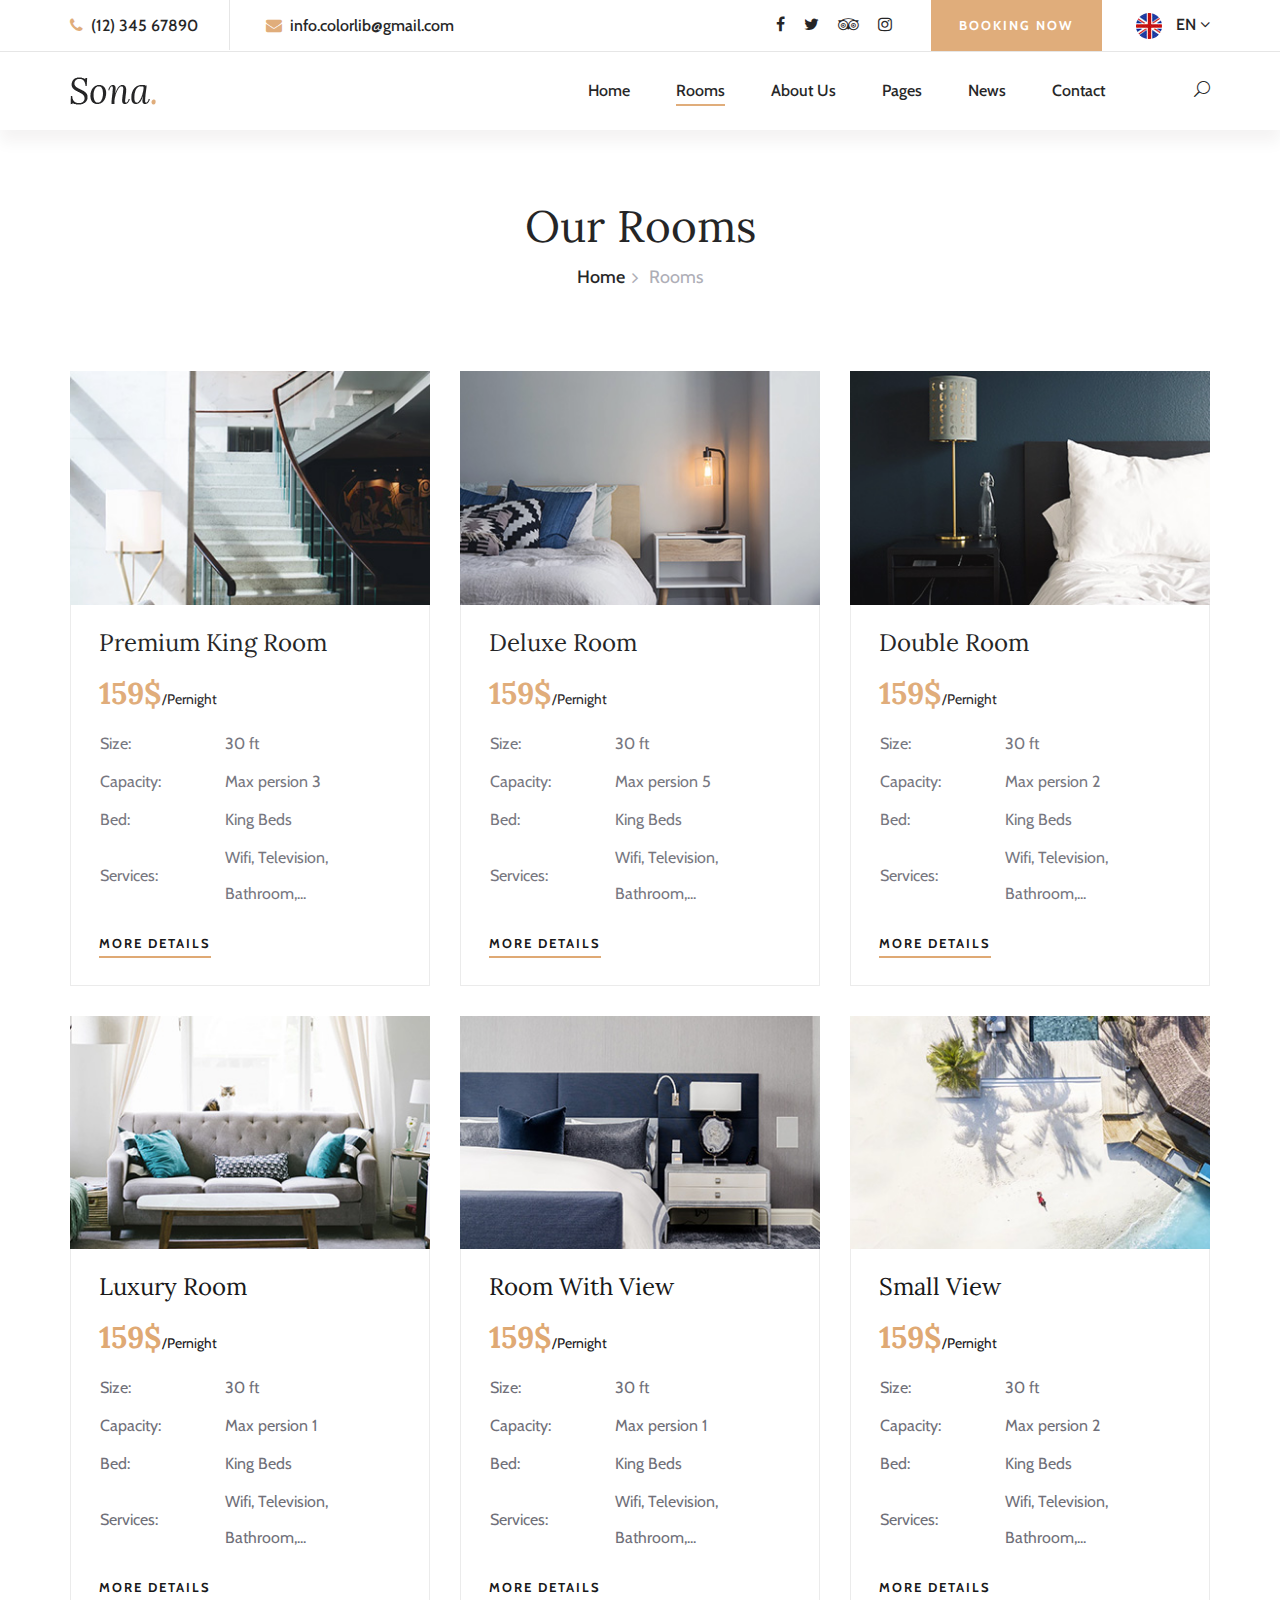
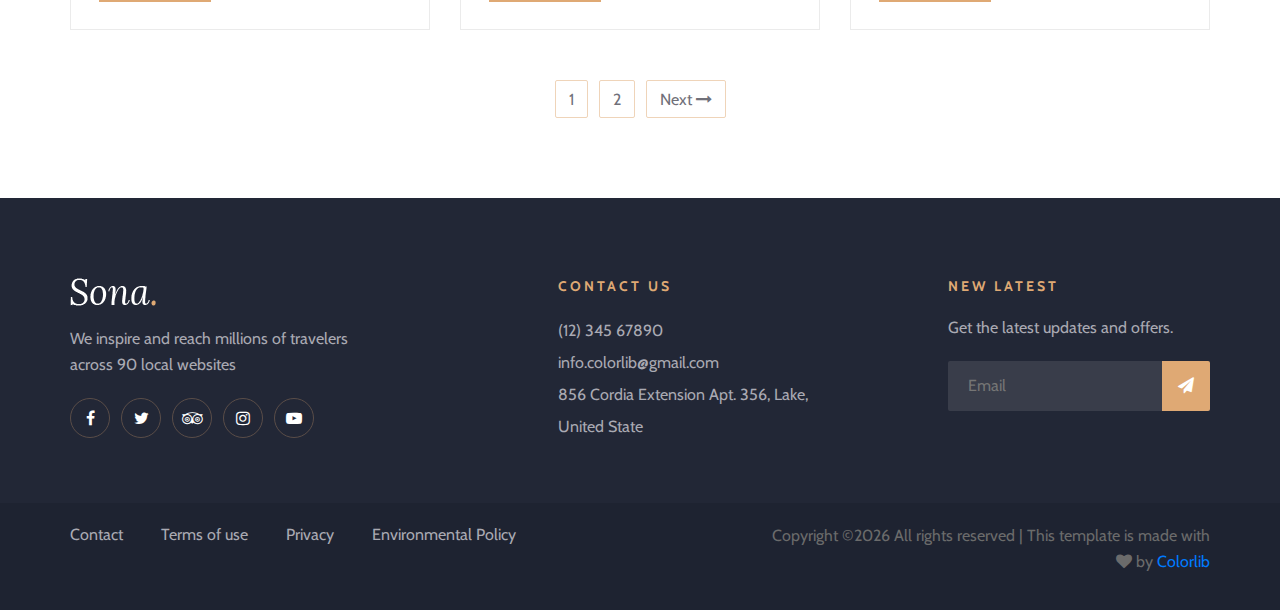
<file: sona/rooms.html>
<!DOCTYPE html>
<html lang="zxx">

<head>
    <meta charset="UTF-8">
    <meta name="description" content="Sona Template">
    <meta name="keywords" content="Sona, unica, creative, html">
    <meta name="viewport" content="width=device-width, initial-scale=1.0">
    <meta http-equiv="X-UA-Compatible" content="ie=edge">
    <title>Sona | Template</title>

    <!-- Google Font -->
    <link href="https://fonts.googleapis.com/css?family=Lora:400,700&display=swap" rel="stylesheet">
    <link href="https://fonts.googleapis.com/css?family=Cabin:400,500,600,700&display=swap" rel="stylesheet">

    <!-- Css Styles -->
    <link rel="stylesheet" href="css/bootstrap.min.css" type="text/css">
    <link rel="stylesheet" href="css/font-awesome.min.css" type="text/css">
    <link rel="stylesheet" href="css/elegant-icons.css" type="text/css">
    <link rel="stylesheet" href="css/flaticon.css" type="text/css">
    <link rel="stylesheet" href="css/owl.carousel.min.css" type="text/css">
    <link rel="stylesheet" href="css/nice-select.css" type="text/css">
    <link rel="stylesheet" href="css/jquery-ui.min.css" type="text/css">
    <link rel="stylesheet" href="css/magnific-popup.css" type="text/css">
    <link rel="stylesheet" href="css/slicknav.min.css" type="text/css">
    <link rel="stylesheet" href="css/style.css" type="text/css">
</head>

<body>
    <!-- Page Preloder -->
    <div id="preloder">
        <div class="loader"></div>
    </div>

    <!-- Offcanvas Menu Section Begin -->
    <div class="offcanvas-menu-overlay"></div>
    <div class="canvas-open">
        <i class="icon_menu"></i>
    </div>
    <div class="offcanvas-menu-wrapper">
        <div class="canvas-close">
            <i class="icon_close"></i>
        </div>
        <div class="search-icon search-switch">
            <i class="icon_search"></i>
        </div>
        <div class="header-configure-area">
            <div class="language-option">
                <img src="img/flag.jpg" alt="">
                <span>EN <i class="fa fa-angle-down"></i></span>
                <div class="flag-dropdown">
                    <ul>
                        <li><a href="#">Zi</a></li>
                        <li><a href="#">Fr</a></li>
                    </ul>
                </div>
            </div>
            <a href="#" class="bk-btn">Booking Now</a>
        </div>
        <nav class="mainmenu mobile-menu">
            <ul>
                <li class="active"><a href="./index.html">Home</a></li>
                <li><a href="./rooms.html">Rooms</a></li>
                <li><a href="./about-us.html">About Us</a></li>
                <li><a href="./pages.html">Pages</a>
                    <ul class="dropdown">
                        <li><a href="./room-details.html">Room Details</a></li>
                        <li><a href="./blog-details.html">Blog Details</a></li>
                        <li><a href="#">Family Room</a></li>
                        <li><a href="#">Premium Room</a></li>
                    </ul>
                </li>
                <li><a href="./blog.html">News</a></li>
                <li><a href="./contact.html">Contact</a></li>
            </ul>
        </nav>
        <div id="mobile-menu-wrap"></div>
        <div class="top-social">
            <a href="#"><i class="fa fa-facebook"></i></a>
            <a href="#"><i class="fa fa-twitter"></i></a>
            <a href="#"><i class="fa fa-tripadvisor"></i></a>
            <a href="#"><i class="fa fa-instagram"></i></a>
        </div>
        <ul class="top-widget">
            <li><i class="fa fa-phone"></i> (12) 345 67890</li>
            <li><i class="fa fa-envelope"></i> info.colorlib@gmail.com</li>
        </ul>
    </div>
    <!-- Offcanvas Menu Section End -->

    <!-- Header Section Begin -->
    <header class="header-section header-normal">
        <div class="top-nav">
            <div class="container">
                <div class="row">
                    <div class="col-lg-6">
                        <ul class="tn-left">
                            <li><i class="fa fa-phone"></i> (12) 345 67890</li>
                            <li><i class="fa fa-envelope"></i> info.colorlib@gmail.com</li>
                        </ul>
                    </div>
                    <div class="col-lg-6">
                        <div class="tn-right">
                            <div class="top-social">
                                <a href="#"><i class="fa fa-facebook"></i></a>
                                <a href="#"><i class="fa fa-twitter"></i></a>
                                <a href="#"><i class="fa fa-tripadvisor"></i></a>
                                <a href="#"><i class="fa fa-instagram"></i></a>
                            </div>
                            <a href="#" class="bk-btn">Booking Now</a>
                            <div class="language-option">
                                <img src="img/flag.jpg" alt="">
                                <span>EN <i class="fa fa-angle-down"></i></span>
                                <div class="flag-dropdown">
                                    <ul>
                                        <li><a href="#">Zi</a></li>
                                        <li><a href="#">Fr</a></li>
                                    </ul>
                                </div>
                            </div>
                        </div>
                    </div>
                </div>
            </div>
        </div>
        <div class="menu-item">
            <div class="container">
                <div class="row">
                    <div class="col-lg-2">
                        <div class="logo">
                            <a href="./index.html">
                                <img src="img/logo.png" alt="">
                            </a>
                        </div>
                    </div>
                    <div class="col-lg-10">
                        <div class="nav-menu">
                            <nav class="mainmenu">
                                <ul>
                                    <li><a href="./index.html">Home</a></li>
                                    <li class="active"><a href="./rooms.html">Rooms</a></li>
                                    <li><a href="./about-us.html">About Us</a></li>
                                    <li><a href="./pages.html">Pages</a>
                                        <ul class="dropdown">
                                            <li><a href="./room-details.html">Room Details</a></li>
                                            <li><a href="./blog-details.html">Blog Details</a></li>
                                            <li><a href="#">Family Room</a></li>
                                            <li><a href="#">Premium Room</a></li>
                                        </ul>
                                    </li>
                                    <li><a href="./blog.html">News</a></li>
                                    <li><a href="./contact.html">Contact</a></li>
                                </ul>
                            </nav>
                            <div class="nav-right search-switch">
                                <i class="icon_search"></i>
                            </div>
                        </div>
                    </div>
                </div>
            </div>
        </div>
    </header>
    <!-- Header End -->

    <!-- Breadcrumb Section Begin -->
    <div class="breadcrumb-section">
        <div class="container">
            <div class="row">
                <div class="col-lg-12">
                    <div class="breadcrumb-text">
                        <h2>Our Rooms</h2>
                        <div class="bt-option">
                            <a href="./home.html">Home</a>
                            <span>Rooms</span>
                        </div>
                    </div>
                </div>
            </div>
        </div>
    </div>
    <!-- Breadcrumb Section End -->

    <!-- Rooms Section Begin -->
    <section class="rooms-section spad">
        <div class="container">
            <div class="row">
                <div class="col-lg-4 col-md-6">
                    <div class="room-item">
                        <img src="img/room/room-1.jpg" alt="">
                        <div class="ri-text">
                            <h4>Premium King Room</h4>
                            <h3>159$<span>/Pernight</span></h3>
                            <table>
                                <tbody>
                                    <tr>
                                        <td class="r-o">Size:</td>
                                        <td>30 ft</td>
                                    </tr>
                                    <tr>
                                        <td class="r-o">Capacity:</td>
                                        <td>Max persion 3</td>
                                    </tr>
                                    <tr>
                                        <td class="r-o">Bed:</td>
                                        <td>King Beds</td>
                                    </tr>
                                    <tr>
                                        <td class="r-o">Services:</td>
                                        <td>Wifi, Television, Bathroom,...</td>
                                    </tr>
                                </tbody>
                            </table>
                            <a href="#" class="primary-btn">More Details</a>
                        </div>
                    </div>
                </div>
                <div class="col-lg-4 col-md-6">
                    <div class="room-item">
                        <img src="img/room/room-2.jpg" alt="">
                        <div class="ri-text">
                            <h4>Deluxe Room</h4>
                            <h3>159$<span>/Pernight</span></h3>
                            <table>
                                <tbody>
                                    <tr>
                                        <td class="r-o">Size:</td>
                                        <td>30 ft</td>
                                    </tr>
                                    <tr>
                                        <td class="r-o">Capacity:</td>
                                        <td>Max persion 5</td>
                                    </tr>
                                    <tr>
                                        <td class="r-o">Bed:</td>
                                        <td>King Beds</td>
                                    </tr>
                                    <tr>
                                        <td class="r-o">Services:</td>
                                        <td>Wifi, Television, Bathroom,...</td>
                                    </tr>
                                </tbody>
                            </table>
                            <a href="#" class="primary-btn">More Details</a>
                        </div>
                    </div>
                </div>
                <div class="col-lg-4 col-md-6">
                    <div class="room-item">
                        <img src="img/room/room-3.jpg" alt="">
                        <div class="ri-text">
                            <h4>Double Room</h4>
                            <h3>159$<span>/Pernight</span></h3>
                            <table>
                                <tbody>
                                    <tr>
                                        <td class="r-o">Size:</td>
                                        <td>30 ft</td>
                                    </tr>
                                    <tr>
                                        <td class="r-o">Capacity:</td>
                                        <td>Max persion 2</td>
                                    </tr>
                                    <tr>
                                        <td class="r-o">Bed:</td>
                                        <td>King Beds</td>
                                    </tr>
                                    <tr>
                                        <td class="r-o">Services:</td>
                                        <td>Wifi, Television, Bathroom,...</td>
                                    </tr>
                                </tbody>
                            </table>
                            <a href="#" class="primary-btn">More Details</a>
                        </div>
                    </div>
                </div>
                <div class="col-lg-4 col-md-6">
                    <div class="room-item">
                        <img src="img/room/room-4.jpg" alt="">
                        <div class="ri-text">
                            <h4>Luxury Room</h4>
                            <h3>159$<span>/Pernight</span></h3>
                            <table>
                                <tbody>
                                    <tr>
                                        <td class="r-o">Size:</td>
                                        <td>30 ft</td>
                                    </tr>
                                    <tr>
                                        <td class="r-o">Capacity:</td>
                                        <td>Max persion 1</td>
                                    </tr>
                                    <tr>
                                        <td class="r-o">Bed:</td>
                                        <td>King Beds</td>
                                    </tr>
                                    <tr>
                                        <td class="r-o">Services:</td>
                                        <td>Wifi, Television, Bathroom,...</td>
                                    </tr>
                                </tbody>
                            </table>
                            <a href="#" class="primary-btn">More Details</a>
                        </div>
                    </div>
                </div>
                <div class="col-lg-4 col-md-6">
                    <div class="room-item">
                        <img src="img/room/room-5.jpg" alt="">
                        <div class="ri-text">
                            <h4>Room With View</h4>
                            <h3>159$<span>/Pernight</span></h3>
                            <table>
                                <tbody>
                                    <tr>
                                        <td class="r-o">Size:</td>
                                        <td>30 ft</td>
                                    </tr>
                                    <tr>
                                        <td class="r-o">Capacity:</td>
                                        <td>Max persion 1</td>
                                    </tr>
                                    <tr>
                                        <td class="r-o">Bed:</td>
                                        <td>King Beds</td>
                                    </tr>
                                    <tr>
                                        <td class="r-o">Services:</td>
                                        <td>Wifi, Television, Bathroom,...</td>
                                    </tr>
                                </tbody>
                            </table>
                            <a href="#" class="primary-btn">More Details</a>
                        </div>
                    </div>
                </div>
                <div class="col-lg-4 col-md-6">
                    <div class="room-item">
                        <img src="img/room/room-6.jpg" alt="">
                        <div class="ri-text">
                            <h4>Small View</h4>
                            <h3>159$<span>/Pernight</span></h3>
                            <table>
                                <tbody>
                                    <tr>
                                        <td class="r-o">Size:</td>
                                        <td>30 ft</td>
                                    </tr>
                                    <tr>
                                        <td class="r-o">Capacity:</td>
                                        <td>Max persion 2</td>
                                    </tr>
                                    <tr>
                                        <td class="r-o">Bed:</td>
                                        <td>King Beds</td>
                                    </tr>
                                    <tr>
                                        <td class="r-o">Services:</td>
                                        <td>Wifi, Television, Bathroom,...</td>
                                    </tr>
                                </tbody>
                            </table>
                            <a href="#" class="primary-btn">More Details</a>
                        </div>
                    </div>
                </div>
                <div class="col-lg-12">
                    <div class="room-pagination">
                        <a href="#">1</a>
                        <a href="#">2</a>
                        <a href="#">Next <i class="fa fa-long-arrow-right"></i></a>
                    </div>
                </div>
            </div>
        </div>
    </section>
    <!-- Rooms Section End -->

    <!-- Footer Section Begin -->
    <footer class="footer-section">
        <div class="container">
            <div class="footer-text">
                <div class="row">
                    <div class="col-lg-4">
                        <div class="ft-about">
                            <div class="logo">
                                <a href="#">
                                    <img src="img/footer-logo.png" alt="">
                                </a>
                            </div>
                            <p>We inspire and reach millions of travelers<br /> across 90 local websites</p>
                            <div class="fa-social">
                                <a href="#"><i class="fa fa-facebook"></i></a>
                                <a href="#"><i class="fa fa-twitter"></i></a>
                                <a href="#"><i class="fa fa-tripadvisor"></i></a>
                                <a href="#"><i class="fa fa-instagram"></i></a>
                                <a href="#"><i class="fa fa-youtube-play"></i></a>
                            </div>
                        </div>
                    </div>
                    <div class="col-lg-3 offset-lg-1">
                        <div class="ft-contact">
                            <h6>Contact Us</h6>
                            <ul>
                                <li>(12) 345 67890</li>
                                <li>info.colorlib@gmail.com</li>
                                <li>856 Cordia Extension Apt. 356, Lake, United State</li>
                            </ul>
                        </div>
                    </div>
                    <div class="col-lg-3 offset-lg-1">
                        <div class="ft-newslatter">
                            <h6>New latest</h6>
                            <p>Get the latest updates and offers.</p>
                            <form action="#" class="fn-form">
                                <input type="text" placeholder="Email">
                                <button type="submit"><i class="fa fa-send"></i></button>
                            </form>
                        </div>
                    </div>
                </div>
            </div>
        </div>
        <div class="copyright-option">
            <div class="container">
                <div class="row">
                    <div class="col-lg-7">
                        <ul>
                            <li><a href="#">Contact</a></li>
                            <li><a href="#">Terms of use</a></li>
                            <li><a href="#">Privacy</a></li>
                            <li><a href="#">Environmental Policy</a></li>
                        </ul>
                    </div>
                    <div class="col-lg-5">
                        <div class="co-text"><p><!-- Link back to Colorlib can't be removed. Template is licensed under CC BY 3.0. -->
  Copyright &copy;<script>document.write(new Date().getFullYear());</script> All rights reserved | This template is made with <i class="fa fa-heart" aria-hidden="true"></i> by <a href="https://colorlib.com" target="_blank">Colorlib</a>
  <!-- Link back to Colorlib can't be removed. Template is licensed under CC BY 3.0. --></p></div>
                    </div>
                </div>
            </div>
        </div>
    </footer>
    <!-- Footer Section End -->

    <!-- Search model Begin -->
    <div class="search-model">
        <div class="h-100 d-flex align-items-center justify-content-center">
            <div class="search-close-switch"><i class="icon_close"></i></div>
            <form class="search-model-form">
                <input type="text" id="search-input" placeholder="Search here.....">
            </form>
        </div>
    </div>
    <!-- Search model end -->

    <!-- Js Plugins -->
    <script src="js/jquery-3.3.1.min.js"></script>
    <script src="js/bootstrap.min.js"></script>
    <script src="js/jquery.magnific-popup.min.js"></script>
    <script src="js/jquery.nice-select.min.js"></script>
    <script src="js/jquery-ui.min.js"></script>
    <script src="js/jquery.slicknav.js"></script>
    <script src="js/owl.carousel.min.js"></script>
    <script src="js/main.js"></script>
</body>

</html>
</file>
<file: sona/css/elegant-icons.css>
@font-face {
	font-family: 'ElegantIcons';
	src:url('../fonts/ElegantIcons.eot');
	src:url('../fonts/ElegantIcons.eot?#iefix') format('embedded-opentype'),
		url('../fonts/ElegantIcons.woff') format('woff'),
		url('../fonts/ElegantIcons.ttf') format('truetype'),
		url('../fonts/ElegantIcons.svg#ElegantIcons') format('svg');
	font-weight: normal;
	font-style: normal;
}

/* Use the following CSS code if you want to use data attributes for inserting your icons */
[data-icon]:before {
	font-family: 'ElegantIcons';
	content: attr(data-icon);
	speak: none;
	font-weight: normal;
	font-variant: normal;
	text-transform: none;
	line-height: 1;
	-webkit-font-smoothing: antialiased;
	-moz-osx-font-smoothing: grayscale;
}

/* Use the following CSS code if you want to have a class per icon */
/*
Instead of a list of all class selectors,
you can use the generic selector below, but it's slower:
[class*="your-class-prefix"] {
*/
.arrow_up, .arrow_down, .arrow_left, .arrow_right, .arrow_left-up, .arrow_right-up, .arrow_right-down, .arrow_left-down, .arrow-up-down, .arrow_up-down_alt, .arrow_left-right_alt, .arrow_left-right, .arrow_expand_alt2, .arrow_expand_alt, .arrow_condense, .arrow_expand, .arrow_move, .arrow_carrot-up, .arrow_carrot-down, .arrow_carrot-left, .arrow_carrot-right, .arrow_carrot-2up, .arrow_carrot-2down, .arrow_carrot-2left, .arrow_carrot-2right, .arrow_carrot-up_alt2, .arrow_carrot-down_alt2, .arrow_carrot-left_alt2, .arrow_carrot-right_alt2, .arrow_carrot-2up_alt2, .arrow_carrot-2down_alt2, .arrow_carrot-2left_alt2, .arrow_carrot-2right_alt2, .arrow_triangle-up, .arrow_triangle-down, .arrow_triangle-left, .arrow_triangle-right, .arrow_triangle-up_alt2, .arrow_triangle-down_alt2, .arrow_triangle-left_alt2, .arrow_triangle-right_alt2, .arrow_back, .icon_minus-06, .icon_plus, .icon_close, .icon_check, .icon_minus_alt2, .icon_plus_alt2, .icon_close_alt2, .icon_check_alt2, .icon_zoom-out_alt, .icon_zoom-in_alt, .icon_search, .icon_box-empty, .icon_box-selected, .icon_minus-box, .icon_plus-box, .icon_box-checked, .icon_circle-empty, .icon_circle-slelected, .icon_stop_alt2, .icon_stop, .icon_pause_alt2, .icon_pause, .icon_menu, .icon_menu-square_alt2, .icon_menu-circle_alt2, .icon_ul, .icon_ol, .icon_adjust-horiz, .icon_adjust-vert, .icon_document_alt, .icon_documents_alt, .icon_pencil, .icon_pencil-edit_alt, .icon_pencil-edit, .icon_folder-alt, .icon_folder-open_alt, .icon_folder-add_alt, .icon_info_alt, .icon_error-oct_alt, .icon_error-circle_alt, .icon_error-triangle_alt, .icon_question_alt2, .icon_question, .icon_comment_alt, .icon_chat_alt, .icon_vol-mute_alt, .icon_volume-low_alt, .icon_volume-high_alt, .icon_quotations, .icon_quotations_alt2, .icon_clock_alt, .icon_lock_alt, .icon_lock-open_alt, .icon_key_alt, .icon_cloud_alt, .icon_cloud-upload_alt, .icon_cloud-download_alt, .icon_image, .icon_images, .icon_lightbulb_alt, .icon_gift_alt, .icon_house_alt, .icon_genius, .icon_mobile, .icon_tablet, .icon_laptop, .icon_desktop, .icon_camera_alt, .icon_mail_alt, .icon_cone_alt, .icon_ribbon_alt, .icon_bag_alt, .icon_creditcard, .icon_cart_alt, .icon_paperclip, .icon_tag_alt, .icon_tags_alt, .icon_trash_alt, .icon_cursor_alt, .icon_mic_alt, .icon_compass_alt, .icon_pin_alt, .icon_pushpin_alt, .icon_map_alt, .icon_drawer_alt, .icon_toolbox_alt, .icon_book_alt, .icon_calendar, .icon_film, .icon_table, .icon_contacts_alt, .icon_headphones, .icon_lifesaver, .icon_piechart, .icon_refresh, .icon_link_alt, .icon_link, .icon_loading, .icon_blocked, .icon_archive_alt, .icon_heart_alt, .icon_star_alt, .icon_star-half_alt, .icon_star, .icon_star-half, .icon_tools, .icon_tool, .icon_cog, .icon_cogs, .arrow_up_alt, .arrow_down_alt, .arrow_left_alt, .arrow_right_alt, .arrow_left-up_alt, .arrow_right-up_alt, .arrow_right-down_alt, .arrow_left-down_alt, .arrow_condense_alt, .arrow_expand_alt3, .arrow_carrot_up_alt, .arrow_carrot-down_alt, .arrow_carrot-left_alt, .arrow_carrot-right_alt, .arrow_carrot-2up_alt, .arrow_carrot-2dwnn_alt, .arrow_carrot-2left_alt, .arrow_carrot-2right_alt, .arrow_triangle-up_alt, .arrow_triangle-down_alt, .arrow_triangle-left_alt, .arrow_triangle-right_alt, .icon_minus_alt, .icon_plus_alt, .icon_close_alt, .icon_check_alt, .icon_zoom-out, .icon_zoom-in, .icon_stop_alt, .icon_menu-square_alt, .icon_menu-circle_alt, .icon_document, .icon_documents, .icon_pencil_alt, .icon_folder, .icon_folder-open, .icon_folder-add, .icon_folder_upload, .icon_folder_download, .icon_info, .icon_error-circle, .icon_error-oct, .icon_error-triangle, .icon_question_alt, .icon_comment, .icon_chat, .icon_vol-mute, .icon_volume-low, .icon_volume-high, .icon_quotations_alt, .icon_clock, .icon_lock, .icon_lock-open, .icon_key, .icon_cloud, .icon_cloud-upload, .icon_cloud-download, .icon_lightbulb, .icon_gift, .icon_house, .icon_camera, .icon_mail, .icon_cone, .icon_ribbon, .icon_bag, .icon_cart, .icon_tag, .icon_tags, .icon_trash, .icon_cursor, .icon_mic, .icon_compass, .icon_pin, .icon_pushpin, .icon_map, .icon_drawer, .icon_toolbox, .icon_book, .icon_contacts, .icon_archive, .icon_heart, .icon_profile, .icon_group, .icon_grid-2x2, .icon_grid-3x3, .icon_music, .icon_pause_alt, .icon_phone, .icon_upload, .icon_download, .social_facebook, .social_twitter, .social_pinterest, .social_googleplus, .social_tumblr, .social_tumbleupon, .social_wordpress, .social_instagram, .social_dribbble, .social_vimeo, .social_linkedin, .social_rss, .social_deviantart, .social_share, .social_myspace, .social_skype, .social_youtube, .social_picassa, .social_googledrive, .social_flickr, .social_blogger, .social_spotify, .social_delicious, .social_facebook_circle, .social_twitter_circle, .social_pinterest_circle, .social_googleplus_circle, .social_tumblr_circle, .social_stumbleupon_circle, .social_wordpress_circle, .social_instagram_circle, .social_dribbble_circle, .social_vimeo_circle, .social_linkedin_circle, .social_rss_circle, .social_deviantart_circle, .social_share_circle, .social_myspace_circle, .social_skype_circle, .social_youtube_circle, .social_picassa_circle, .social_googledrive_alt2, .social_flickr_circle, .social_blogger_circle, .social_spotify_circle, .social_delicious_circle, .social_facebook_square, .social_twitter_square, .social_pinterest_square, .social_googleplus_square, .social_tumblr_square, .social_stumbleupon_square, .social_wordpress_square, .social_instagram_square, .social_dribbble_square, .social_vimeo_square, .social_linkedin_square, .social_rss_square, .social_deviantart_square, .social_share_square, .social_myspace_square, .social_skype_square, .social_youtube_square, .social_picassa_square, .social_googledrive_square, .social_flickr_square, .social_blogger_square, .social_spotify_square, .social_delicious_square, .icon_printer, .icon_calulator, .icon_building, .icon_floppy, .icon_drive, .icon_search-2, .icon_id, .icon_id-2, .icon_puzzle, .icon_like, .icon_dislike, .icon_mug, .icon_currency, .icon_wallet, .icon_pens, .icon_easel, .icon_flowchart, .icon_datareport, .icon_briefcase, .icon_shield, .icon_percent, .icon_globe, .icon_globe-2, .icon_target, .icon_hourglass, .icon_balance, .icon_rook, .icon_printer-alt, .icon_calculator_alt, .icon_building_alt, .icon_floppy_alt, .icon_drive_alt, .icon_search_alt, .icon_id_alt, .icon_id-2_alt, .icon_puzzle_alt, .icon_like_alt, .icon_dislike_alt, .icon_mug_alt, .icon_currency_alt, .icon_wallet_alt, .icon_pens_alt, .icon_easel_alt, .icon_flowchart_alt, .icon_datareport_alt, .icon_briefcase_alt, .icon_shield_alt, .icon_percent_alt, .icon_globe_alt, .icon_clipboard {
	font-family: 'ElegantIcons';
	speak: none;
	font-style: normal;
	font-weight: normal;
	font-variant: normal;
	text-transform: none;
	line-height: 1;
	-webkit-font-smoothing: antialiased;
}
.arrow_up:before {
	content: "\21";
}
.arrow_down:before {
	content: "\22";
}
.arrow_left:before {
	content: "\23";
}
.arrow_right:before {
	content: "\24";
}
.arrow_left-up:before {
	content: "\25";
}
.arrow_right-up:before {
	content: "\26";
}
.arrow_right-down:before {
	content: "\27";
}
.arrow_left-down:before {
	content: "\28";
}
.arrow-up-down:before {
	content: "\29";
}
.arrow_up-down_alt:before {
	content: "\2a";
}
.arrow_left-right_alt:before {
	content: "\2b";
}
.arrow_left-right:before {
	content: "\2c";
}
.arrow_expand_alt2:before {
	content: "\2d";
}
.arrow_expand_alt:before {
	content: "\2e";
}
.arrow_condense:before {
	content: "\2f";
}
.arrow_expand:before {
	content: "\30";
}
.arrow_move:before {
	content: "\31";
}
.arrow_carrot-up:before {
	content: "\32";
}
.arrow_carrot-down:before {
	content: "\33";
}
.arrow_carrot-left:before {
	content: "\34";
}
.arrow_carrot-right:before {
	content: "\35";
}
.arrow_carrot-2up:before {
	content: "\36";
}
.arrow_carrot-2down:before {
	content: "\37";
}
.arrow_carrot-2left:before {
	content: "\38";
}
.arrow_carrot-2right:before {
	content: "\39";
}
.arrow_carrot-up_alt2:before {
	content: "\3a";
}
.arrow_carrot-down_alt2:before {
	content: "\3b";
}
.arrow_carrot-left_alt2:before {
	content: "\3c";
}
.arrow_carrot-right_alt2:before {
	content: "\3d";
}
.arrow_carrot-2up_alt2:before {
	content: "\3e";
}
.arrow_carrot-2down_alt2:before {
	content: "\3f";
}
.arrow_carrot-2left_alt2:before {
	content: "\40";
}
.arrow_carrot-2right_alt2:before {
	content: "\41";
}
.arrow_triangle-up:before {
	content: "\42";
}
.arrow_triangle-down:before {
	content: "\43";
}
.arrow_triangle-left:before {
	content: "\44";
}
.arrow_triangle-right:before {
	content: "\45";
}
.arrow_triangle-up_alt2:before {
	content: "\46";
}
.arrow_triangle-down_alt2:before {
	content: "\47";
}
.arrow_triangle-left_alt2:before {
	content: "\48";
}
.arrow_triangle-right_alt2:before {
	content: "\49";
}
.arrow_back:before {
	content: "\4a";
}
.icon_minus-06:before {
	content: "\4b";
}
.icon_plus:before {
	content: "\4c";
}
.icon_close:before {
	content: "\4d";
}
.icon_check:before {
	content: "\4e";
}
.icon_minus_alt2:before {
	content: "\4f";
}
.icon_plus_alt2:before {
	content: "\50";
}
.icon_close_alt2:before {
	content: "\51";
}
.icon_check_alt2:before {
	content: "\52";
}
.icon_zoom-out_alt:before {
	content: "\53";
}
.icon_zoom-in_alt:before {
	content: "\54";
}
.icon_search:before {
	content: "\55";
}
.icon_box-empty:before {
	content: "\56";
}
.icon_box-selected:before {
	content: "\57";
}
.icon_minus-box:before {
	content: "\58";
}
.icon_plus-box:before {
	content: "\59";
}
.icon_box-checked:before {
	content: "\5a";
}
.icon_circle-empty:before {
	content: "\5b";
}
.icon_circle-slelected:before {
	content: "\5c";
}
.icon_stop_alt2:before {
	content: "\5d";
}
.icon_stop:before {
	content: "\5e";
}
.icon_pause_alt2:before {
	content: "\5f";
}
.icon_pause:before {
	content: "\60";
}
.icon_menu:before {
	content: "\61";
}
.icon_menu-square_alt2:before {
	content: "\62";
}
.icon_menu-circle_alt2:before {
	content: "\63";
}
.icon_ul:before {
	content: "\64";
}
.icon_ol:before {
	content: "\65";
}
.icon_adjust-horiz:before {
	content: "\66";
}
.icon_adjust-vert:before {
	content: "\67";
}
.icon_document_alt:before {
	content: "\68";
}
.icon_documents_alt:before {
	content: "\69";
}
.icon_pencil:before {
	content: "\6a";
}
.icon_pencil-edit_alt:before {
	content: "\6b";
}
.icon_pencil-edit:before {
	content: "\6c";
}
.icon_folder-alt:before {
	content: "\6d";
}
.icon_folder-open_alt:before {
	content: "\6e";
}
.icon_folder-add_alt:before {
	content: "\6f";
}
.icon_info_alt:before {
	content: "\70";
}
.icon_error-oct_alt:before {
	content: "\71";
}
.icon_error-circle_alt:before {
	content: "\72";
}
.icon_error-triangle_alt:before {
	content: "\73";
}
.icon_question_alt2:before {
	content: "\74";
}
.icon_question:before {
	content: "\75";
}
.icon_comment_alt:before {
	content: "\76";
}
.icon_chat_alt:before {
	content: "\77";
}
.icon_vol-mute_alt:before {
	content: "\78";
}
.icon_volume-low_alt:before {
	content: "\79";
}
.icon_volume-high_alt:before {
	content: "\7a";
}
.icon_quotations:before {
	content: "\7b";
}
.icon_quotations_alt2:before {
	content: "\7c";
}
.icon_clock_alt:before {
	content: "\7d";
}
.icon_lock_alt:before {
	content: "\7e";
}
.icon_lock-open_alt:before {
	content: "\e000";
}
.icon_key_alt:before {
	content: "\e001";
}
.icon_cloud_alt:before {
	content: "\e002";
}
.icon_cloud-upload_alt:before {
	content: "\e003";
}
.icon_cloud-download_alt:before {
	content: "\e004";
}
.icon_image:before {
	content: "\e005";
}
.icon_images:before {
	content: "\e006";
}
.icon_lightbulb_alt:before {
	content: "\e007";
}
.icon_gift_alt:before {
	content: "\e008";
}
.icon_house_alt:before {
	content: "\e009";
}
.icon_genius:before {
	content: "\e00a";
}
.icon_mobile:before {
	content: "\e00b";
}
.icon_tablet:before {
	content: "\e00c";
}
.icon_laptop:before {
	content: "\e00d";
}
.icon_desktop:before {
	content: "\e00e";
}
.icon_camera_alt:before {
	content: "\e00f";
}
.icon_mail_alt:before {
	content: "\e010";
}
.icon_cone_alt:before {
	content: "\e011";
}
.icon_ribbon_alt:before {
	content: "\e012";
}
.icon_bag_alt:before {
	content: "\e013";
}
.icon_creditcard:before {
	content: "\e014";
}
.icon_cart_alt:before {
	content: "\e015";
}
.icon_paperclip:before {
	content: "\e016";
}
.icon_tag_alt:before {
	content: "\e017";
}
.icon_tags_alt:before {
	content: "\e018";
}
.icon_trash_alt:before {
	content: "\e019";
}
.icon_cursor_alt:before {
	content: "\e01a";
}
.icon_mic_alt:before {
	content: "\e01b";
}
.icon_compass_alt:before {
	content: "\e01c";
}
.icon_pin_alt:before {
	content: "\e01d";
}
.icon_pushpin_alt:before {
	content: "\e01e";
}
.icon_map_alt:before {
	content: "\e01f";
}
.icon_drawer_alt:before {
	content: "\e020";
}
.icon_toolbox_alt:before {
	content: "\e021";
}
.icon_book_alt:before {
	content: "\e022";
}
.icon_calendar:before {
	content: "\e023";
}
.icon_film:before {
	content: "\e024";
}
.icon_table:before {
	content: "\e025";
}
.icon_contacts_alt:before {
	content: "\e026";
}
.icon_headphones:before {
	content: "\e027";
}
.icon_lifesaver:before {
	content: "\e028";
}
.icon_piechart:before {
	content: "\e029";
}
.icon_refresh:before {
	content: "\e02a";
}
.icon_link_alt:before {
	content: "\e02b";
}
.icon_link:before {
	content: "\e02c";
}
.icon_loading:before {
	content: "\e02d";
}
.icon_blocked:before {
	content: "\e02e";
}
.icon_archive_alt:before {
	content: "\e02f";
}
.icon_heart_alt:before {
	content: "\e030";
}
.icon_star_alt:before {
	content: "\e031";
}
.icon_star-half_alt:before {
	content: "\e032";
}
.icon_star:before {
	content: "\e033";
}
.icon_star-half:before {
	content: "\e034";
}
.icon_tools:before {
	content: "\e035";
}
.icon_tool:before {
	content: "\e036";
}
.icon_cog:before {
	content: "\e037";
}
.icon_cogs:before {
	content: "\e038";
}
.arrow_up_alt:before {
	content: "\e039";
}
.arrow_down_alt:before {
	content: "\e03a";
}
.arrow_left_alt:before {
	content: "\e03b";
}
.arrow_right_alt:before {
	content: "\e03c";
}
.arrow_left-up_alt:before {
	content: "\e03d";
}
.arrow_right-up_alt:before {
	content: "\e03e";
}
.arrow_right-down_alt:before {
	content: "\e03f";
}
.arrow_left-down_alt:before {
	content: "\e040";
}
.arrow_condense_alt:before {
	content: "\e041";
}
.arrow_expand_alt3:before {
	content: "\e042";
}
.arrow_carrot_up_alt:before {
	content: "\e043";
}
.arrow_carrot-down_alt:before {
	content: "\e044";
}
.arrow_carrot-left_alt:before {
	content: "\e045";
}
.arrow_carrot-right_alt:before {
	content: "\e046";
}
.arrow_carrot-2up_alt:before {
	content: "\e047";
}
.arrow_carrot-2dwnn_alt:before {
	content: "\e048";
}
.arrow_carrot-2left_alt:before {
	content: "\e049";
}
.arrow_carrot-2right_alt:before {
	content: "\e04a";
}
.arrow_triangle-up_alt:before {
	content: "\e04b";
}
.arrow_triangle-down_alt:before {
	content: "\e04c";
}
.arrow_triangle-left_alt:before {
	content: "\e04d";
}
.arrow_triangle-right_alt:before {
	content: "\e04e";
}
.icon_minus_alt:before {
	content: "\e04f";
}
.icon_plus_alt:before {
	content: "\e050";
}
.icon_close_alt:before {
	content: "\e051";
}
.icon_check_alt:before {
	content: "\e052";
}
.icon_zoom-out:before {
	content: "\e053";
}
.icon_zoom-in:before {
	content: "\e054";
}
.icon_stop_alt:before {
	content: "\e055";
}
.icon_menu-square_alt:before {
	content: "\e056";
}
.icon_menu-circle_alt:before {
	content: "\e057";
}
.icon_document:before {
	content: "\e058";
}
.icon_documents:before {
	content: "\e059";
}
.icon_pencil_alt:before {
	content: "\e05a";
}
.icon_folder:before {
	content: "\e05b";
}
.icon_folder-open:before {
	content: "\e05c";
}
.icon_folder-add:before {
	content: "\e05d";
}
.icon_folder_upload:before {
	content: "\e05e";
}
.icon_folder_download:before {
	content: "\e05f";
}
.icon_info:before {
	content: "\e060";
}
.icon_error-circle:before {
	content: "\e061";
}
.icon_error-oct:before {
	content: "\e062";
}
.icon_error-triangle:before {
	content: "\e063";
}
.icon_question_alt:before {
	content: "\e064";
}
.icon_comment:before {
	content: "\e065";
}
.icon_chat:before {
	content: "\e066";
}
.icon_vol-mute:before {
	content: "\e067";
}
.icon_volume-low:before {
	content: "\e068";
}
.icon_volume-high:before {
	content: "\e069";
}
.icon_quotations_alt:before {
	content: "\e06a";
}
.icon_clock:before {
	content: "\e06b";
}
.icon_lock:before {
	content: "\e06c";
}
.icon_lock-open:before {
	content: "\e06d";
}
.icon_key:before {
	content: "\e06e";
}
.icon_cloud:before {
	content: "\e06f";
}
.icon_cloud-upload:before {
	content: "\e070";
}
.icon_cloud-download:before {
	content: "\e071";
}
.icon_lightbulb:before {
	content: "\e072";
}
.icon_gift:before {
	content: "\e073";
}
.icon_house:before {
	content: "\e074";
}
.icon_camera:before {
	content: "\e075";
}
.icon_mail:before {
	content: "\e076";
}
.icon_cone:before {
	content: "\e077";
}
.icon_ribbon:before {
	content: "\e078";
}
.icon_bag:before {
	content: "\e079";
}
.icon_cart:before {
	content: "\e07a";
}
.icon_tag:before {
	content: "\e07b";
}
.icon_tags:before {
	content: "\e07c";
}
.icon_trash:before {
	content: "\e07d";
}
.icon_cursor:before {
	content: "\e07e";
}
.icon_mic:before {
	content: "\e07f";
}
.icon_compass:before {
	content: "\e080";
}
.icon_pin:before {
	content: "\e081";
}
.icon_pushpin:before {
	content: "\e082";
}
.icon_map:before {
	content: "\e083";
}
.icon_drawer:before {
	content: "\e084";
}
.icon_toolbox:before {
	content: "\e085";
}
.icon_book:before {
	content: "\e086";
}
.icon_contacts:before {
	content: "\e087";
}
.icon_archive:before {
	content: "\e088";
}
.icon_heart:before {
	content: "\e089";
}
.icon_profile:before {
	content: "\e08a";
}
.icon_group:before {
	content: "\e08b";
}
.icon_grid-2x2:before {
	content: "\e08c";
}
.icon_grid-3x3:before {
	content: "\e08d";
}
.icon_music:before {
	content: "\e08e";
}
.icon_pause_alt:before {
	content: "\e08f";
}
.icon_phone:before {
	content: "\e090";
}
.icon_upload:before {
	content: "\e091";
}
.icon_download:before {
	content: "\e092";
}
.social_facebook:before {
	content: "\e093";
}
.social_twitter:before {
	content: "\e094";
}
.social_pinterest:before {
	content: "\e095";
}
.social_googleplus:before {
	content: "\e096";
}
.social_tumblr:before {
	content: "\e097";
}
.social_tumbleupon:before {
	content: "\e098";
}
.social_wordpress:before {
	content: "\e099";
}
.social_instagram:before {
	content: "\e09a";
}
.social_dribbble:before {
	content: "\e09b";
}
.social_vimeo:before {
	content: "\e09c";
}
.social_linkedin:before {
	content: "\e09d";
}
.social_rss:before {
	content: "\e09e";
}
.social_deviantart:before {
	content: "\e09f";
}
.social_share:before {
	content: "\e0a0";
}
.social_myspace:before {
	content: "\e0a1";
}
.social_skype:before {
	content: "\e0a2";
}
.social_youtube:before {
	content: "\e0a3";
}
.social_picassa:before {
	content: "\e0a4";
}
.social_googledrive:before {
	content: "\e0a5";
}
.social_flickr:before {
	content: "\e0a6";
}
.social_blogger:before {
	content: "\e0a7";
}
.social_spotify:before {
	content: "\e0a8";
}
.social_delicious:before {
	content: "\e0a9";
}
.social_facebook_circle:before {
	content: "\e0aa";
}
.social_twitter_circle:before {
	content: "\e0ab";
}
.social_pinterest_circle:before {
	content: "\e0ac";
}
.social_googleplus_circle:before {
	content: "\e0ad";
}
.social_tumblr_circle:before {
	content: "\e0ae";
}
.social_stumbleupon_circle:before {
	content: "\e0af";
}
.social_wordpress_circle:before {
	content: "\e0b0";
}
.social_instagram_circle:before {
	content: "\e0b1";
}
.social_dribbble_circle:before {
	content: "\e0b2";
}
.social_vimeo_circle:before {
	content: "\e0b3";
}
.social_linkedin_circle:before {
	content: "\e0b4";
}
.social_rss_circle:before {
	content: "\e0b5";
}
.social_deviantart_circle:before {
	content: "\e0b6";
}
.social_share_circle:before {
	content: "\e0b7";
}
.social_myspace_circle:before {
	content: "\e0b8";
}
.social_skype_circle:before {
	content: "\e0b9";
}
.social_youtube_circle:before {
	content: "\e0ba";
}
.social_picassa_circle:before {
	content: "\e0bb";
}
.social_googledrive_alt2:before {
	content: "\e0bc";
}
.social_flickr_circle:before {
	content: "\e0bd";
}
.social_blogger_circle:before {
	content: "\e0be";
}
.social_spotify_circle:before {
	content: "\e0bf";
}
.social_delicious_circle:before {
	content: "\e0c0";
}
.social_facebook_square:before {
	content: "\e0c1";
}
.social_twitter_square:before {
	content: "\e0c2";
}
.social_pinterest_square:before {
	content: "\e0c3";
}
.social_googleplus_square:before {
	content: "\e0c4";
}
.social_tumblr_square:before {
	content: "\e0c5";
}
.social_stumbleupon_square:before {
	content: "\e0c6";
}
.social_wordpress_square:before {
	content: "\e0c7";
}
.social_instagram_square:before {
	content: "\e0c8";
}
.social_dribbble_square:before {
	content: "\e0c9";
}
.social_vimeo_square:before {
	content: "\e0ca";
}
.social_linkedin_square:before {
	content: "\e0cb";
}
.social_rss_square:before {
	content: "\e0cc";
}
.social_deviantart_square:before {
	content: "\e0cd";
}
.social_share_square:before {
	content: "\e0ce";
}
.social_myspace_square:before {
	content: "\e0cf";
}
.social_skype_square:before {
	content: "\e0d0";
}
.social_youtube_square:before {
	content: "\e0d1";
}
.social_picassa_square:before {
	content: "\e0d2";
}
.social_googledrive_square:before {
	content: "\e0d3";
}
.social_flickr_square:before {
	content: "\e0d4";
}
.social_blogger_square:before {
	content: "\e0d5";
}
.social_spotify_square:before {
	content: "\e0d6";
}
.social_delicious_square:before {
	content: "\e0d7";
}
.icon_printer:before {
	content: "\e103";
}
.icon_calulator:before {
	content: "\e0ee";
}
.icon_building:before {
	content: "\e0ef";
}
.icon_floppy:before {
	content: "\e0e8";
}
.icon_drive:before {
	content: "\e0ea";
}
.icon_search-2:before {
	content: "\e101";
}
.icon_id:before {
	content: "\e107";
}
.icon_id-2:before {
	content: "\e108";
}
.icon_puzzle:before {
	content: "\e102";
}
.icon_like:before {
	content: "\e106";
}
.icon_dislike:before {
	content: "\e0eb";
}
.icon_mug:before {
	content: "\e105";
}
.icon_currency:before {
	content: "\e0ed";
}
.icon_wallet:before {
	content: "\e100";
}
.icon_pens:before {
	content: "\e104";
}
.icon_easel:before {
	content: "\e0e9";
}
.icon_flowchart:before {
	content: "\e109";
}
.icon_datareport:before {
	content: "\e0ec";
}
.icon_briefcase:before {
	content: "\e0fe";
}
.icon_shield:before {
	content: "\e0f6";
}
.icon_percent:before {
	content: "\e0fb";
}
.icon_globe:before {
	content: "\e0e2";
}
.icon_globe-2:before {
	content: "\e0e3";
}
.icon_target:before {
	content: "\e0f5";
}
.icon_hourglass:before {
	content: "\e0e1";
}
.icon_balance:before {
	content: "\e0ff";
}
.icon_rook:before {
	content: "\e0f8";
}
.icon_printer-alt:before {
	content: "\e0fa";
}
.icon_calculator_alt:before {
	content: "\e0e7";
}
.icon_building_alt:before {
	content: "\e0fd";
}
.icon_floppy_alt:before {
	content: "\e0e4";
}
.icon_drive_alt:before {
	content: "\e0e5";
}
.icon_search_alt:before {
	content: "\e0f7";
}
.icon_id_alt:before {
	content: "\e0e0";
}
.icon_id-2_alt:before {
	content: "\e0fc";
}
.icon_puzzle_alt:before {
	content: "\e0f9";
}
.icon_like_alt:before {
	content: "\e0dd";
}
.icon_dislike_alt:before {
	content: "\e0f1";
}
.icon_mug_alt:before {
	content: "\e0dc";
}
.icon_currency_alt:before {
	content: "\e0f3";
}
.icon_wallet_alt:before {
	content: "\e0d8";
}
.icon_pens_alt:before {
	content: "\e0db";
}
.icon_easel_alt:before {
	content: "\e0f0";
}
.icon_flowchart_alt:before {
	content: "\e0df";
}
.icon_datareport_alt:before {
	content: "\e0f2";
}
.icon_briefcase_alt:before {
	content: "\e0f4";
}
.icon_shield_alt:before {
	content: "\e0d9";
}
.icon_percent_alt:before {
	content: "\e0da";
}
.icon_globe_alt:before {
	content: "\e0de";
}
.icon_clipboard:before {
	content: "\e0e6";
}


	.glyph {
		float: left;
		text-align: center;
		padding: .75em;
		margin: .4em 1.5em .75em 0;
		width: 6em;
text-shadow: none;
	}
        .glyph_big {
        font-size: 128px;
        color: #59c5dc;
        float: left;
        margin-right: 20px;
        }

        .glyph div { padding-bottom: 10px;}

	.glyph input {
		font-family: consolas, monospace;
		font-size: 12px;
		width: 100%;
		text-align: center;
		border: 0;
		box-shadow: 0 0 0 1px #ccc;
		padding: .2em;
                -moz-border-radius: 5px;
                -webkit-border-radius: 5px;
	}
	.centered {
		margin-left: auto;
		margin-right: auto;
	}
	.glyph .fs1 {
		font-size: 2em;
	}
</file>
<file: sona/css/flaticon.css>
/*
  	Flaticon icon font: Flaticon
  	Creation date: 25/01/2019 11:32
  	*/

@font-face {
  font-family: "Flaticon";
  src: url("../fonts/Flaticon.eot");
  src: url("../fonts/Flaticon.eot?#iefix") format("embedded-opentype"),
       url("../fonts/Flaticon.woff") format("woff"),
       url("../fonts/Flaticon.ttf") format("truetype"),
       url("../fonts/Flaticon.svg#Flaticon") format("svg");
  font-weight: normal;
  font-style: normal;
}

@media screen and (-webkit-min-device-pixel-ratio:0) {
  @font-face {
    font-family: "Flaticon";
    src: url("../fonts/Flaticon.svg#Flaticon") format("svg");
  }
}

[class^="flaticon-"]:before, [class*=" flaticon-"]:before,
[class^="flaticon-"]:after, [class*=" flaticon-"]:after {   
  font-family: Flaticon;
  font-size: 50px;
  font-style: normal;
  margin-left: 0;
}

.flaticon-001-luggage:before { content: "\f100"; }
.flaticon-002-breakfast:before { content: "\f101"; }
.flaticon-003-air-conditioner:before { content: "\f102"; }
.flaticon-004-fridge:before { content: "\f103"; }
.flaticon-005-tea:before { content: "\f104"; }
.flaticon-006-dumbbell:before { content: "\f105"; }
.flaticon-007-swimming-pool:before { content: "\f106"; }
.flaticon-008-heater:before { content: "\f107"; }
.flaticon-009-cctv:before { content: "\f108"; }
.flaticon-010-newspaper:before { content: "\f109"; }
.flaticon-011-no-smoking:before { content: "\f10a"; }
.flaticon-012-cocktail:before { content: "\f10b"; }
.flaticon-013-safety-box:before { content: "\f10c"; }
.flaticon-014-ring-bell:before { content: "\f10d"; }
.flaticon-015-door-hanger:before { content: "\f10e"; }
.flaticon-016-washing-machine:before { content: "\f10f"; }
.flaticon-017-sunbed:before { content: "\f110"; }
.flaticon-018-iron:before { content: "\f111"; }
.flaticon-019-television:before { content: "\f112"; }
.flaticon-020-telephone:before { content: "\f113"; }
.flaticon-021-flip-flops:before { content: "\f114"; }
.flaticon-022-clock:before { content: "\f115"; }
.flaticon-023-hair-dryer:before { content: "\f116"; }
.flaticon-024-towel:before { content: "\f117"; }
.flaticon-025-pillow:before { content: "\f118"; }
.flaticon-026-bed:before { content: "\f119"; }
.flaticon-027-mirror:before { content: "\f11a"; }
.flaticon-028-vacuum-cleaner:before { content: "\f11b"; }
.flaticon-029-wifi:before { content: "\f11c"; }
.flaticon-030-bathtub:before { content: "\f11d"; }
.flaticon-031-elevator:before { content: "\f11e"; }
.flaticon-032-armchair:before { content: "\f11f"; }
.flaticon-033-dinner:before { content: "\f120"; }
.flaticon-034-camera:before { content: "\f121"; }
.flaticon-035-eight-ball:before { content: "\f122"; }
.flaticon-036-parking:before { content: "\f123"; }
.flaticon-037-sink:before { content: "\f124"; }
.flaticon-038-five-stars:before { content: "\f125"; }
.flaticon-039-three-stars:before { content: "\f126"; }
.flaticon-040-key-card:before { content: "\f127"; }
.flaticon-041-lamp:before { content: "\f128"; }
.flaticon-042-menu:before { content: "\f129"; }
.flaticon-043-room-service:before { content: "\f12a"; }
.flaticon-044-clock-1:before { content: "\f12b"; }
.flaticon-045-door:before { content: "\f12c"; }
.flaticon-046-toothbrush:before { content: "\f12d"; }
.flaticon-047-calendar:before { content: "\f12e"; }
.flaticon-048-door-handle:before { content: "\f12f"; }
.flaticon-049-power-socket:before { content: "\f130"; }
.flaticon-050-bellboy:before { content: "\f131"; }
</file>
<file: sona/css/nice-select.css>
.nice-select {
  -webkit-tap-highlight-color: transparent;
  background-color: #fff;
  border-radius: 5px;
  border: solid 1px #e8e8e8;
  box-sizing: border-box;
  clear: both;
  cursor: pointer;
  display: block;
  float: left;
  font-family: inherit;
  font-size: 14px;
  font-weight: normal;
  height: 42px;
  line-height: 40px;
  outline: none;
  padding-left: 18px;
  padding-right: 30px;
  position: relative;
  text-align: left !important;
  -webkit-transition: all 0.2s ease-in-out;
  transition: all 0.2s ease-in-out;
  -webkit-user-select: none;
     -moz-user-select: none;
      -ms-user-select: none;
          user-select: none;
  white-space: nowrap;
  width: auto; }
  .nice-select:hover {
    border-color: #dbdbdb; }
  .nice-select:active, .nice-select.open, .nice-select:focus {
    border-color: #999; }
  .nice-select:after {
    border-bottom: 2px solid #999;
    border-right: 2px solid #999;
    content: '';
    display: block;
    height: 5px;
    margin-top: -4px;
    pointer-events: none;
    position: absolute;
    right: 12px;
    top: 50%;
    -webkit-transform-origin: 66% 66%;
        -ms-transform-origin: 66% 66%;
            transform-origin: 66% 66%;
    -webkit-transform: rotate(45deg);
        -ms-transform: rotate(45deg);
            transform: rotate(45deg);
    -webkit-transition: all 0.15s ease-in-out;
    transition: all 0.15s ease-in-out;
    width: 5px; }
  .nice-select.open:after {
    -webkit-transform: rotate(-135deg);
        -ms-transform: rotate(-135deg);
            transform: rotate(-135deg); }
  .nice-select.open .list {
    opacity: 1;
    pointer-events: auto;
    -webkit-transform: scale(1) translateY(0);
        -ms-transform: scale(1) translateY(0);
            transform: scale(1) translateY(0); }
  .nice-select.disabled {
    border-color: #ededed;
    color: #999;
    pointer-events: none; }
    .nice-select.disabled:after {
      border-color: #cccccc; }
  .nice-select.wide {
    width: 100%; }
    .nice-select.wide .list {
      left: 0 !important;
      right: 0 !important; }
  .nice-select.right {
    float: right; }
    .nice-select.right .list {
      left: auto;
      right: 0; }
  .nice-select.small {
    font-size: 12px;
    height: 36px;
    line-height: 34px; }
    .nice-select.small:after {
      height: 4px;
      width: 4px; }
    .nice-select.small .option {
      line-height: 34px;
      min-height: 34px; }
  .nice-select .list {
    background-color: #fff;
    border-radius: 5px;
    box-shadow: 0 0 0 1px rgba(68, 68, 68, 0.11);
    box-sizing: border-box;
    margin-top: 4px;
    opacity: 0;
    overflow: hidden;
    padding: 0;
    pointer-events: none;
    position: absolute;
    top: 100%;
    left: 0;
    -webkit-transform-origin: 50% 0;
        -ms-transform-origin: 50% 0;
            transform-origin: 50% 0;
    -webkit-transform: scale(0.75) translateY(-21px);
        -ms-transform: scale(0.75) translateY(-21px);
            transform: scale(0.75) translateY(-21px);
    -webkit-transition: all 0.2s cubic-bezier(0.5, 0, 0, 1.25), opacity 0.15s ease-out;
    transition: all 0.2s cubic-bezier(0.5, 0, 0, 1.25), opacity 0.15s ease-out;
    z-index: 9; }
    .nice-select .list:hover .option:not(:hover) {
      background-color: transparent !important; }
  .nice-select .option {
    cursor: pointer;
    font-weight: 400;
    line-height: 40px;
    list-style: none;
    min-height: 40px;
    outline: none;
    padding-left: 18px;
    padding-right: 29px;
    text-align: left;
    -webkit-transition: all 0.2s;
    transition: all 0.2s; }
    .nice-select .option:hover, .nice-select .option.focus, .nice-select .option.selected.focus {
      background-color: #f6f6f6; }
    .nice-select .option.selected {
      font-weight: bold; }
    .nice-select .option.disabled {
      background-color: transparent;
      color: #999;
      cursor: default; }

.no-csspointerevents .nice-select .list {
  display: none; }

.no-csspointerevents .nice-select.open .list {
  display: block; }
</file>
<file: sona/css/style.css>
/******************************************************************
  Template Name: Sona
  Description: Sona Hotel Html Template
  Author: Colorlib
  Author URI: https://colorlib.com
  Version: 1.0
  Created: Colorlib
******************************************************************/

/*------------------------------------------------------------------
[Table of contents]

1.  Template default CSS
	1.1	Variables
	1.2	Mixins
	1.3	Flexbox
	1.4	Reset
2.  Helper Css
3.  Header Section
4.  Hero Section
5.  About Section
6.  Services Section
7.  Testimonial Section
8.  Blog Section
9.  Contact
10.  Footer Style

-------------------------------------------------------------------*/

/*----------------------------------------*/

/* Template default CSS
/*----------------------------------------*/

html, body {
	height: 100%;
	font-family: "Cabin", sans-serif;
	-webkit-font-smoothing: antialiased;
	font-smoothing: antialiased;
}
h1, h2, h3, h4, h5, h6 {
	margin: 0;
	color: #111111;
	font-weight: 400;
	font-family: "Lora", serif;
}
h1 {
	font-size: 70px;
}
h2 {
	font-size: 36px;
}
h3 {
	font-size: 30px;
}
h4 {
	font-size: 24px;
}
h5 {
	font-size: 18px;
}
h6 {
	font-size: 16px;
}
p {
	font-size: 16px;
	font-family: "Cabin", sans-serif;
	color: #6b6b6b;
	font-weight: 400;
	line-height: 26px;
	margin: 0 0 15px 0;
}
img {
	max-width: 100%;
}
input:focus, select:focus, button:focus, textarea:focus {
	outline: none;
}
a:hover, a:focus {
	text-decoration: none;
	outline: none;
	color: #fff;
}
ul, ol {
	padding: 0;
	margin: 0;
}
/*---------------------
  Helper CSS
-----------------------*/

.section-title {
	text-align: center;
	margin-bottom: 22px;
}
.section-title span {
	font-size: 14px;
	color: #dfa974;
	font-weight: 700;
	text-transform: uppercase;
	letter-spacing: 2px;
}
.section-title h2 {
	font-size: 44px;
	color: #19191a;
	line-height: 58px;
	margin-top: 10px;
}
.set-bg {
	background-repeat: no-repeat;
	background-size: cover;
	background-position: top center;
}
.spad {
	padding-top: 100px;
	padding-bottom: 100px;
}
.spad-2 {
	padding-top: 50px;
	padding-bottom: 70px;
}
.text-white h1, .text-white h2, .text-white h3, .text-white h4, .text-white h5, .text-white h6, .text-white p, .text-white span, .text-white li, .text-white a {
	color: #fff;
}
/* buttons */

.primary-btn {
	display: inline-block;
	font-size: 13px;
	color: #ffffff;
	text-transform: uppercase;
	letter-spacing: 2px;
	font-weight: 700;
	position: relative;
}
.primary-btn:after {
	position: absolute;
	left: 0;
	bottom: -5px;
	width: 100%;
	height: 2px;
	background: #dfa974;
	content: "";
}
/* Preloder */

#preloder {
	position: fixed;
	width: 100%;
	height: 100%;
	top: 0;
	left: 0;
	z-index: 999999;
	background: #ffffff;
}
.loader {
	width: 40px;
	height: 40px;
	position: absolute;
	top: 50%;
	left: 50%;
	margin-top: -13px;
	margin-left: -13px;
	border-radius: 60px;
	animation: loader 0.8s linear infinite;
	-webkit-animation: loader 0.8s linear infinite;
}
@keyframes loader {
	0% {
		-webkit-transform: rotate(0deg);
		transform: rotate(0deg);
		border: 4px solid #f44336;
		border-left-color: transparent;
	}
	50% {
		-webkit-transform: rotate(180deg);
		transform: rotate(180deg);
		border: 4px solid #673ab7;
		border-left-color: transparent;
	}
	100% {
		-webkit-transform: rotate(360deg);
		transform: rotate(360deg);
		border: 4px solid #f44336;
		border-left-color: transparent;
	}
}
@-webkit-keyframes loader {
	0% {
		-webkit-transform: rotate(0deg);
		border: 4px solid #f44336;
		border-left-color: transparent;
	}
	50% {
		-webkit-transform: rotate(180deg);
		border: 4px solid #673ab7;
		border-left-color: transparent;
	}
	100% {
		-webkit-transform: rotate(360deg);
		border: 4px solid #f44336;
		border-left-color: transparent;
	}
}
.spacial-controls {
	position: fixed;
	width: 111px;
	height: 91px;
	top: 0;
	right: 0;
	z-index: 999;
}
.spacial-controls .search-switch {
	display: block;
	height: 100%;
	padding-top: 30px;
	background: #323232;
	text-align: center;
	cursor: pointer;
}
.search-model {
	display: none;
	position: fixed;
	width: 100%;
	height: 100%;
	left: 0;
	top: 0;
	background: #000;
	z-index: 99999;
}
.search-model-form {
	padding: 0 15px;
}
.search-model-form input {
	width: 500px;
	font-size: 40px;
	border: none;
	border-bottom: 2px solid #333;
	background: none;
	color: #999;
}
.search-close-switch {
	position: absolute;
	width: 50px;
	height: 50px;
	background: #333;
	color: #fff;
	text-align: center;
	border-radius: 50%;
	font-size: 28px;
	line-height: 28px;
	top: 30px;
	cursor: pointer;
	display: -webkit-box;
	display: -ms-flexbox;
	display: flex;
	-webkit-box-align: center;
	-ms-flex-align: center;
	align-items: center;
	-webkit-box-pack: center;
	-ms-flex-pack: center;
	justify-content: center;
}
/*---------------------
  Header
-----------------------*/

.header-section.header-normal .menu-item {
	-webkit-box-shadow: 0px 12px 15px rgba(36, 11, 12, 0.05);
	box-shadow: 0px 12px 15px rgba(36, 11, 12, 0.05);
}
.top-nav {
	border-bottom: 1px solid #e5e5e5;
}
.top-nav .tn-left li {
	list-style: none;
	display: inline-block;
	font-size: 16px;
	color: #19191a;
	font-weight: 500;
	padding: 14px 0 12px;
	margin-right: 64px;
	position: relative;
}
.top-nav .tn-left li:after {
	position: absolute;
	right: -32px;
	top: 0;
	width: 1px;
	height: 100%;
	background: #e5e5e5;
	content: "";
}
.top-nav .tn-left li:last-child {
	margin-right: 0;
}
.top-nav .tn-left li:last-child:after {
	display: none;
}
.top-nav .tn-left li i {
	color: #dfa974;
	margin-right: 4px;
}
.top-nav .tn-right {
	text-align: right;
}
.top-nav .tn-right .top-social {
	display: inline-block;
	margin-right: 35px;
	padding: 13px 0;
}
.top-nav .tn-right .top-social a {
	display: inline-block;
	font-size: 16px;
	color: #19191a;
	margin-left: 15px;
}
.top-nav .tn-right .bk-btn {
	display: inline-block;
	font-size: 13px;
	font-weight: 700;
	padding: 16px 28px 15px;
	background: #dfa974;
	color: #ffffff;
	text-transform: uppercase;
	letter-spacing: 2px;
}
.top-nav .tn-right .language-option {
	display: inline-block;
	margin-left: 30px;
	cursor: pointer;
	padding: 13px 0px 11px;
	position: relative;
}
.top-nav .tn-right .language-option:hover .flag-dropdown {
	top: 40px;
	opacity: 1;
	visibility: visible;
}
.top-nav .tn-right .language-option img {
	height: 26px;
	width: 26px;
	border-radius: 50%;
	margin-right: 10px;
}
.top-nav .tn-right .language-option span {
	font-size: 16px;
	color: #19191a;
	text-transform: uppercase;
	font-weight: 500;
}
.top-nav .tn-right .language-option .flag-dropdown {
	position: absolute;
	left: 0;
	top: 60px;
	width: 100px;
	background: #ffffff;
	display: block;
	padding: 10px 15px;
	-webkit-box-shadow: 0px 9px 10px rgba(25, 25, 26, 0.2);
	box-shadow: 0px 9px 10px rgba(25, 25, 26, 0.2);
	opacity: 0;
	visibility: hidden;
	-webkit-transition: all 0.3s;
	-o-transition: all 0.3s;
	transition: all 0.3s;
	z-index: 99;
}
.top-nav .tn-right .language-option .flag-dropdown ul li {
	list-style: none;
	text-align: left;
}
.top-nav .tn-right .language-option .flag-dropdown ul li a {
	font-size: 14px;
	text-transform: uppercase;
	font-weight: 500;
	color: #19191a;
	-webkit-transition: all 0.3s;
	-o-transition: all 0.3s;
	transition: all 0.3s;
}
.top-nav .tn-right .language-option .flag-dropdown ul li a:hover {
	color: #dfa974;
}
.menu-item {
	position: relative;
	z-index: 9;
}
.menu-item .logo {
	padding: 25px 0;
}
.menu-item .logo a {
	display: inline-block;
}
.menu-item .nav-menu {
	text-align: right;
}
.menu-item .nav-menu .mainmenu {
	display: inline-block;
}
.menu-item .nav-menu .mainmenu li {
	list-style: none;
	display: inline-block;
	position: relative;
	z-index: 1;
}
.menu-item .nav-menu .mainmenu li.active a:after {
	opacity: 1;
}
.menu-item .nav-menu .mainmenu li:hover>a:after {
	opacity: 1;
}
.menu-item .nav-menu .mainmenu li:hover .dropdown {
	top: 77px;
	opacity: 1;
	visibility: visible;
}
.menu-item .nav-menu .mainmenu li a {
	font-size: 16px;
	color: #19191a;
	margin-right: 42px;
	font-weight: 500;
	display: inline-block;
	padding: 27px 0;
	position: relative;
	-webkit-transition: all 0.3s;
	-o-transition: all 0.3s;
	transition: all 0.3s;
}
.menu-item .nav-menu .mainmenu li a:after {
	position: absolute;
	left: 0;
	top: 52px;
	width: 100%;
	height: 2px;
	background: #dfa974;
	content: "";
	opacity: 0;
	-webkit-transition: all 0.3s;
	-o-transition: all 0.3s;
	transition: all 0.3s;
}
.menu-item .nav-menu .mainmenu li .dropdown {
	position: absolute;
	left: 0;
	top: 97px;
	width: 180px;
	background: #ffffff;
	z-index: 9;
	opacity: 0;
	visibility: hidden;
	-webkit-transition: all 0.3s;
	-o-transition: all 0.3s;
	transition: all 0.3s;
	-webkit-box-shadow: 0px 9px 15px rgba(25, 25, 26, 0.05);
	box-shadow: 0px 9px 15px rgba(25, 25, 26, 0.05);
}
.menu-item .nav-menu .mainmenu li .dropdown li {
	list-style: none;
	display: block;
}
.menu-item .nav-menu .mainmenu li .dropdown li a {
	font-size: 16px;
	color: #19191a;
	display: block;
	text-align: left;
	padding: 8px 15px;
	-webkit-transition: all 0.3s;
	-o-transition: all 0.3s;
	transition: all 0.3s;
}
.menu-item .nav-menu .mainmenu li .dropdown li a:hover {
	color: #dfa974;
}
.menu-item .nav-menu .mainmenu li .dropdown li a:after {
	display: none;
}
.menu-item .nav-menu .nav-right {
	display: inline-block;
	margin-left: 43px;
	padding: 27px 0px;
}
.menu-item .nav-menu .nav-right i {
	font-size: 16px;
	color: #19191a;
	cursor: pointer;
}
.canvas-open {
	display: none;
}
.offcanvas-menu-wrapper {
	display: none;
}
/*---------------------
  Hero
-----------------------*/

.hero-section {
	position: relative;
	padding-top: 60px;
	padding-bottom: 100px;
}
.hero-section .container {
	position: relative;
	z-index: 5;
}
.hero-text {
	padding-top: 145px;
}
.hero-text h1 {
	font-size: 80px;
	line-height: 90px;
	color: #ffffff;
	margin-bottom: 16px;
}
.hero-text p {
	font-size: 18px;
	color: #ffffff;
	line-height: 28px;
	margin-bottom: 35px;
}
.booking-form {
	background: #ffffff;
	padding: 44px 40px 50px 40px;
	border-radius: 4px;
}
.booking-form h3 {
	color: #19191a;
	margin-bottom: 36px;
}
.booking-form form .check-date {
	position: relative;
	margin-bottom: 15px;
}
.booking-form form .check-date label {
	font-size: 14px;
	color: #707079;
	display: block;
	margin-bottom: 10px;
}
.booking-form form .check-date input {
	width: 100%;
	height: 50px;
	border: 1px solid #ebebeb;
	border-radius: 2px;
	font-size: 16px;
	color: #19191a;
	text-transform: uppercase;
	font-weight: 500;
	padding-left: 20px;
}
.booking-form form .check-date i {
	color: #dfa974;
	position: absolute;
	right: 18px;
	bottom: 17px;
}
.booking-form form .select-option {
	margin-bottom: 15px;
}
.booking-form form .select-option label {
	font-size: 14px;
	color: #707079;
	display: block;
	margin-bottom: 10px;
}
.booking-form form .select-option .nice-select {
	border-radius: 2px;
	border: 1px solid #ebebeb;
	height: 50px;
	line-height: 50px;
	outline: none;
	padding-left: 20px;
	width: 100%;
	float: none;
}
.booking-form form .select-option .nice-select:after {
	border-bottom: 2px solid #dfa974;
	border-right: 2px solid #dfa974;
	height: 10px;
	margin-top: 0;
	right: 20px;
	width: 10px;
	top: 36%;
}
.booking-form form .select-option .nice-select span {
	font-size: 16px;
	color: #19191a;
	text-transform: uppercase;
	font-weight: 500;
}
.booking-form form .select-option .nice-select .list {
	margin-top: 0;
	width: 100%;
}
.booking-form form button {
	display: block;
	font-size: 14px;
	text-transform: uppercase;
	border: 1px solid #dfa974;
	border-radius: 2px;
	color: #dfa974;
	font-weight: 500;
	background: transparent;
	width: 100%;
	height: 46px;
	margin-top: 30px;
}
.hero-slider {
	position: absolute;
	width: 100%;
	height: 100%;
	left: 0;
	top: 0;
}
.hero-slider.owl-carousel .owl-dots {
	position: absolute;
	left: 0;
	bottom: 23px;
	width: 100%;
	text-align: center;
}
.hero-slider.owl-carousel .owl-dots button {
	height: 6px;
	width: 6px;
	background: #ffffff;
	opacity: 0.5;
	border-radius: 50%;
	margin-right: 10px;
	-webkit-transition: all 0.3s;
	-o-transition: all 0.3s;
	transition: all 0.3s;
}
.hero-slider.owl-carousel .owl-dots button.active {
	width: 30px;
	border-radius: 50px;
	opacity: 1;
}
.hero-slider.owl-carousel .owl-dots button:last-child {
	margin-right: 0;
}
.hero-slider .owl-stage-outer, .hero-slider .owl-stage, .hero-slider .owl-item, .hero-slider .hs-item {
	height: 100%;
}
/*---------------------
  About US
-----------------------*/

.about-text {
	text-align: center;
	padding: 0 35px;
}
.about-text p {
	color: #595960;
	font-weight: 500;
}
.about-text p.f-para {
	margin-bottom: 10px;
}
.about-text p.s-para {
	margin-bottom: 35px;
}
.about-text .about-btn {
	color: #19191a;
}
.about-pic img {
	min-width: 100%;
}
/*---------------------
  Service Section
-----------------------*/

.services-section {
	padding-bottom: 60px;
	border-top: 1px solid #e5e5e5;
}
.services-section .section-title {
	margin-bottom: 36px;
}
.service-item {
	text-align: center;
	padding: 30px 35px 18px;
	-webkit-transition: all 0.3s;
	-o-transition: all 0.3s;
	transition: all 0.3s;
}
.service-item:hover {
	background: #dfa974;
}
.service-item:hover i {
	color: #ffffff;
}
.service-item:hover h4 {
	color: #ffffff;
}
.service-item:hover p {
	color: #ffffff;
}
.service-item i {
	display: inline-block;
	color: #dfa974;
	-webkit-transition: all 0.3s;
	-o-transition: all 0.3s;
	transition: all 0.3s;
}
.service-item h4 {
	color: #19191a;
	font-size: 22px;
	margin-bottom: 15px;
	margin-top: 10px;
	-webkit-transition: all 0.3s;
	-o-transition: all 0.3s;
	transition: all 0.3s;
}
.service-item p {
	color: #707079;
	-webkit-transition: all 0.3s;
	-o-transition: all 0.3s;
	transition: all 0.3s;
}
/*------------------------
  Home Page Room Section 
-------------------------*/

.hp-room-items {
	margin-left: -15px;
	margin-right: -15px;
	overflow: hidden;
}
.hp-room-items .hp-room-item {
	height: 600px;
	margin-right: -15px;
	position: relative;
	overflow: hidden;
}
.hp-room-items .hp-room-item:hover .hr-text {
	bottom: 135px;
}
.hp-room-items .hp-room-item:hover .hr-text h2 {
	margin-bottom: 30px;
}
.hp-room-items .hp-room-item .hr-text {
	position: absolute;
	left: 45px;
	right: 25px;
	bottom: -250px;
	-webkit-transition: all 0.5s;
	-o-transition: all 0.5s;
	transition: all 0.5s;
}
.hp-room-items .hp-room-item .hr-text h3 {
	color: #ffffff;
	margin-bottom: 15px;
}
.hp-room-items .hp-room-item .hr-text h2 {
	color: #dfa974;
	font-weight: 700;
	margin-bottom: 50px;
	-webkit-transition: all 0.2s;
	-o-transition: all 0.2s;
	transition: all 0.2s;
}
.hp-room-items .hp-room-item .hr-text h2 span {
	font-family: "Cabin", sans-serif;
	font-size: 16px;
	font-weight: 400;
	color: #ffffff;
}
.hp-room-items .hp-room-item .hr-text table {
	margin-bottom: 30px;
}
.hp-room-items .hp-room-item .hr-text table tbody tr td {
	font-size: 16px;
	color: #ffffff;
	line-height: 36px;
}
.hp-room-items .hp-room-item .hr-text table tbody tr td.r-o {
	width: 120px;
}
.hp-room-items .hp-room-item .hr-text .primary-btn:after {
	background: #ffffff;
}
/*---------------------
  Testimonial Slider
-----------------------*/

.testimonial-section {
	background: #f9f9f9;
}
.testimonial-section .section-title {
	margin-bottom: 30px;
}
.testimonial-slider.owl-carousel .owl-item img {
	width: auto;
	margin: 0 auto;
}
.testimonial-slider.owl-carousel .owl-nav button {
	height: 44px;
	width: 44px;
	border: 1px solid #ebebeb;
	font-size: 24px;
	color: #707079;
	background: #ffffff;
	line-height: 48px;
	text-align: center;
	border-radius: 50%;
	position: absolute;
	left: -190px;
	top: 50%;
	-webkit-transform: translateY(-6px);
	-ms-transform: translateY(-6px);
	transform: translateY(-6px);
	-webkit-transition: all 0.3s;
	-o-transition: all 0.3s;
	transition: all 0.3s;
}
.testimonial-slider.owl-carousel .owl-nav button:hover {
	border-color: #19191a;
	color: #19191a;
}
.testimonial-slider.owl-carousel .owl-nav button.owl-next {
	left: auto;
	right: -190px;
}
.testimonial-slider .ts-item {
	text-align: center;
}
.testimonial-slider .ts-item p {
	font-size: 20px;
	color: #707079;
	line-height: 30px;
	margin-bottom: 50px;
}
.testimonial-slider .ts-item .ti-author {
	margin-bottom: 60px;
}
.testimonial-slider .ts-item .ti-author .rating {
	display: inline-block;
}
.testimonial-slider .ts-item .ti-author .rating i {
	color: #f5b917;
	font-size: 16px;
}
.testimonial-slider .ts-item .ti-author h5 {
	font-size: 20px;
	color: #19191a;
	display: inline-block;
}
/*---------------------
  Blog and Event
-----------------------*/

.blog-section {
	padding-bottom: 70px;
}
.blog-section .section-title {
	margin-bottom: 36px;
}
/*---------------------
  Footer Section
-----------------------*/

.footer-section {
	background: #222736;
}
.footer-section .footer-text {
	padding: 80px 0 30px;
}
.footer-section .footer-text .ft-about {
	margin-bottom: 30px;
}
.footer-section .footer-text .ft-about .logo {
	margin-bottom: 20px;
}
.footer-section .footer-text .ft-about .logo a {
	display: inline-block;
}
.footer-section .footer-text .ft-about p {
	color: #aaaab3;
	margin-bottom: 20px;
}
.footer-section .footer-text .ft-about .fa-social a {
	display: inline-block;
	height: 40px;
	width: 40px;
	font-size: 16px;
	line-height: 40px;
	text-align: center;
	color: #ffffff;
	border: 1px solid #5A4D48;
	border-radius: 50%;
	-webkit-transition: all 0.3s;
	-o-transition: all 0.3s;
	transition: all 0.3s;
	margin-right: 7px;
}
.footer-section .footer-text .ft-about .fa-social a:hover {
	background: #dfa974;
	border-color: #dfa974;
}
.footer-section .footer-text .ft-contact {
	margin-bottom: 30px;
}
.footer-section .footer-text .ft-contact h6 {
	font-size: 14px;
	color: #dfa974;
	text-transform: uppercase;
	font-weight: 700;
	letter-spacing: 3px;
	font-family: "Cabin", sans-serif;
	margin-bottom: 20px;
}
.footer-section .footer-text .ft-contact ul li {
	font-size: 16px;
	color: #aaaab3;
	line-height: 32px;
	list-style: none;
}
.footer-section .footer-text .ft-newslatter h6 {
	font-size: 14px;
	color: #dfa974;
	text-transform: uppercase;
	font-weight: 700;
	letter-spacing: 3px;
	font-family: "Cabin", sans-serif;
	margin-bottom: 20px;
}
.footer-section .footer-text .ft-newslatter p {
	color: #aaaab3;
	margin-bottom: 20px;
}
.footer-section .footer-text .ft-newslatter .fn-form {
	position: relative;
}
.footer-section .footer-text .ft-newslatter .fn-form input {
	width: 100%;
	height: 50px;
	border-radius: 2px;
	background: #393D4A;
	border: none;
	padding-left: 20px;
	font-size: 16px;
	color: #707079;
}
.footer-section .footer-text .ft-newslatter .fn-form button {
	position: absolute;
	right: 0;
	top: 0;
	font-size: 16px;
	background: #dfa974;
	color: #ffffff;
	padding: 0 16px;
	height: 50px;
	border: none;
	border-radius: 0 2px 2px 0;
}
.footer-section .copyright-option {
	background: rgba(16, 20, 31, 0.2);
	padding: 20px 0;
}
.footer-section .copyright-option ul li {
	list-style: none;
	display: inline-block;
	margin-right: 34px;
}
.footer-section .copyright-option ul li:last-child {
	margin-right: 0;
}
.footer-section .copyright-option ul li a {
	font-size: 16px;
	color: #aaaab3;
}
.footer-section .copyright-option .co-text {
	font-size: 16px;
	color: #707079;
	text-align: right;
}
/* --------------------------------- Other Pages Styles ----------------------------------- */

/*---------------------
  Breadcrumb Section
-----------------------*/

.breadcrumb-section {
	padding-top: 70px;
	padding-bottom: 80px;
}
.breadcrumb-text {
	text-align: center;
}
.breadcrumb-text h2 {
	font-size: 44px;
	color: #19191a;
	margin-bottom: 12px;
}
.breadcrumb-text .bt-option a {
	display: inline-block;
	font-size: 18px;
	color: #19191a;
	margin-right: 20px;
	position: relative;
	font-weight: 500;
}
.breadcrumb-text .bt-option a:after {
	position: absolute;
	right: -13px;
	top: 1px;
	content: "";
	font-size: 18px;
	font-family: "FontAwesome";
	color: #aaaab3;
}
.breadcrumb-text .bt-option span {
	display: inline-block;
	font-size: 18px;
	color: #aaaab3;
}
/*------------------------
  About Us Page Section
-------------------------*/

.aboutus-page-section {
	padding-top: 0;
	padding-bottom: 70px;
}
.about-page-text {
	margin-bottom: 65px;
}
.about-page-text .ap-title {
	margin-bottom: 30px;
}
.about-page-text .ap-title h2 {
	font-size: 44px;
	color: #19191a;
	margin-bottom: 18px;
}
.about-page-text .ap-title p {
	font-size: 18px;
	color: #707079;
	line-height: 28px;
}
.about-page-text .ap-services li {
	list-style: none;
	font-size: 20px;
	color: #707079;
	line-height: 42px;
}
.about-page-text .ap-services li i {
	color: #dfa974;
	margin-right: 5px;
}
.about-page-services .ap-service-item {
	position: relative;
	height: 420px;
	border-radius: 5px;
	margin-bottom: 30px;
}
.about-page-services .ap-service-item .api-text {
	position: absolute;
	left: 0;
	bottom: 40px;
	width: 100%;
	text-align: center;
}
.about-page-services .ap-service-item .api-text h3 {
	color: #ffffff;
}
/*---------------------
  Video Section
-----------------------*/

.video-section {
	height: 500px;
	padding-top: 140px;
}
.video-section .video-text {
	text-align: center;
}
.video-section .video-text h2 {
	font-size: 48px;
	color: #ffffff;
	margin-bottom: 16px;
}
.video-section .video-text p {
	font-size: 20px;
	color: #ffffff;
	margin-bottom: 40px;
}
.video-section .video-text .play-btn {
	display: inline-block;
}
/*---------------------
  Gallery Section
-----------------------*/

.gallery-section {
	padding-bottom: 80px;
}
.gallery-section .section-title {
	margin-bottom: 38px;
}
.gallery-item {
	position: relative;
	height: 279px;
	margin-bottom: 20px;
	border-radius: 5px;
	position: relative;
	z-index: 1;
}
.gallery-item:hover:after {
	opacity: 1;
}
.gallery-item:hover .gi-text {
	opacity: 1;
}
.gallery-item:after {
	position: absolute;
	left: 0;
	top: 0;
	width: 100%;
	height: 100%;
	background: rgba(25, 25, 26, 0.3);
	content: "";
	z-index: -1;
	border-radius: 5px;
	-webkit-transition: all 0.3s;
	-o-transition: all 0.3s;
	transition: all 0.3s;
	opacity: 0;
}
.gallery-item.large-item {
	height: 576px;
}
.gallery-item .gi-text {
	display: -webkit-box;
	display: -ms-flexbox;
	display: flex;
	-webkit-box-align: center;
	-ms-flex-align: center;
	align-items: center;
	-webkit-box-pack: center;
	-ms-flex-pack: center;
	justify-content: center;
	width: 100%;
	height: 100%;
	-webkit-transition: all 0.3s;
	-o-transition: all 0.3s;
	transition: all 0.3s;
	opacity: 0;
}
.gallery-item .gi-text h3 {
	color: #ffffff;
}
/*---------------------
  Room Section
-----------------------*/

.rooms-section {
	padding-top: 0;
	padding-bottom: 80px;
}
.room-item {
	margin-bottom: 30px;
}
.room-item img {
	min-width: 100%;
}
.room-item .ri-text {
	border: 1px solid #ebebeb;
	border-top: none;
	padding: 24px 24px 30px 28px;
}
.room-item .ri-text h4 {
	color: #19191a;
	margin-bottom: 17px;
}
.room-item .ri-text h3 {
	color: #dfa974;
	font-weight: 700;
	margin-bottom: 14px;
}
.room-item .ri-text h3 span {
	font-family: "Cabin", sans-serif;
	font-size: 14px;
	font-weight: 400;
	color: #19191a;
}
.room-item .ri-text table {
	margin-bottom: 18px;
}
.room-item .ri-text table tbody tr td {
	font-size: 16px;
	color: #707079;
	line-height: 36px;
}
.room-item .ri-text table tbody tr td.r-o {
	width: 125px;
}
.room-item .ri-text .primary-btn {
	color: #19191a;
}
.room-pagination {
	text-align: center;
	padding-top: 20px;
}
.room-pagination a {
	font-size: 16px;
	color: #707079;
	border: 1px solid #EFD4B9;
	border-radius: 2px;
	padding: 7px 13px 5px;
	margin-right: 7px;
	display: inline-block;
	-webkit-transition: all 0.3s;
	-o-transition: all 0.3s;
	transition: all 0.3s;
}
.room-pagination a:last-child {
	margin-right: 0;
}
.room-pagination a:hover {
	background: #dfa974;
	color: #ffffff;
}
/*-----------------------
  Room Details Section
-------------------------*/

.room-details-section {
	padding-top: 0;
	padding-bottom: 80px;
}
.room-details-item {
	margin-bottom: 50px;
}
.room-details-item img {
	margin-bottom: 40px;
}
.room-details-item .rd-text .rd-title {
	overflow: hidden;
	margin-bottom: 8px;
}
.room-details-item .rd-text .rd-title h3 {
	color: #19191a;
	float: left;
}
.room-details-item .rd-text .rd-title .rdt-right {
	float: right;
	text-align: right;
}
.room-details-item .rd-text .rd-title .rdt-right .rating {
	display: inline-block;
	margin-right: 25px;
	margin-bottom: 10px;
}
.room-details-item .rd-text .rd-title .rdt-right .rating i {
	color: #f5b917;
}
.room-details-item .rd-text .rd-title .rdt-right a {
	display: inline-block;
	color: #ffffff;
	font-size: 13px;
	text-transform: uppercase;
	font-weight: 700;
	background: #dfa974;
	padding: 14px 28px 13px;
}
.room-details-item .rd-text h2 {
	color: #dfa974;
	font-weight: 700;
	margin-bottom: 25px;
}
.room-details-item .rd-text h2 span {
	font-family: "Cabin", sans-serif;
	font-size: 16px;
	font-weight: 400;
	color: #19191a;
}
.room-details-item .rd-text table {
	margin-bottom: 32px;
}
.room-details-item .rd-text table tbody tr td {
	font-size: 16px;
	color: #19191a;
	line-height: 36px;
}
.room-details-item .rd-text table tbody tr td.r-o {
	width: 120px;
	color: #707079;
}
.room-details-item .rd-text p {
	color: #707079;
}
.room-details-item .rd-text p.f-para {
	margin-bottom: 22px;
}
.rd-reviews {
	margin-top: 50px;
	padding-top: 50px;
	border-top: 1px solid #e5e5e5;
	margin-bottom: 50px;
}
.rd-reviews h4 {
	color: #19191a;
	letter-spacing: 1px;
	margin-bottom: 45px;
}
.rd-reviews .review-item {
	margin-bottom: 32px;
}
.rd-reviews .review-item .ri-pic {
	float: left;
	margin-right: 30px;
}
.rd-reviews .review-item .ri-pic img {
	height: 70px;
	width: 70px;
	border-radius: 50%;
}
.rd-reviews .review-item .ri-text {
	overflow: hidden;
	position: relative;
	padding-left: 30px;
}
.rd-reviews .review-item .ri-text:before {
	position: absolute;
	left: 0;
	top: 0;
	width: 1px;
	height: 100%;
	background: #e9e9e9;
	content: "";
}
.rd-reviews .review-item .ri-text span {
	font-size: 12px;
	color: #dfa974;
	text-transform: uppercase;
	letter-spacing: 3px;
}
.rd-reviews .review-item .ri-text .rating {
	position: absolute;
	right: 0;
	top: 0;
}
.rd-reviews .review-item .ri-text .rating i {
	color: #f5b917;
}
.rd-reviews .review-item .ri-text h5 {
	color: #19191a;
	margin-top: 4px;
	margin-bottom: 8px;
}
.rd-reviews .review-item .ri-text p {
	color: #707079;
	margin-bottom: 0;
}
.review-add h4 {
	color: #19191a;
	letter-spacing: 1px;
	margin-bottom: 45px;
}
.review-add .ra-form input {
	width: 100%;
	height: 50px;
	border: 1px solid #e5e5e5;
	font-size: 16px;
	color: #aaaab3;
	padding-left: 20px;
	margin-bottom: 25px;
}
.review-add .ra-form input::-webkit-input-placeholder {
	color: #aaaab3;
}
.review-add .ra-form input::-moz-placeholder {
	color: #aaaab3;
}
.review-add .ra-form input:-ms-input-placeholder {
	color: #aaaab3;
}
.review-add .ra-form input::-ms-input-placeholder {
	color: #aaaab3;
}
.review-add .ra-form input::placeholder {
	color: #aaaab3;
}
.review-add .ra-form h5 {
	font-size: 20px;
	color: #19191a;
	margin-bottom: 24px;
	float: left;
	margin-right: 10px;
}
.review-add .ra-form .rating {
	padding-top: 3px;
	display: inline-block;
}
.review-add .ra-form .rating i {
	color: #f5b917;
	font-size: 16px;
}
.review-add .ra-form textarea {
	width: 100%;
	height: 132px;
	border: 1px solid #e5e5e5;
	font-size: 16px;
	color: #aaaab3;
	padding-left: 20px;
	padding-top: 12px;
	margin-bottom: 24px;
	resize: none;
}
.review-add .ra-form textarea::-webkit-input-placeholder {
	color: #aaaab3;
}
.review-add .ra-form textarea::-moz-placeholder {
	color: #aaaab3;
}
.review-add .ra-form textarea:-ms-input-placeholder {
	color: #aaaab3;
}
.review-add .ra-form textarea::-ms-input-placeholder {
	color: #aaaab3;
}
.review-add .ra-form textarea::placeholder {
	color: #aaaab3;
}
.review-add .ra-form button {
	font-size: 13px;
	font-weight: 700;
	text-transform: uppercase;
	color: #ffffff;
	letter-spacing: 2px;
	background: #dfa974;
	border: none;
	padding: 14px 34px 13px;
	display: inline-block;
}
.room-booking {
	padding: 0 30px 0 40px;
}
.room-booking h3 {
	color: #19191a;
	margin-bottom: 30px;
}
.room-booking form .check-date {
	position: relative;
	margin-bottom: 15px;
}
.room-booking form .check-date label {
	font-size: 14px;
	color: #707079;
	display: block;
	margin-bottom: 10px;
}
.room-booking form .check-date input {
	width: 100%;
	height: 50px;
	border: 1px solid #ebebeb;
	border-radius: 2px;
	font-size: 16px;
	color: #19191a;
	text-transform: uppercase;
	font-weight: 500;
	padding-left: 20px;
}
.room-booking form .check-date i {
	color: #dfa974;
	position: absolute;
	right: 18px;
	bottom: 17px;
}
.room-booking form .select-option {
	margin-bottom: 15px;
}
.room-booking form .select-option label {
	font-size: 14px;
	color: #707079;
	display: block;
	margin-bottom: 10px;
}
.room-booking form .select-option .nice-select {
	border-radius: 2px;
	border: 1px solid #ebebeb;
	height: 50px;
	line-height: 50px;
	outline: none;
	padding-left: 20px;
	width: 100%;
	float: none;
}
.room-booking form .select-option .nice-select:after {
	border-bottom: 2px solid #dfa974;
	border-right: 2px solid #dfa974;
	height: 10px;
	margin-top: 0;
	right: 20px;
	width: 10px;
	top: 36%;
}
.room-booking form .select-option .nice-select span {
	font-size: 16px;
	color: #19191a;
	text-transform: uppercase;
	font-weight: 500;
}
.room-booking form .select-option .nice-select .list {
	margin-top: 0;
	width: 100%;
}
.room-booking form button {
	display: block;
	font-size: 14px;
	text-transform: uppercase;
	border: 1px solid #dfa974;
	border-radius: 2px;
	color: #dfa974;
	font-weight: 500;
	background: transparent;
	width: 100%;
	height: 46px;
	margin-top: 30px;
}
/*---------------------
  Blog Section
-----------------------*/

.blog-section.blog-page {
	padding-top: 0;
	padding-bottom: 88px;
}
.blog-item {
	height: 450px;
	position: relative;
	margin-bottom: 30px;
	border-radius: 5px;
}
.blog-item.small-size {
	height: 400px;
}
.blog-item .bi-text {
	position: absolute;
	left: 0;
	bottom: 25px;
	width: 100%;
	padding-left: 30px;
	padding-right: 30px;
}
.blog-item .bi-text .b-tag {
	display: inline-block;
	color: #ffffff;
	font-size: 12px;
	text-transform: uppercase;
	letter-spacing: 1px;
	background: #dfa974;
	padding: 3px 10px;
	border-radius: 2px;
}
.blog-item .bi-text h4 {
	margin-top: 18px;
	margin-bottom: 18px;
}
.blog-item .bi-text h4 a {
	color: #ffffff;
}
.blog-item .bi-text .b-time {
	font-size: 12px;
	color: #ffffff;
	text-transform: uppercase;
	letter-spacing: 3px;
}
.load-more {
	text-align: center;
	padding-top: 30px;
}
.load-more .primary-btn {
	color: #19191a;
}
/*----------------------------
  Blog Details Hero Section
----------------------------*/

.blog-details-hero {
	height: 530px;
	padding-top: 165px;
}
.bd-hero-text {
	text-align: center;
}
.bd-hero-text span {
	font-size: 12px;
	color: #ffffff;
	background: #dfa974;
	font-weight: 500;
	text-transform: uppercase;
	letter-spacing: 1px;
	display: inline-block;
	padding: 4px 16px;
	border-radius: 2px;
}
.bd-hero-text h2 {
	font-size: 44px;
	color: #ffffff;
	line-height: 54px;
	margin-top: 30px;
	margin-bottom: 12px;
}
.bd-hero-text ul li {
	list-style: none;
	font-size: 14px;
	color: #dfa974;
	margin-right: 35px;
	display: inline-block;
}
.bd-hero-text ul li:last-child {
	margin-right: 0;
}
.bd-hero-text ul li.b-time {
	text-transform: uppercase;
}
/*---------------------
  Blog Details Section
-----------------------*/

.blog-details-section {
	padding-top: 55px;
}
.blog-details-text .bd-title {
	margin-bottom: 52px;
}
.blog-details-text .bd-title p {
	font-size: 18px;
	color: #707079;
	line-height: 30px;
}
.blog-details-text .bd-pic {
	overflow: hidden;
	margin-bottom: 35px;
}
.blog-details-text .bd-pic .bp-item {
	width: calc(33.33% - 10px);
	float: left;
	margin-right: 15px;
}
.blog-details-text .bd-pic .bp-item:last-child {
	margin-right: 0;
}
.blog-details-text .bd-pic .bp-item img {
	min-width: 100%;
}
.blog-details-text .bd-more-text {
	margin-bottom: 50px;
}
.blog-details-text .bd-more-text .bm-item {
	margin-bottom: 30px;
}
.blog-details-text .bd-more-text .bm-item h4 {
	color: #19191a;
	margin-bottom: 20px;
}
.blog-details-text .bd-more-text .bm-item p {
	font-size: 18px;
	color: #707079;
	line-height: 30px;
}
.blog-details-text .tag-share {
	overflow: hidden;
	border-top: 1px solid #ebebeb;
	padding-top: 30px;
	margin-bottom: 75px;
}
.blog-details-text .tag-share .tags {
	float: left;
}
.blog-details-text .tag-share .tags a {
	font-size: 12px;
	color: #707079;
	background: #ebebeb;
	font-weight: 500;
	text-transform: uppercase;
	letter-spacing: 1px;
	display: inline-block;
	padding: 4px 16px;
	border-radius: 2px;
	-webkit-transition: all 0.3s;
	-o-transition: all 0.3s;
	transition: all 0.3s;
	margin-right: 6px;
}
.blog-details-text .tag-share .tags a:hover {
	color: #ffffff;
	background: #dfa974;
}
.blog-details-text .tag-share .social-share {
	float: right;
}
.blog-details-text .tag-share .social-share span {
	display: inline-block;
	font-size: 18px;
	color: #707079;
}
.blog-details-text .tag-share .social-share a {
	display: inline-block;
	font-size: 16px;
	color: #707079;
	margin-left: 30px;
}
.blog-details-text .comment-option {
	margin-bottom: 75px;
}
.blog-details-text .comment-option h4 {
	color: #19191a;
	margin-bottom: 35px;
}
.blog-details-text .comment-option .single-comment-item {
	margin-bottom: 30px;
}
.blog-details-text .comment-option .single-comment-item.first-comment .sc-text {
	padding-left: 22px;
}
.blog-details-text .comment-option .single-comment-item.first-comment .sc-text:before {
	position: absolute;
	left: 0;
	top: 0;
	width: 1px;
	height: 255px;
	background: #ebebeb;
	content: "";
}
.blog-details-text .comment-option .single-comment-item.reply-comment {
	padding-left: 120px;
	margin-bottom: 52px;
}
.blog-details-text .comment-option .single-comment-item.second-comment .sc-text {
	padding-left: 22px;
}
.blog-details-text .comment-option .single-comment-item.second-comment .sc-text:before {
	position: absolute;
	left: 0;
	top: 0;
	width: 1px;
	height: 100px;
	background: #ebebeb;
	content: "";
}
.blog-details-text .comment-option .single-comment-item .sc-author {
	float: left;
	margin-right: 28px;
}
.blog-details-text .comment-option .single-comment-item .sc-author img {
	height: 70px;
	width: 70px;
	border-radius: 50%;
}
.blog-details-text .comment-option .single-comment-item .sc-text {
	display: table;
	position: relative;
}
.blog-details-text .comment-option .single-comment-item .sc-text span {
	font-size: 12px;
	color: #dfa974;
	text-transform: uppercase;
	letter-spacing: 2px;
}
.blog-details-text .comment-option .single-comment-item .sc-text h5 {
	font-size: 20px;
	color: #19191a;
	margin-top: 4px;
	margin-bottom: 8px;
}
.blog-details-text .comment-option .single-comment-item .sc-text p {
	color: #707079;
	margin-bottom: 18px;
}
.blog-details-text .comment-option .single-comment-item .sc-text a {
	display: inline-block;
	color: #19191a;
	font-size: 14px;
	font-weight: 700;
	text-transform: uppercase;
	letter-spacing: 1px;
	padding: 5px 24px;
	border: 1px solid #F9EEE3;
	border-radius: 50px;
	-webkit-transition: all 0.3s;
	-o-transition: all 0.3s;
	transition: all 0.3s;
	margin-right: 10px;
}
.blog-details-text .comment-option .single-comment-item .sc-text a:hover {
	background: #dfa974;
	color: #ffffff;
	border-color: #dfa974;
}
.blog-details-text .leave-comment h4 {
	color: #19191a;
	margin-bottom: 35px;
}
.blog-details-text .leave-comment .comment-form input {
	width: 100%;
	height: 50px;
	color: #707079;
	font-size: 16px;
	padding-left: 20px;
	border: 1px solid #e5e5e5;
	border-radius: 2px;
	margin-bottom: 20px;
	-webkit-transition: all 0.3s;
	-o-transition: all 0.3s;
	transition: all 0.3s;
}
.blog-details-text .leave-comment .comment-form input:focus {
	border-color: #dfa974;
}
.blog-details-text .leave-comment .comment-form textarea {
	width: 100%;
	height: 116px;
	color: #707079;
	font-size: 16px;
	padding-left: 20px;
	border: 1px solid #e5e5e5;
	border-radius: 2px;
	-webkit-transition: all 0.3s;
	-o-transition: all 0.3s;
	transition: all 0.3s;
	margin-bottom: 42px;
	resize: none;
	padding-top: 12px;
}
.blog-details-text .leave-comment .comment-form textarea:focus {
	border-color: #dfa974;
}
.blog-details-text .leave-comment .comment-form button {
	font-size: 13px;
	font-weight: 700;
	text-transform: uppercase;
	color: #ffffff;
	letter-spacing: 2px;
	background: #dfa974;
	border: none;
	padding: 14px 42px 13px;
	display: inline-block;
	border-radius: 2px;
}
/*---------------------
  Recommend Blog
-----------------------*/

.recommend-blog-section {
	padding-top: 65px;
	padding-bottom: 50px;
}
.recommend-blog-section .section-title {
	margin-bottom: 37px;
}
.recommend-blog-section .section-title h2 {
	margin-top: 0;
}
/*---------------------
  Contact Section
-----------------------*/

.contact-section {
	padding-top: 80px;
	padding-bottom: 80px;
}
.contact-text h2 {
	font-size: 44px;
	color: #19191a;
	margin-bottom: 24px;
}
.contact-text p {
	color: #707079;
}
.contact-text table tbody tr td {
	font-size: 16px;
	color: #19191a;
	line-height: 36px;
	font-weight: 500;
}
.contact-text table tbody tr td.c-o {
	color: #707079;
	width: 75px;
}
.contact-form input {
	width: 100%;
	height: 50px;
	border: 1px solid #e1e1e1;
	font-size: 16px;
	color: #aaaab3;
	padding-left: 25px;
	margin-bottom: 28px;
}
.contact-form input::-webkit-input-placeholder {
	color: #aaaab3;
}
.contact-form input::-moz-placeholder {
	color: #aaaab3;
}
.contact-form input:-ms-input-placeholder {
	color: #aaaab3;
}
.contact-form input::-ms-input-placeholder {
	color: #aaaab3;
}
.contact-form input::placeholder {
	color: #aaaab3;
}
.contact-form textarea {
	width: 100%;
	height: 150px;
	border: 1px solid #e1e1e1;
	font-size: 16px;
	color: #aaaab3;
	padding-left: 25px;
	padding-top: 12px;
	margin-bottom: 33px;
	resize: none;
}
.contact-form textarea::-webkit-input-placeholder {
	color: #aaaab3;
}
.contact-form textarea::-moz-placeholder {
	color: #aaaab3;
}
.contact-form textarea:-ms-input-placeholder {
	color: #aaaab3;
}
.contact-form textarea::-ms-input-placeholder {
	color: #aaaab3;
}
.contact-form textarea::placeholder {
	color: #aaaab3;
}
.contact-form button {
	font-size: 13px;
	font-weight: 700;
	text-transform: uppercase;
	color: #ffffff;
	letter-spacing: 2px;
	background: #dfa974;
	border: none;
	padding: 14px 34px 13px;
	display: inline-block;
}
.map {
	height: 470px;
	-webkit-box-shadow: 0px 14px 35px rgba(0, 0, 0, 0.15);
	box-shadow: 0px 14px 35px rgba(0, 0, 0, 0.15);
	margin-top: 75px;
}
.map iframe {
	width: 100%;
}
/*-------------------------------- Respinsive Media Styles --------------------------------*/

@media only screen and (min-width: 1554px) and (max-width: 1920px) {
	.hp-room-items .hp-room-item .hr-text {
		bottom: -200px;
	}
}
@media only screen and (min-width: 1200px) and (max-width: 1250px) {
	.hp-room-items .hp-room-item .hr-text {
		bottom: -288px;
	}
}
@media only screen and (min-width: 1200px) {
	.container {
		max-width: 1170px;
	}
}
/* Medium Device: 1200px */

@media only screen and (min-width: 992px) and (max-width: 1199px) {
	.testimonial-slider.owl-carousel .owl-nav button {
		left: -150px;
	}
	.testimonial-slider.owl-carousel .owl-nav button.owl-next {
		right: -150px;
	}
	.hp-room-items .hp-room-item .hr-text {
		bottom: -322px;
	}
	.hp-room-items .hp-room-item:hover .hr-text {
		bottom: 80px;
	}
}
@media only screen and (max-width: 991px) {
	.top-nav {
		display: none;
	}
	.menu-item .nav-menu {
		display: none;
	}
	.offcanvas-menu-overlay {
		position: fixed;
		left: 0;
		top: 0;
		background: rgba(0, 0, 0, 0.7);
		z-index: 98;
		height: 100%;
		width: 100%;
		visibility: hidden;
		-webkit-transition: 0.3s;
		-o-transition: 0.3s;
		transition: 0.3s;
	}
	.offcanvas-menu-overlay.active {
		visibility: visible;
	}
	.canvas-open {
		position: absolute;
		right: 40px;
		top: 25px;
		font-size: 22px;
		width: 30px;
		height: 30px;
		color: #19191a;
		border: 1px solid #19191a;
		border-radius: 2px;
		line-height: 33px;
		text-align: center;
		z-index: 100;
		display: block;
		cursor: pointer;
	}
	.offcanvas-menu-wrapper {
		position: fixed;
		left: -300px;
		top: 0;
		width: 300px;
		z-index: 999;
		background: #ffffff;
		text-align: center;
		overflow-y: auto;
		height: 100%;
		opacity: 0;
		visibility: hidden;
		-webkit-transition: all 0.5s;
		-o-transition: all 0.5s;
		transition: all 0.5s;
		padding: 80px 30px 30px 30px;
		display: block;
	}
	.offcanvas-menu-wrapper .canvas-close {
		height: 30px;
		width: 30px;
		border: 1px solid #19191a;
		border-radius: 50%;
		text-align: center;
		line-height: 30px;
		cursor: pointer;
		position: absolute;
		right: 30px;
		top: 30px;
		padding-right: 1px;
	}
	.offcanvas-menu-wrapper .search-icon {
		color: #19191a;
		text-align: center;
		cursor: pointer;
		margin-bottom: 10px;
	}
	.offcanvas-menu-wrapper .header-configure-area {
		margin-bottom: 30px;
	}
	.offcanvas-menu-wrapper .header-configure-area .language-option {
		display: inline-block;
		cursor: pointer;
		padding: 13px 0;
		position: relative;
		margin-bottom: 10px;
	}
	.offcanvas-menu-wrapper .header-configure-area .language-option:hover .flag-dropdown {
		top: 40px;
		opacity: 1;
		visibility: visible;
	}
	.offcanvas-menu-wrapper .header-configure-area .language-option img {
		height: 26px;
		width: 26px;
		border-radius: 50%;
		margin-right: 10px;
	}
	.offcanvas-menu-wrapper .header-configure-area .language-option span {
		font-size: 16px;
		color: #19191a;
		text-transform: uppercase;
		font-weight: 500;
	}
	.offcanvas-menu-wrapper .header-configure-area .language-option .flag-dropdown {
		position: absolute;
		left: 0;
		top: 60px;
		width: 100px;
		background: #ffffff;
		display: block;
		padding: 10px 15px;
		-webkit-box-shadow: 0px 9px 10px rgba(25, 25, 26, 0.2);
		box-shadow: 0px 9px 10px rgba(25, 25, 26, 0.2);
		opacity: 0;
		visibility: hidden;
		-webkit-transition: all 0.3s;
		-o-transition: all 0.3s;
		transition: all 0.3s;
		z-index: 99;
	}
	.offcanvas-menu-wrapper .header-configure-area .language-option .flag-dropdown ul li {
		list-style: none;
		text-align: left;
	}
	.offcanvas-menu-wrapper .header-configure-area .language-option .flag-dropdown ul li a {
		font-size: 14px;
		text-transform: uppercase;
		font-weight: 500;
		color: #19191a;
		-webkit-transition: all 0.3s;
		-o-transition: all 0.3s;
		transition: all 0.3s;
	}
	.offcanvas-menu-wrapper .header-configure-area .language-option .flag-dropdown ul li a:hover {
		color: #dfa974;
	}
	.offcanvas-menu-wrapper .header-configure-area .bk-btn {
		display: inline-block;
		font-size: 13px;
		font-weight: 700;
		padding: 16px 28px 15px;
		background: #dfa974;
		color: #ffffff;
		text-transform: uppercase;
		letter-spacing: 2px;
	}
	.offcanvas-menu-wrapper .mainmenu {
		display: none;
	}
	.offcanvas-menu-wrapper .slicknav_menu {
		background: transparent;
		padding: 0;
	}
	.offcanvas-menu-wrapper .slicknav_menu .slicknav_btn {
		float: none;
		margin: 0 0 10px 0;
		display: none;
	}
	.offcanvas-menu-wrapper .slicknav_menu .slicknav_nav {
		display: block !important;
	}
	.offcanvas-menu-wrapper .slicknav_menu .slicknav_nav ul {
		margin: 0;
		text-align: left;
	}
	.offcanvas-menu-wrapper .slicknav_menu .slicknav_nav ul li .dropdown {
		padding-left: 20px;
	}
	.offcanvas-menu-wrapper .slicknav_menu .slicknav_nav ul li a {
		margin: 0;
		padding: 10px;
		font-weight: 600;
		font-size: 14px;
		color: #19191a;
		border-bottom: 1px solid #e5e5e5;
		-webkit-transition: all 0.3s;
		-o-transition: all 0.3s;
		transition: all 0.3s;
	}
	.offcanvas-menu-wrapper .slicknav_menu .slicknav_nav ul li a:hover {
		border-radius: 0;
		background: transparent;
		color: #dfa974;
	}
	.offcanvas-menu-wrapper .slicknav_menu .slicknav_nav .slicknav_row a {
		border-bottom: 0;
		padding-left: 0;
		-webkit-transition: all 0.3s;
		-o-transition: all 0.3s;
		transition: all 0.3s;
	}
	.offcanvas-menu-wrapper .slicknav_menu .slicknav_nav .slicknav_row span {
		color: #19191a;
		-webkit-transition: all 0.3s;
		-o-transition: all 0.3s;
		transition: all 0.3s;
	}
	.offcanvas-menu-wrapper .slicknav_menu .slicknav_nav .slicknav_row:hover a {
		color: #dfa974;
	}
	.offcanvas-menu-wrapper .slicknav_menu .slicknav_nav .slicknav_row:hover span {
		color: #dfa974;
	}
	.offcanvas-menu-wrapper .top-social {
		display: inline-block;
		margin-top: 30px;
		margin-bottom: 20px;
	}
	.offcanvas-menu-wrapper .top-social a {
		display: inline-block;
		font-size: 16px;
		color: #19191a;
		margin-right: 20px;
	}
	.offcanvas-menu-wrapper .top-social a:last-child {
		margin-right: 0;
	}
	.offcanvas-menu-wrapper .top-widget li {
		list-style: none;
		font-size: 16px;
		color: #19191a;
		font-weight: 500;
		line-height: 28px;
	}
	.offcanvas-menu-wrapper .top-widget li i {
		color: #dfa974;
		margin-right: 4px;
	}
	.offcanvas-menu-wrapper.show-offcanvas-menu-wrapper {
		left: 0;
		opacity: 1;
		visibility: visible;
	}
	.about-text {
		margin-bottom: 30px;
	}
	.footer-section .copyright-option ul {
		text-align: center;
		margin-bottom: 10px;
	}
	.footer-section .copyright-option .co-text {
		text-align: center;
	}
	.about-pic img {
		margin-bottom: 20px;
	}
	.room-booking {
		padding: 0;
		margin-top: 40px;
	}
	.contact-form {
		padding-top: 30px;
	}
	.hero-text {
		margin-bottom: 40px;
	}
}
/* Tablet Device: 768px */

@media only screen and (min-width: 768px) and (max-width: 991px) {
	.testimonial-slider.owl-carousel .owl-nav button {
		left: -30px;
	}
	.testimonial-slider.owl-carousel .owl-nav button.owl-next {
		right: -30px;
	}
	.hp-room-items {
		margin: 0;
	}
	.hp-room-item {
		margin-bottom: 15px;
	}
}
/* Large Mobile: 480px */

@media only screen and (max-width: 767px) {
	.testimonial-slider.owl-carousel .owl-nav {
		display: none;
	}
	.room-details-item .rd-text .rd-title {
		margin-bottom: 25px;
	}
	.room-details-item .rd-text .rd-title h3 {
		float: none;
		margin-bottom: 30px;
	}
	.room-details-item .rd-text .rd-title .rdt-right {
		float: none;
		text-align: left;
	}
	.footer-section .copyright-option ul li {
		margin-right: 25px;
	}
	.blog-details-text .tag-share .tags {
		float: none;
		margin-bottom: 20px;
	}
	.blog-details-text .tag-share .social-share {
		float: none;
	}
	.about-text .section-title h2 {
		font-size: 30px;
		line-height: 40px;
	}
	.hp-room-items {
		margin: 0 -5px;
	}
	.hp-room-item {
		margin-bottom: 10px;
	}
}
/* Small Mobile: 320px */

@media only screen and (max-width: 479px) {
	.footer-section .copyright-option ul li {
		margin-bottom: 5px;
	}
	.video-section {
		padding-top: 80px;
	}
	.rd-reviews .review-item .ri-pic, .blog-details-text .comment-option .single-comment-item .sc-author {
		float: none;
		margin-bottom: 30px;
	}
	.rd-reviews .review-item .ri-text .rating {
		position: relative;
	}
	.rd-reviews .review-item .ri-text, .blog-details-text .comment-option .single-comment-item.second-comment .sc-text, .blog-details-text .comment-option .single-comment-item.first-comment .sc-text {
		padding-left: 0;
	}
	.blog-details-text .comment-option .single-comment-item.reply-comment {
		padding-left: 30px;
	}
	.rd-reviews .review-item .ri-text:before, .blog-details-text .comment-option .single-comment-item.first-comment .sc-text:before, .blog-details-text .comment-option .single-comment-item.second-comment .sc-text:before {
		display: none;
	}
	.blog-details-hero {
		padding-top: 70px;
	}
	.blog-details-text .bd-pic .bp-item {
		width: 100%;
		float: none;
		margin-right: 0;
		margin-bottom: 10px;
	}
	.blog-details-text .tag-share .tags a {
		margin-bottom: 6px;
	}
	.blog-details-text .comment-option .single-comment-item .sc-text a {
		margin-bottom: 10px;
	}
}
</file>
<file: sona/css/dev.css>
/* Resting place */
/* main.rp-main {
    background-color: #f7f6f3;
} */
.menu-item{
    webkit-box-shadow: 0px 12px 15px rgba(36, 11, 12, 0.05);
    box-shadow: 0px 12px 15px rgba(36, 11, 12, 0.05);
}
.rp-main{
    padding: 50px 0;
}
.rp-title a,
.rp-title a:hover,
.rp-main span{
    text-decoration: none;
    padding-right: 15px;
}
.rp-title a:hover,
.rp-map a:hover,
.rp-map a:focus{
    color: coral;
}
.main-active{
    color: red;
}

p.bk-title {
    font-size: 22px;
    text-align: center;
    background-color: #e9f0fa;
    padding: 20px 0;
    color: #007bff;
}
.rp-content {
    padding-top: 15px;
}
.rp-content .booking-form{
    padding: 0!important;
}
.rp-content input{
    height: 40px !important;
}
.rp-menu ul {
    list-style-type: none;
}

.rp-menu ul li{
    display: inline-block;
    padding: 10px 38px !important;
    background-color: #e9f0fa;
    cursor: default;
    color: #6b6b6b;
}

.rp-menu ul li a:hover{
    color:#007bff
}

.rp-menu hr{
    margin-top: 0;
}
.rp-infor p{
    font-size: 25px;
    font-weight: 800;
}
small{
    font-size: 70%;
}
i.fa.fa-star {
    color: #f7f735;
    font-size: 15px;
}
.rp-infor span{
    padding: 0 !important;
}
i.fa.fa-heart{
    color: red;
    font-size: 25px;
}
.clear-fix{
    clear: both;
}
.rp-book {
    float: right;
    display: flex;
    align-items: center;
}
.rp-name {
    float: left;
}
button.btn.btn-primary{
    margin-left: 15px;
}
.rp-map-mini{
    padding-top: 10px;
}
.rp-map-mini iframe {
    width: 260px;
    height: 260px;
}
.rp-map p{
    font-weight: 200;
    font-size: 15px;
}
.rp-popup-map iframe{
    width: 100%;
}
.rp-popup-map{
    position: relative;
    padding-top: 30px;
}
.rp-cancel{
    position: absolute;
    top: 0;
    right: 0;
}
i.fa.fa-window-close{
    color: red;
    font-size: 25px;
}
.rp-map-cancel{
    display: none;
}
.carousel-indicators li{
    height: 100px;
    width: 100px;
}
.carousel-indicators li .img-active{
    height: 100%;
}
.carousel-indicators li .img-active img{
    height: 100%;
    float: left;
}
.carousel-indicators{
    bottom: -120px;
    left: 0;
    justify-content: inherit;
    margin: 0;
}
.modal-dialog{
    max-width: 1000px;
}

.rp-description{
    margin-top: 130px;
}

.rp-description p{
    color: #000!important;
}

.rp-search-header p {
    font-size: 25px!important;
    color: #000;
    font-weight: 600;
    padding-bottom: 30px;
}

.rp-search .booking-form{
    background-color: #e9f0fa;
}

.rp-search-form-left{
    width: 70%;
    float: left;
}
.rp-search-form-right{
    width: 30%;
    float: left;
}

.rp-search-left-top > .check-date,
 .rp-search-left-bottom > .select-option {
    width: 50%;
    float: left;
    padding: 10px 20px;
}
.rp-search-left-top > .check-date > i.icon_calendar{
    right: 30px!important;
    bottom: 22px!important;
}

.rp-search-left-bottom > .select-option {
    margin-bottom: 0;
}

.rp-content hr.fix-section{
    margin: 50px 0;
}

.rpc-content{
    float: left;
    margin-right: 15px;
}

.rpc-content svg{
    fill: #0ab21b;
    margin-right: 5px;
}

.rp-rule-content{
    background: #e9f0fa;
    padding: 10px 30px;
}

.rp-rule-range{
    padding: 30px 0 0 0;
}
.rp-rule-child-note{
    font-weight: bold;
}

.rp-price-free{
    font-weight: bold;
    color: #0ab21b;
}
.u-display-block {
    display: block;
}

.timebar {
    display: block;
    padding: 30px 0;
}

.timebar__core {
    display: inline-block;
    vertical-align: top;
    position: relative;
}

.timebar__base {
    position: relative;
    display: inline-block;
    vertical-align: top;
    width: 320px;
    height: 16px;
    border: 1px solid #c2c2c2;
    background: #ededed;
    overflow: hidden;
    border-radius: 8px;
}   

.timebar__label {
    display: inline-block;
    position: absolute;
    bottom: 100%;
    margin: 0 0 2px;
    text-align: center;
    font-size: 12px;
}

.timebar__caption {
    display: inline-block;
    position: absolute;
    top: 100%;
    margin: 7px 0 0;
    padding: 4px 10px;
    border: 1px solid #c2c2c2;
    border-radius: 3px;
    background: #fff;
    color: #383838;
    font-size: 12px;
    text-align: center;
    white-space: nowrap;
}

.timebar__caption-pointer {
    position: absolute;
    bottom: 100%;
    left: 50%;
}

.timebar__bar {
    display: block;
    position: absolute;
    top: 0;
    bottom: 0;
    background: #0ab21b;
}
.timebar__caption-pointer:after, .timebar__caption-pointer:before {
    position: absolute;
    bottom: 100%;
    left: 0;
    border: solid transparent;
    height: 0;
    width: 0;
    pointer-events: none;
    content: ' ';
}
.timebar__caption-pointer:before {
    border-color: rgba(194,194,194,0);
    border-bottom-color: #c2c2c2;
    border-width: 7px;
    margin-left: -7px;
}

.timebar__caption-pointer:after {
    border-color: rgba(255,255,255,0);
    border-bottom-color: #FFF;
    border-width: 6px;
    margin-left: -6px;
}
</file>
